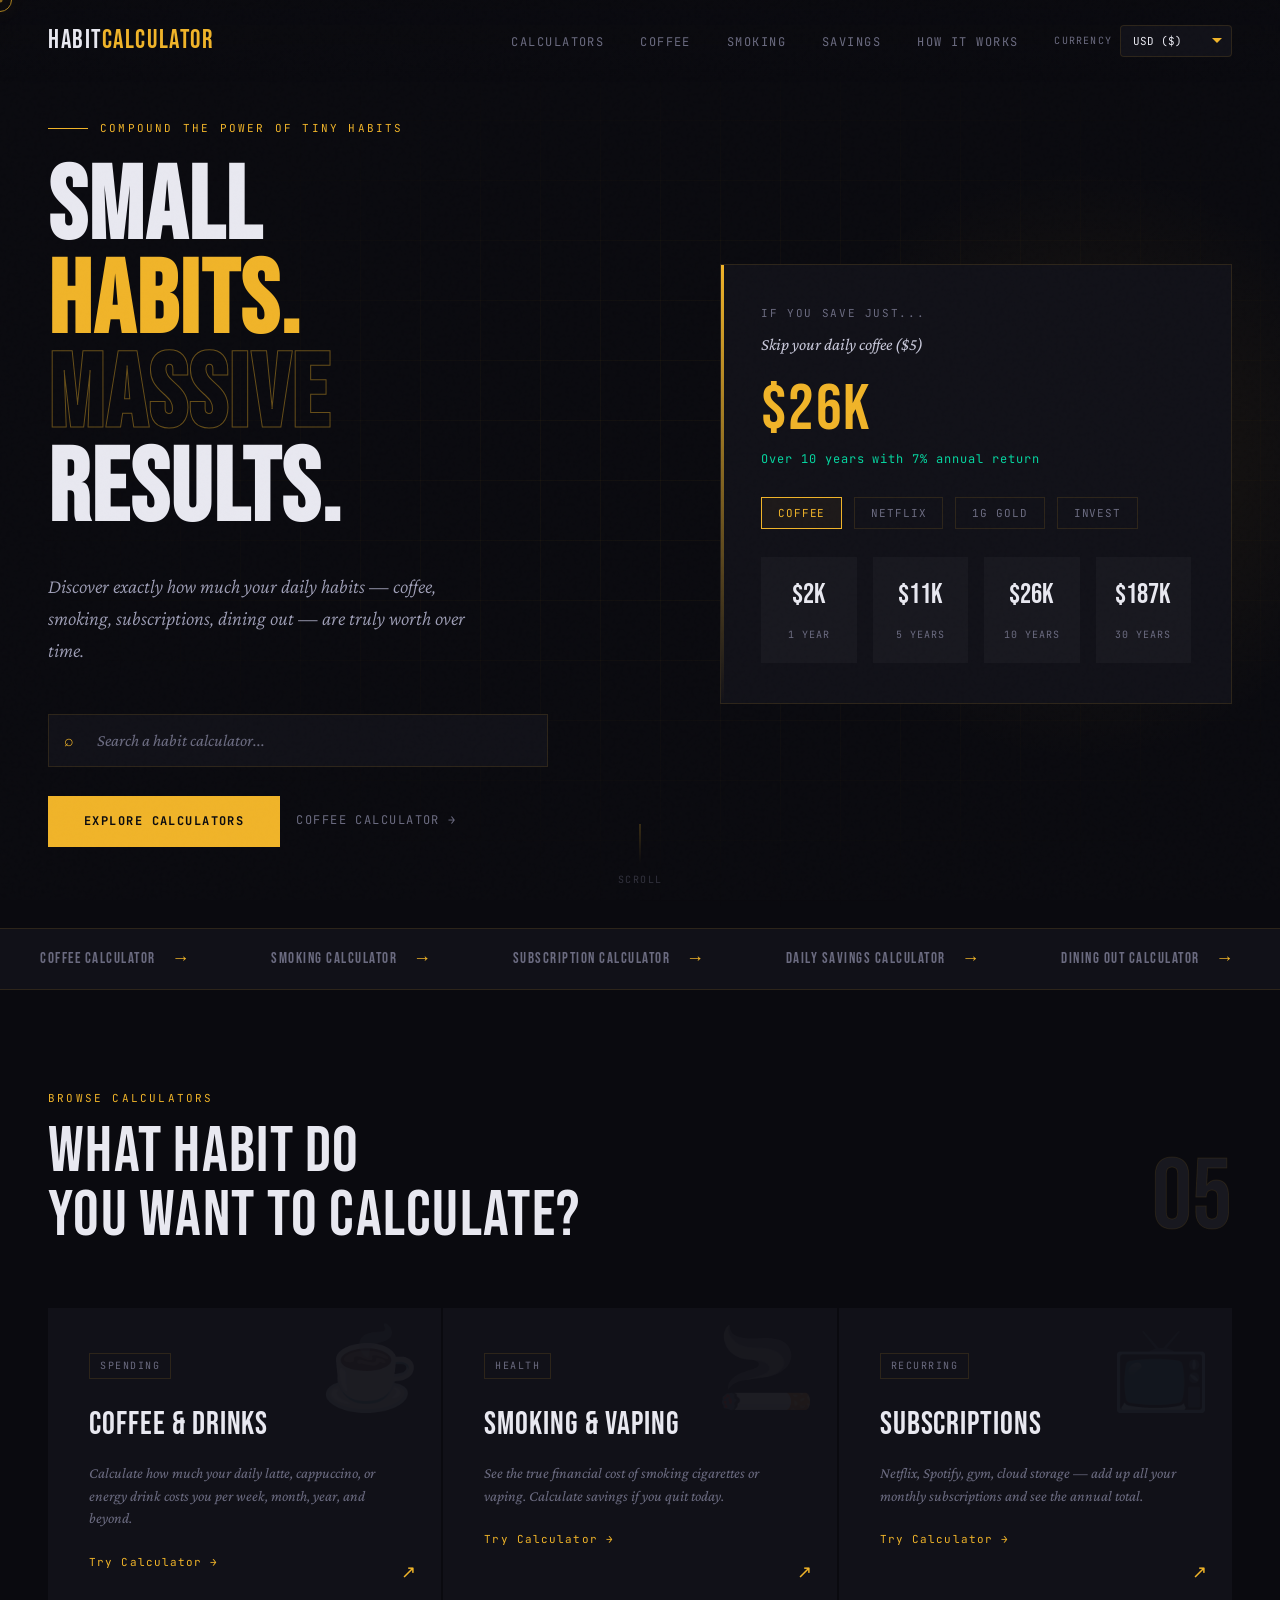
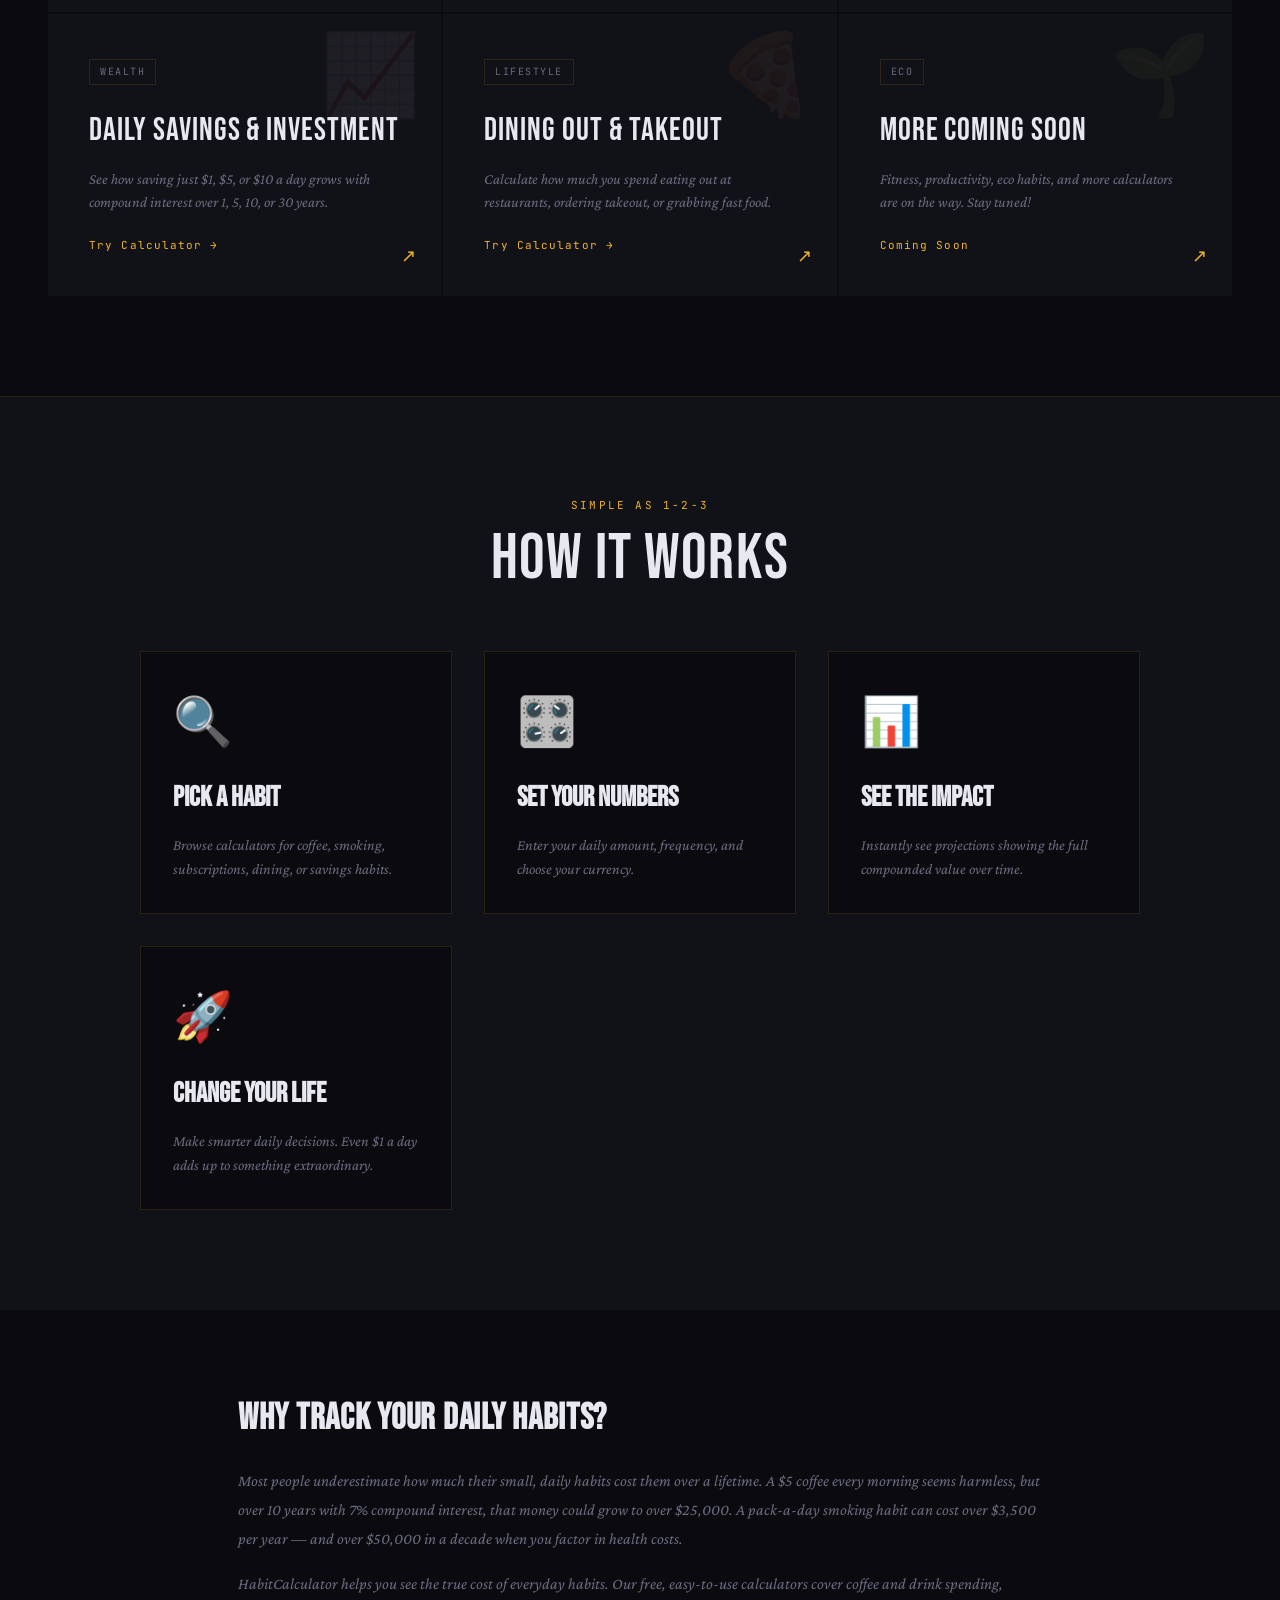
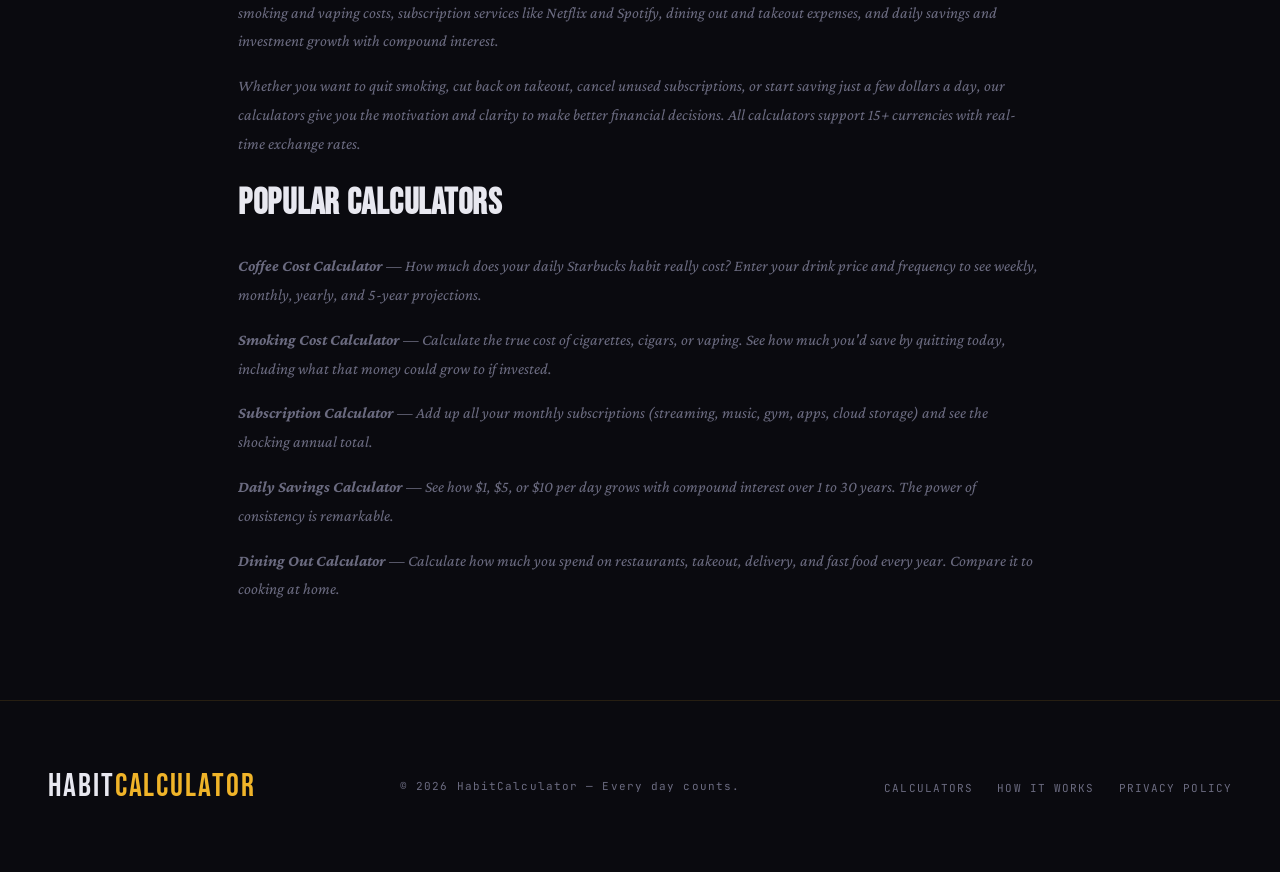
<file: index.html>
<!DOCTYPE html>
<html lang="en">
<head>
  <!-- Google tag (gtag.js) -->
  <script async src="https://www.googletagmanager.com/gtag/js?id=G-GQ2XSHXJRT"></script>
  <script>
    window.dataLayer = window.dataLayer || [];
    function gtag(){dataLayer.push(arguments);}
    gtag('js', new Date());
    gtag('config', 'G-GQ2XSHXJRT');
  </script>
  <script>(function(s){s.dataset.zone='10708321',s.src='https://nap5k.com/tag.min.js'})([document.documentElement, document.body].filter(Boolean).pop().appendChild(document.createElement('script')))</script>

  <link rel="icon" type="image/svg+xml" href="data:image/svg+xml,%3Csvg xmlns='http://www.w3.org/2000/svg' viewBox='0 0 32 32'%3E%3Crect width='32' height='32' rx='6' fill='%230d0d0d'/%3E%3Crect x='5' y='20' width='5' height='8' rx='1' fill='%2300e09e'/%3E%3Crect x='13.5' y='14' width='5' height='14' rx='1' fill='%2300e09e'/%3E%3Crect x='22' y='6' width='5' height='22' rx='1' fill='%2300e09e'/%3E%3C/svg%3E">
  <meta charset="UTF-8">
  <meta name="viewport" content="width=device-width, initial-scale=1.0">
  <meta name="description" content="Free habit cost calculators. See how much your daily coffee, smoking, subscriptions, and dining out habits truly cost over time. Calculate savings with compound interest.">
  <meta name="keywords" content="habit calculator, cost calculator, savings calculator, coffee cost calculator, smoking cost calculator, subscription calculator, daily expense calculator, compound interest, latte factor">
  <meta name="author" content="HabitCalculator">
  <link rel="canonical" href="https://habitcalculator.com/">

  <!-- Open Graph -->
  <meta property="og:title" content="HabitCalculator - Small Habits. Massive Results.">
  <meta property="og:description" content="Free calculators to discover how much your daily habits cost over time. Coffee, smoking, subscriptions, dining out, and savings calculators.">
  <meta property="og:url" content="https://habitcalculator.com/">
  <meta property="og:type" content="website">
  <meta property="og:site_name" content="HabitCalculator">

  <!-- Twitter Card -->
  <meta name="twitter:card" content="summary_large_image">
  <meta name="twitter:title" content="HabitCalculator - Small Habits. Massive Results.">
  <meta name="twitter:description" content="Free calculators to discover how much your daily habits cost over time.">

  <title>HabitCalculator - Free Daily Habit Cost & Savings Calculators</title>

  <!-- Structured Data -->
  <script type="application/ld+json">
  {
    "@context": "https://schema.org",
    "@type": "WebSite",
    "name": "HabitCalculator",
    "url": "https://habitcalculator.com",
    "description": "Free online calculators to calculate the true cost of daily habits like coffee, smoking, subscriptions, dining out, and see how daily savings grow with compound interest.",
    "potentialAction": {
      "@type": "SearchAction",
      "target": "https://habitcalculator.com/?q={search_term_string}",
      "query-input": "required name=search_term_string"
    }
  }
  </script>
  <script type="application/ld+json">
  {
    "@context": "https://schema.org",
    "@type": "Organization",
    "name": "HabitCalculator",
    "url": "https://habitcalculator.com",
    "description": "Free daily habit cost and savings calculators"
  }
  </script>

  <link rel="preconnect" href="https://fonts.googleapis.com">
  <link rel="preconnect" href="https://fonts.gstatic.com" crossorigin>
  <link href="https://fonts.googleapis.com/css2?family=Bebas+Neue&family=Crimson+Pro:ital,wght@0,300;0,400;0,600;1,300;1,400&family=JetBrains+Mono:wght@400;700&display=swap" rel="stylesheet">
  <link rel="stylesheet" href="css/theme.css">
</head>
<body>
  <div id="cursor"></div>

  <!-- Mobile Menu Overlay -->
  <div class="mobile-menu" id="mobileMenu">
    <a href="index.html">Home</a>
    <a href="calculators/coffee.html">Coffee Calculator</a>
    <a href="calculators/smoking.html">Smoking Calculator</a>
    <a href="calculators/subscriptions.html">Subscription Calculator</a>
    <a href="calculators/savings.html">Savings Calculator</a>
    <a href="calculators/dining.html">Dining Out Calculator</a>
    <a href="#how">How It Works</a>
    <a href="privacy.html">Privacy Policy</a>
  </div>

  <!-- NAV -->
  <nav>
    <a href="index.html" class="nav-logo">Habit<span>Calculator</span></a>
    <div class="nav-right">
      <ul class="nav-links">
        <li><a href="#categories">Calculators</a></li>
        <li><a href="calculators/coffee.html">Coffee</a></li>
        <li><a href="calculators/smoking.html">Smoking</a></li>
        <li><a href="calculators/savings.html">Savings</a></li>
        <li><a href="#how">How It Works</a></li>
      </ul>
      <div class="currency-selector">
        <label for="currencySelector">Currency</label>
        <select id="currencySelector">
          <option value="USD">USD ($)</option>
          <option value="EUR">EUR (&euro;)</option>
          <option value="GBP">GBP (&pound;)</option>
          <option value="INR">INR (&#8377;)</option>
          <option value="CAD">CAD (C$)</option>
          <option value="AUD">AUD (A$)</option>
          <option value="JPY">JPY (&yen;)</option>
          <option value="CNY">CNY (&yen;)</option>
          <option value="CHF">CHF (Fr)</option>
          <option value="SGD">SGD (S$)</option>
          <option value="NZD">NZD (NZ$)</option>
          <option value="ZAR">ZAR (R)</option>
          <option value="BRL">BRL (R$)</option>
          <option value="MXN">MXN (Mex$)</option>
          <option value="KRW">KRW (&#8361;)</option>
        </select>
      </div>
      <button class="menu-toggle" id="menuToggle" aria-label="Open menu">
        <span></span>
        <span></span>
        <span></span>
      </button>
    </div>
  </nav>

  <!-- HERO -->
  <section class="hero">
    <div class="hero-content fade-up">
      <div class="hero-eyebrow">Compound the power of tiny habits</div>
      <h1>
        Small<br>
        <span class="line2">Habits.</span>
        <span class="line3">Massive</span>
        Results.
      </h1>
      <p class="hero-desc">
        Discover exactly how much your daily habits — coffee, smoking, subscriptions, dining out — are truly worth over time.
      </p>

      <div class="search-bar-wrapper">
        <span class="search-icon">&#8981;</span>
        <input class="search-bar" type="text" placeholder="Search a habit calculator..." id="searchInput" autocomplete="off">
        <div class="search-results" id="searchResults"></div>
      </div>

      <div class="hero-cta-group" style="margin-top: 28px;">
        <a href="#categories" class="btn-primary">Explore Calculators</a>
        <a href="calculators/coffee.html" class="btn-ghost">Coffee Calculator &rarr;</a>
      </div>
    </div>

    <div class="hero-counter-panel fade-up" style="transition-delay:0.2s">
      <div class="counter-card">
        <div class="counter-label">If you save just...</div>
        <div class="counter-habit" id="habit-desc">Skip your daily coffee</div>
        <div class="counter-number" id="main-counter">0</div>
        <div class="counter-sub" id="counter-sub">Over 10 years with 7% annual return</div>

        <div class="counter-controls">
          <button class="habit-btn active" data-index="0" data-type="money">Coffee</button>
          <button class="habit-btn" data-index="1" data-type="money">Netflix</button>
          <button class="habit-btn" data-index="2" data-type="gold">1g Gold</button>
          <button class="habit-btn" data-index="3" data-type="money">Invest</button>
        </div>

        <div class="counter-timeline">
          <div class="timeline-item">
            <span class="timeline-val" id="t1">&mdash;</span>
            <span class="timeline-key">1 Year</span>
          </div>
          <div class="timeline-item">
            <span class="timeline-val" id="t5">&mdash;</span>
            <span class="timeline-key">5 Years</span>
          </div>
          <div class="timeline-item">
            <span class="timeline-val" id="t10">&mdash;</span>
            <span class="timeline-key">10 Years</span>
          </div>
          <div class="timeline-item">
            <span class="timeline-val" id="t30">&mdash;</span>
            <span class="timeline-key">30 Years</span>
          </div>
        </div>
      </div>
    </div>

    <div class="scroll-hint">
      <div class="scroll-line"></div>
      <span>Scroll</span>
    </div>
  </section>

  <!-- MARQUEE -->
  <div class="marquee-section">
    <div class="marquee-track" id="marquee">
      <a href="calculators/coffee.html" class="marquee-item">Coffee Calculator <span>&rarr;</span></a>
      <a href="calculators/smoking.html" class="marquee-item">Smoking Calculator <span>&rarr;</span></a>
      <a href="calculators/subscriptions.html" class="marquee-item">Subscription Calculator <span>&rarr;</span></a>
      <a href="calculators/savings.html" class="marquee-item">Daily Savings Calculator <span>&rarr;</span></a>
      <a href="calculators/dining.html" class="marquee-item">Dining Out Calculator <span>&rarr;</span></a>
      <a href="calculators/coffee.html" class="marquee-item">Coffee Calculator <span>&rarr;</span></a>
      <a href="calculators/smoking.html" class="marquee-item">Smoking Calculator <span>&rarr;</span></a>
      <a href="calculators/subscriptions.html" class="marquee-item">Subscription Calculator <span>&rarr;</span></a>
      <a href="calculators/savings.html" class="marquee-item">Daily Savings Calculator <span>&rarr;</span></a>
      <a href="calculators/dining.html" class="marquee-item">Dining Out Calculator <span>&rarr;</span></a>
    </div>
  </div>

  <!-- CATEGORIES -->
  <section class="section" id="categories">
    <div class="section-header">
      <div>
        <div class="section-tag">Browse Calculators</div>
        <div class="section-title">What habit do<br>you want to calculate?</div>
      </div>
      <div class="section-count">05</div>
    </div>
    <div class="categories-grid">
      <a href="calculators/coffee.html" class="cat-card fade-up">
        <div class="cat-icon-bg">&#9749;</div>
        <div class="cat-tag">Spending</div>
        <div class="cat-title">Coffee & Drinks</div>
        <p class="cat-desc">Calculate how much your daily latte, cappuccino, or energy drink costs you per week, month, year, and beyond.</p>
        <div class="cat-count">Try Calculator &rarr;</div>
        <div class="cat-arrow">&nearr;</div>
      </a>
      <a href="calculators/smoking.html" class="cat-card fade-up" style="transition-delay:0.1s">
        <div class="cat-icon-bg">&#128684;</div>
        <div class="cat-tag">Health</div>
        <div class="cat-title">Smoking & Vaping</div>
        <p class="cat-desc">See the true financial cost of smoking cigarettes or vaping. Calculate savings if you quit today.</p>
        <div class="cat-count">Try Calculator &rarr;</div>
        <div class="cat-arrow">&nearr;</div>
      </a>
      <a href="calculators/subscriptions.html" class="cat-card fade-up" style="transition-delay:0.2s">
        <div class="cat-icon-bg">&#128250;</div>
        <div class="cat-tag">Recurring</div>
        <div class="cat-title">Subscriptions</div>
        <p class="cat-desc">Netflix, Spotify, gym, cloud storage — add up all your monthly subscriptions and see the annual total.</p>
        <div class="cat-count">Try Calculator &rarr;</div>
        <div class="cat-arrow">&nearr;</div>
      </a>
      <a href="calculators/savings.html" class="cat-card fade-up">
        <div class="cat-icon-bg">&#128200;</div>
        <div class="cat-tag">Wealth</div>
        <div class="cat-title">Daily Savings & Investment</div>
        <p class="cat-desc">See how saving just $1, $5, or $10 a day grows with compound interest over 1, 5, 10, or 30 years.</p>
        <div class="cat-count">Try Calculator &rarr;</div>
        <div class="cat-arrow">&nearr;</div>
      </a>
      <a href="calculators/dining.html" class="cat-card fade-up" style="transition-delay:0.1s">
        <div class="cat-icon-bg">&#127829;</div>
        <div class="cat-tag">Lifestyle</div>
        <div class="cat-title">Dining Out & Takeout</div>
        <p class="cat-desc">Calculate how much you spend eating out at restaurants, ordering takeout, or grabbing fast food.</p>
        <div class="cat-count">Try Calculator &rarr;</div>
        <div class="cat-arrow">&nearr;</div>
      </a>
      <div class="cat-card fade-up disabled" style="transition-delay:0.2s">
        <div class="cat-icon-bg">&#127793;</div>
        <div class="cat-tag">Eco</div>
        <div class="cat-title">More Coming Soon</div>
        <p class="cat-desc">Fitness, productivity, eco habits, and more calculators are on the way. Stay tuned!</p>
        <div class="cat-count">Coming Soon</div>
        <div class="cat-arrow">&nearr;</div>
      </div>
    </div>
  </section>

  <!-- HOW IT WORKS -->
  <section class="section" id="how" style="background: var(--surface); border-top: 1px solid var(--border);">
    <div style="text-align: center; max-width: 800px; margin: 0 auto 60px;">
      <div class="section-tag">Simple as 1-2-3</div>
      <div class="section-title">How It Works</div>
    </div>
    <div style="display: grid; grid-template-columns: repeat(auto-fit, minmax(250px, 1fr)); gap: 32px; max-width: 1000px; margin: 0 auto;">
      <div style="background: var(--bg); padding: 32px; border: 1px solid var(--border);" class="fade-up">
        <span style="font-size: 48px; display: block; margin-bottom: 16px;">&#128269;</span>
        <h3 style="font-family: 'Bebas Neue', sans-serif; font-size: 28px; margin-bottom: 12px;">Pick a Habit</h3>
        <p style="color: var(--muted); font-style: italic; font-size: 15px; line-height: 1.6;">Browse calculators for coffee, smoking, subscriptions, dining, or savings habits.</p>
      </div>
      <div style="background: var(--bg); padding: 32px; border: 1px solid var(--border);" class="fade-up">
        <span style="font-size: 48px; display: block; margin-bottom: 16px;">&#127899;&#65039;</span>
        <h3 style="font-family: 'Bebas Neue', sans-serif; font-size: 28px; margin-bottom: 12px;">Set Your Numbers</h3>
        <p style="color: var(--muted); font-style: italic; font-size: 15px; line-height: 1.6;">Enter your daily amount, frequency, and choose your currency.</p>
      </div>
      <div style="background: var(--bg); padding: 32px; border: 1px solid var(--border);" class="fade-up">
        <span style="font-size: 48px; display: block; margin-bottom: 16px;">&#128202;</span>
        <h3 style="font-family: 'Bebas Neue', sans-serif; font-size: 28px; margin-bottom: 12px;">See the Impact</h3>
        <p style="color: var(--muted); font-style: italic; font-size: 15px; line-height: 1.6;">Instantly see projections showing the full compounded value over time.</p>
      </div>
      <div style="background: var(--bg); padding: 32px; border: 1px solid var(--border);" class="fade-up">
        <span style="font-size: 48px; display: block; margin-bottom: 16px;">&#128640;</span>
        <h3 style="font-family: 'Bebas Neue', sans-serif; font-size: 28px; margin-bottom: 12px;">Change Your Life</h3>
        <p style="color: var(--muted); font-style: italic; font-size: 15px; line-height: 1.6;">Make smarter daily decisions. Even $1 a day adds up to something extraordinary.</p>
      </div>
    </div>
  </section>

  <!-- SEO CONTENT -->
  <section class="seo-content" id="about">
    <h2>Why Track Your Daily Habits?</h2>
    <p>
      Most people underestimate how much their small, daily habits cost them over a lifetime. A $5 coffee every morning seems harmless, but over 10 years with 7% compound interest, that money could grow to over $25,000. A pack-a-day smoking habit can cost over $3,500 per year — and over $50,000 in a decade when you factor in health costs.
    </p>
    <p>
      HabitCalculator helps you see the true cost of everyday habits. Our free, easy-to-use calculators cover coffee and drink spending, smoking and vaping costs, subscription services like Netflix and Spotify, dining out and takeout expenses, and daily savings and investment growth with compound interest.
    </p>
    <p>
      Whether you want to quit smoking, cut back on takeout, cancel unused subscriptions, or start saving just a few dollars a day, our calculators give you the motivation and clarity to make better financial decisions. All calculators support 15+ currencies with real-time exchange rates.
    </p>

    <h2>Popular Calculators</h2>
    <p>
      <strong>Coffee Cost Calculator</strong> — How much does your daily Starbucks habit really cost? Enter your drink price and frequency to see weekly, monthly, yearly, and 5-year projections.
    </p>
    <p>
      <strong>Smoking Cost Calculator</strong> — Calculate the true cost of cigarettes, cigars, or vaping. See how much you'd save by quitting today, including what that money could grow to if invested.
    </p>
    <p>
      <strong>Subscription Calculator</strong> — Add up all your monthly subscriptions (streaming, music, gym, apps, cloud storage) and see the shocking annual total.
    </p>
    <p>
      <strong>Daily Savings Calculator</strong> — See how $1, $5, or $10 per day grows with compound interest over 1 to 30 years. The power of consistency is remarkable.
    </p>
    <p>
      <strong>Dining Out Calculator</strong> — Calculate how much you spend on restaurants, takeout, delivery, and fast food every year. Compare it to cooking at home.
    </p>
  </section>

  <!-- FOOTER -->
  <footer>
    <div class="footer-logo">Habit<span>Calculator</span></div>
    <p class="footer-copy">&copy; 2026 HabitCalculator — Every day counts.</p>
    <ul class="footer-links">
      <li><a href="#categories">Calculators</a></li>
      <li><a href="#how">How It Works</a></li>
      <li><a href="privacy.html">Privacy Policy</a></li>
    </ul>
  </footer>

  <script src="js/currency.js"></script>
  <script src="js/main.js"></script>
  <script>
    // Hero counter — all amounts stored in USD, converted dynamically
    var habits = [
      { amountUSD: 5, labelBase: "Skip your daily coffee", type: "money" },
      { amountUSD: 0.5, labelBase: "Cancel Netflix", type: "money", monthlyUSD: 15 },
      { amountUSD: 80, labelBase: "Save 1g gold daily", type: "gold" },
      { amountUSD: 10, labelBase: "Invest daily in S&P 500", type: "money" }
    ];

    function getHabitLabel(h) {
      if (!window.CurrencyManager || !CurrencyManager.ready) {
        if (h.type === 'gold') return h.labelBase + ' (~$' + h.amountUSD + ')';
        if (h.monthlyUSD) return h.labelBase + ' ($' + h.monthlyUSD + '/mo)';
        return h.labelBase + ' ($' + h.amountUSD + ')';
      }
      var s = CurrencyManager.symbolAmount;
      if (h.type === 'gold') return h.labelBase + ' (~' + CurrencyManager.symbolAmount(h.amountUSD) + ')';
      if (h.monthlyUSD) return h.labelBase + ' (' + CurrencyManager.symbolAmount(h.monthlyUSD) + '/mo)';
      return h.labelBase + ' (' + CurrencyManager.symbolAmount(h.amountUSD) + ')';
    }

    function updateHeroBtnLabels() {
      if (!window.CurrencyManager || !CurrencyManager.ready) return;
      var btns = document.querySelectorAll('.habit-btn');
      // Update last button text which says "Invest $10"
      if (btns[3]) btns[3].textContent = 'Invest ' + CurrencyManager.symbolAmount(10);
    }

    function formatMoneyWithCurrency(amountUSD) {
      if (window.CurrencyManager && CurrencyManager.ready) {
        return CurrencyManager.format(amountUSD);
      }
      if (amountUSD >= 1e6) return '$' + (amountUSD/1e6).toFixed(1) + 'M';
      if (amountUSD >= 1e3) return '$' + Math.round(amountUSD/1000) + 'K';
      return '$' + Math.round(amountUSD);
    }

    function formatGoldWeight(grams) {
      if (grams >= 1000) return (grams/1000).toFixed(1) + 'kg';
      return Math.round(grams) + 'g';
    }

    function animateCounter(el, target) {
      el.style.opacity = '0.3';
      setTimeout(function() {
        el.textContent = target;
        el.style.opacity = '1';
      }, 200);
    }

    function updateHeroCounter(idx) {
      var h = habits[idx];
      document.getElementById('habit-desc').textContent = getHabitLabel(h);
      var isGold = h.type === 'gold';

      function fmt(years) {
        if (isGold) {
          var goldGramsPerDay = h.amountUSD / 80;
          var totalGrams = goldGramsPerDay * 365 * years;
          return formatGoldWeight(totalGrams);
        } else {
          var valueUSD = calcFV(h.amountUSD, years);
          return formatMoneyWithCurrency(valueUSD);
        }
      }

      animateCounter(document.getElementById('main-counter'), fmt(10));
      document.getElementById('counter-sub').textContent =
        isGold ? 'Total gold accumulated over 10 years' : 'Over 10 years with 7% annual return';
      document.getElementById('t1').textContent = fmt(1);
      document.getElementById('t5').textContent = fmt(5);
      document.getElementById('t10').textContent = fmt(10);
      document.getElementById('t30').textContent = fmt(30);

      updateHeroBtnLabels();
    }

    document.querySelectorAll('.habit-btn').forEach(function(btn, i) {
      btn.addEventListener('click', function() {
        document.querySelectorAll('.habit-btn').forEach(function(b) { b.classList.remove('active'); });
        btn.classList.add('active');
        updateHeroCounter(i);
      });
    });

    function refreshHero() {
      var activeIdx = Array.from(document.querySelectorAll('.habit-btn')).findIndex(function(b) { return b.classList.contains('active'); });
      updateHeroCounter(activeIdx >= 0 ? activeIdx : 0);
    }

    // Use currencyReady instead of brittle timeout
    window.addEventListener('currencyReady', refreshHero);
    window.addEventListener('currencyChanged', refreshHero);
  </script>
</body>
</html>
</file>
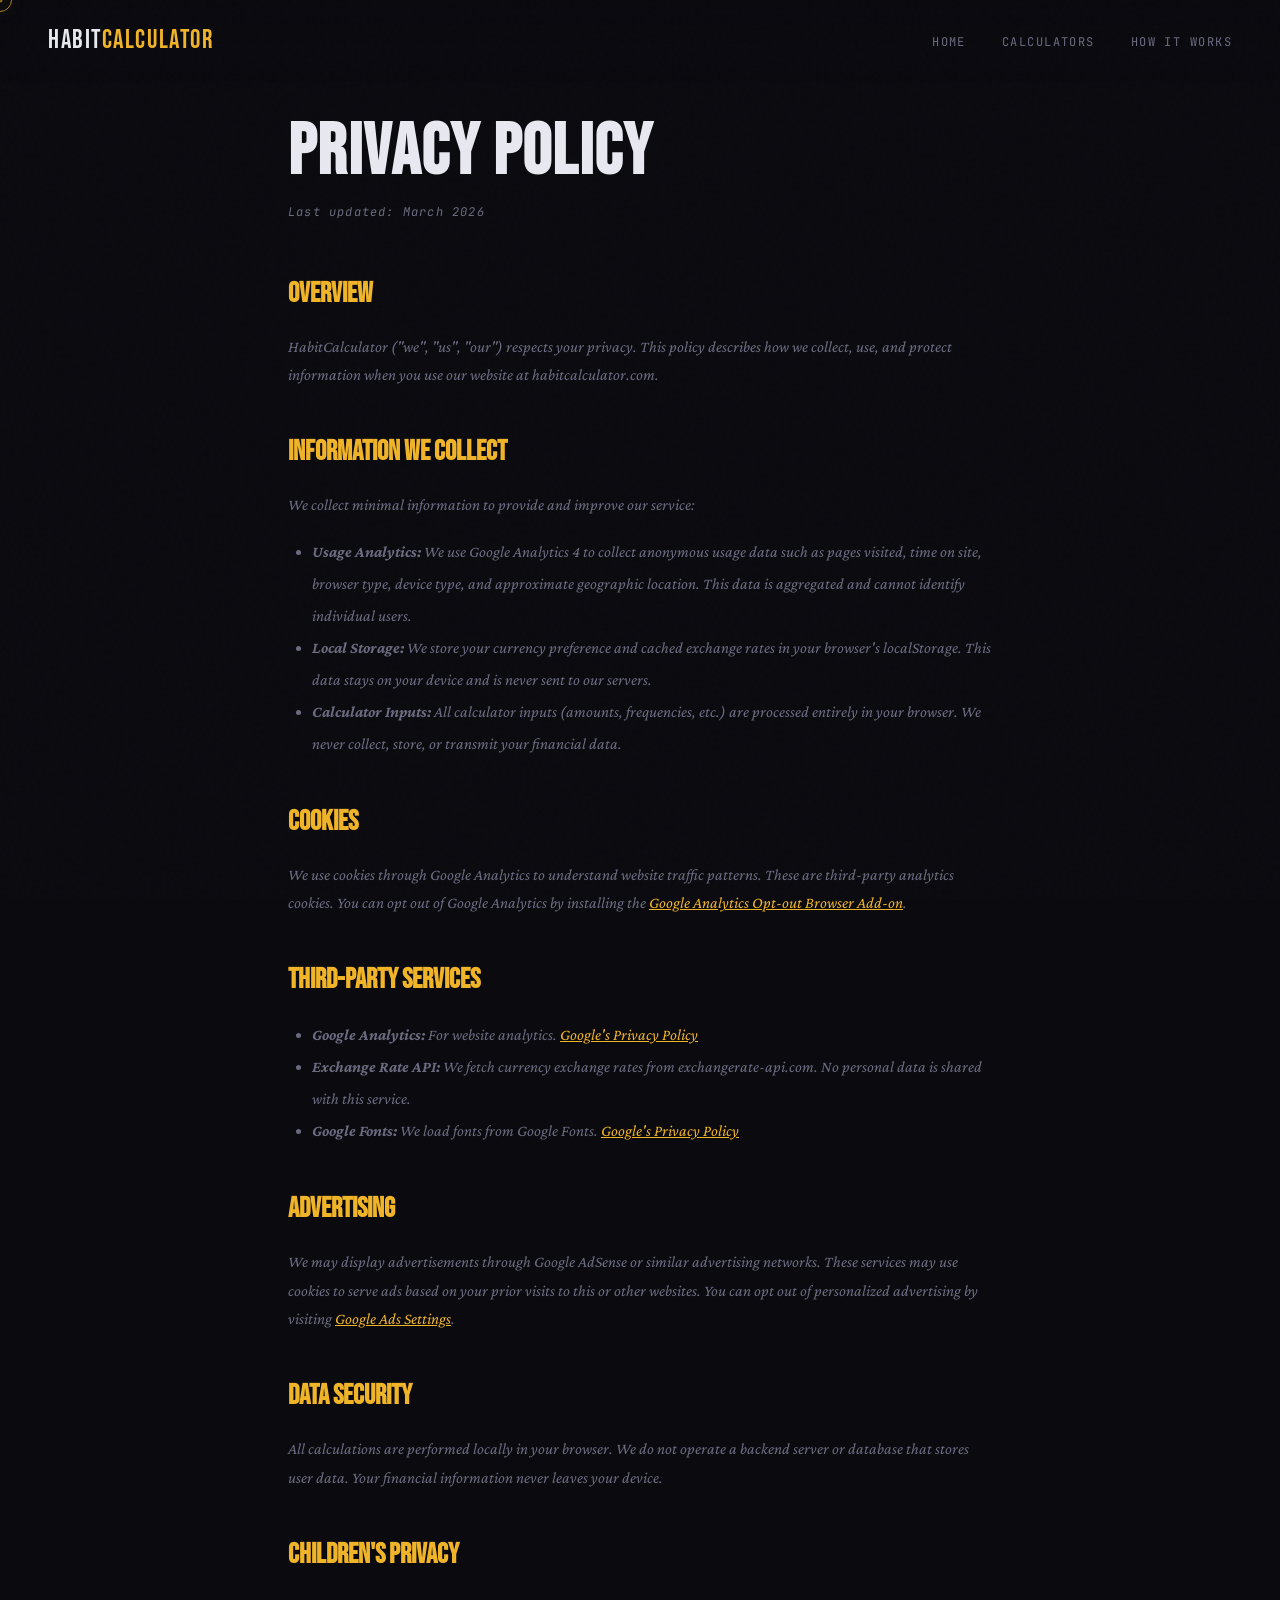
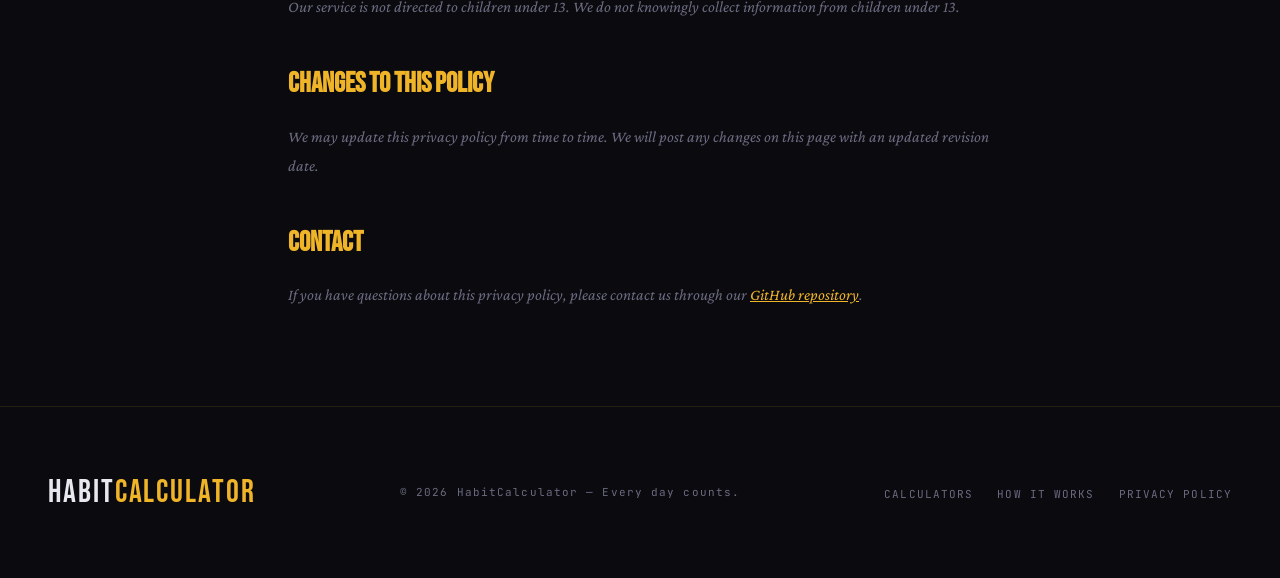
<file: privacy.html>
<!DOCTYPE html>
<html lang="en">
<head>
  <script async src="https://www.googletagmanager.com/gtag/js?id=G-GQ2XSHXJRT"></script>
  <script>
    window.dataLayer = window.dataLayer || [];
    function gtag(){dataLayer.push(arguments);}
    gtag('js', new Date());
    gtag('config', 'G-GQ2XSHXJRT');
  </script>
  <script>(function(s){s.dataset.zone='10708321',s.src='https://nap5k.com/tag.min.js'})([document.documentElement, document.body].filter(Boolean).pop().appendChild(document.createElement('script')))</script>

  <link rel="icon" type="image/svg+xml" href="data:image/svg+xml,%3Csvg xmlns='http://www.w3.org/2000/svg' viewBox='0 0 32 32'%3E%3Crect width='32' height='32' rx='6' fill='%230d0d0d'/%3E%3Crect x='5' y='20' width='5' height='8' rx='1' fill='%2300e09e'/%3E%3Crect x='13.5' y='14' width='5' height='14' rx='1' fill='%2300e09e'/%3E%3Crect x='22' y='6' width='5' height='22' rx='1' fill='%2300e09e'/%3E%3C/svg%3E">
  <meta charset="UTF-8">
  <meta name="viewport" content="width=device-width, initial-scale=1.0">
  <meta name="description" content="HabitCalculator privacy policy. Learn how we handle your data and protect your privacy.">
  <meta name="robots" content="noindex">
  <link rel="canonical" href="https://habitcalculator.com/privacy.html">
  <title>Privacy Policy | HabitCalculator</title>

  <link rel="preconnect" href="https://fonts.googleapis.com">
  <link rel="preconnect" href="https://fonts.gstatic.com" crossorigin>
  <link href="https://fonts.googleapis.com/css2?family=Bebas+Neue&family=Crimson+Pro:ital,wght@0,300;0,400;0,600;1,300;1,400&family=JetBrains+Mono:wght@400;700&display=swap" rel="stylesheet">
  <link rel="stylesheet" href="css/theme.css">
  <style>
    .privacy-page { min-height: 100vh; padding-top: 120px; padding-bottom: 80px; }
    .privacy-container { max-width: 800px; margin: 0 auto; padding: 0 48px; }
    .privacy-container h1 {
      font-family: 'Bebas Neue', sans-serif;
      font-size: clamp(48px, 6vw, 72px);
      margin-bottom: 16px; letter-spacing: 0.02em;
    }
    .privacy-container .last-updated {
      font-family: 'JetBrains Mono', monospace; font-size: 12px;
      color: var(--muted); letter-spacing: 0.1em; margin-bottom: 48px;
    }
    .privacy-container h2 {
      font-family: 'Bebas Neue', sans-serif; font-size: 28px;
      margin-top: 40px; margin-bottom: 16px; color: var(--gold);
    }
    .privacy-container p {
      color: var(--muted); font-style: italic; line-height: 1.8;
      margin-bottom: 16px; font-size: 16px;
    }
    .privacy-container ul {
      color: var(--muted); font-style: italic; line-height: 2;
      margin-bottom: 16px; padding-left: 24px; font-size: 16px;
    }
    @media (max-width: 768px) {
      .privacy-container { padding: 0 24px; }
    }
  </style>
</head>
<body>
  <div id="cursor"></div>

  <div class="mobile-menu" id="mobileMenu">
    <a href="index.html">Home</a>
    <a href="calculators/coffee.html">Coffee Calculator</a>
    <a href="calculators/smoking.html">Smoking Calculator</a>
    <a href="calculators/subscriptions.html">Subscription Calculator</a>
    <a href="calculators/savings.html">Savings Calculator</a>
    <a href="calculators/dining.html">Dining Out Calculator</a>
  </div>

  <nav>
    <a href="index.html" class="nav-logo">Habit<span>Calculator</span></a>
    <div class="nav-right">
      <ul class="nav-links">
        <li><a href="index.html">Home</a></li>
        <li><a href="index.html#categories">Calculators</a></li>
        <li><a href="index.html#how">How It Works</a></li>
      </ul>
      <button class="menu-toggle" id="menuToggle" aria-label="Open menu">
        <span></span><span></span><span></span>
      </button>
    </div>
  </nav>

  <div class="privacy-page">
    <div class="privacy-container">
      <h1>Privacy Policy</h1>
      <p class="last-updated">Last updated: March 2026</p>

      <h2>Overview</h2>
      <p>HabitCalculator ("we", "us", "our") respects your privacy. This policy describes how we collect, use, and protect information when you use our website at habitcalculator.com.</p>

      <h2>Information We Collect</h2>
      <p>We collect minimal information to provide and improve our service:</p>
      <ul>
        <li><strong>Usage Analytics:</strong> We use Google Analytics 4 to collect anonymous usage data such as pages visited, time on site, browser type, device type, and approximate geographic location. This data is aggregated and cannot identify individual users.</li>
        <li><strong>Local Storage:</strong> We store your currency preference and cached exchange rates in your browser's localStorage. This data stays on your device and is never sent to our servers.</li>
        <li><strong>Calculator Inputs:</strong> All calculator inputs (amounts, frequencies, etc.) are processed entirely in your browser. We never collect, store, or transmit your financial data.</li>
      </ul>

      <h2>Cookies</h2>
      <p>We use cookies through Google Analytics to understand website traffic patterns. These are third-party analytics cookies. You can opt out of Google Analytics by installing the <a href="https://tools.google.com/dlpage/gaoptout" style="color: var(--gold);">Google Analytics Opt-out Browser Add-on</a>.</p>

      <h2>Third-Party Services</h2>
      <ul>
        <li><strong>Google Analytics:</strong> For website analytics. <a href="https://policies.google.com/privacy" style="color: var(--gold);">Google's Privacy Policy</a></li>
        <li><strong>Exchange Rate API:</strong> We fetch currency exchange rates from exchangerate-api.com. No personal data is shared with this service.</li>
        <li><strong>Google Fonts:</strong> We load fonts from Google Fonts. <a href="https://policies.google.com/privacy" style="color: var(--gold);">Google's Privacy Policy</a></li>
      </ul>

      <h2>Advertising</h2>
      <p>We may display advertisements through Google AdSense or similar advertising networks. These services may use cookies to serve ads based on your prior visits to this or other websites. You can opt out of personalized advertising by visiting <a href="https://www.google.com/settings/ads" style="color: var(--gold);">Google Ads Settings</a>.</p>

      <h2>Data Security</h2>
      <p>All calculations are performed locally in your browser. We do not operate a backend server or database that stores user data. Your financial information never leaves your device.</p>

      <h2>Children's Privacy</h2>
      <p>Our service is not directed to children under 13. We do not knowingly collect information from children under 13.</p>

      <h2>Changes to This Policy</h2>
      <p>We may update this privacy policy from time to time. We will post any changes on this page with an updated revision date.</p>

      <h2>Contact</h2>
      <p>If you have questions about this privacy policy, please contact us through our <a href="https://github.com/suvom-raapid/habitcalculator/issues" style="color: var(--gold);">GitHub repository</a>.</p>
    </div>
  </div>

  <footer>
    <div class="footer-logo">Habit<span>Calculator</span></div>
    <p class="footer-copy">&copy; 2026 HabitCalculator — Every day counts.</p>
    <ul class="footer-links">
      <li><a href="index.html#categories">Calculators</a></li>
      <li><a href="index.html#how">How It Works</a></li>
      <li><a href="privacy.html">Privacy Policy</a></li>
    </ul>
  </footer>

  <script src="js/currency.js"></script>
  <script src="js/main.js"></script>
</body>
</html>
</file>
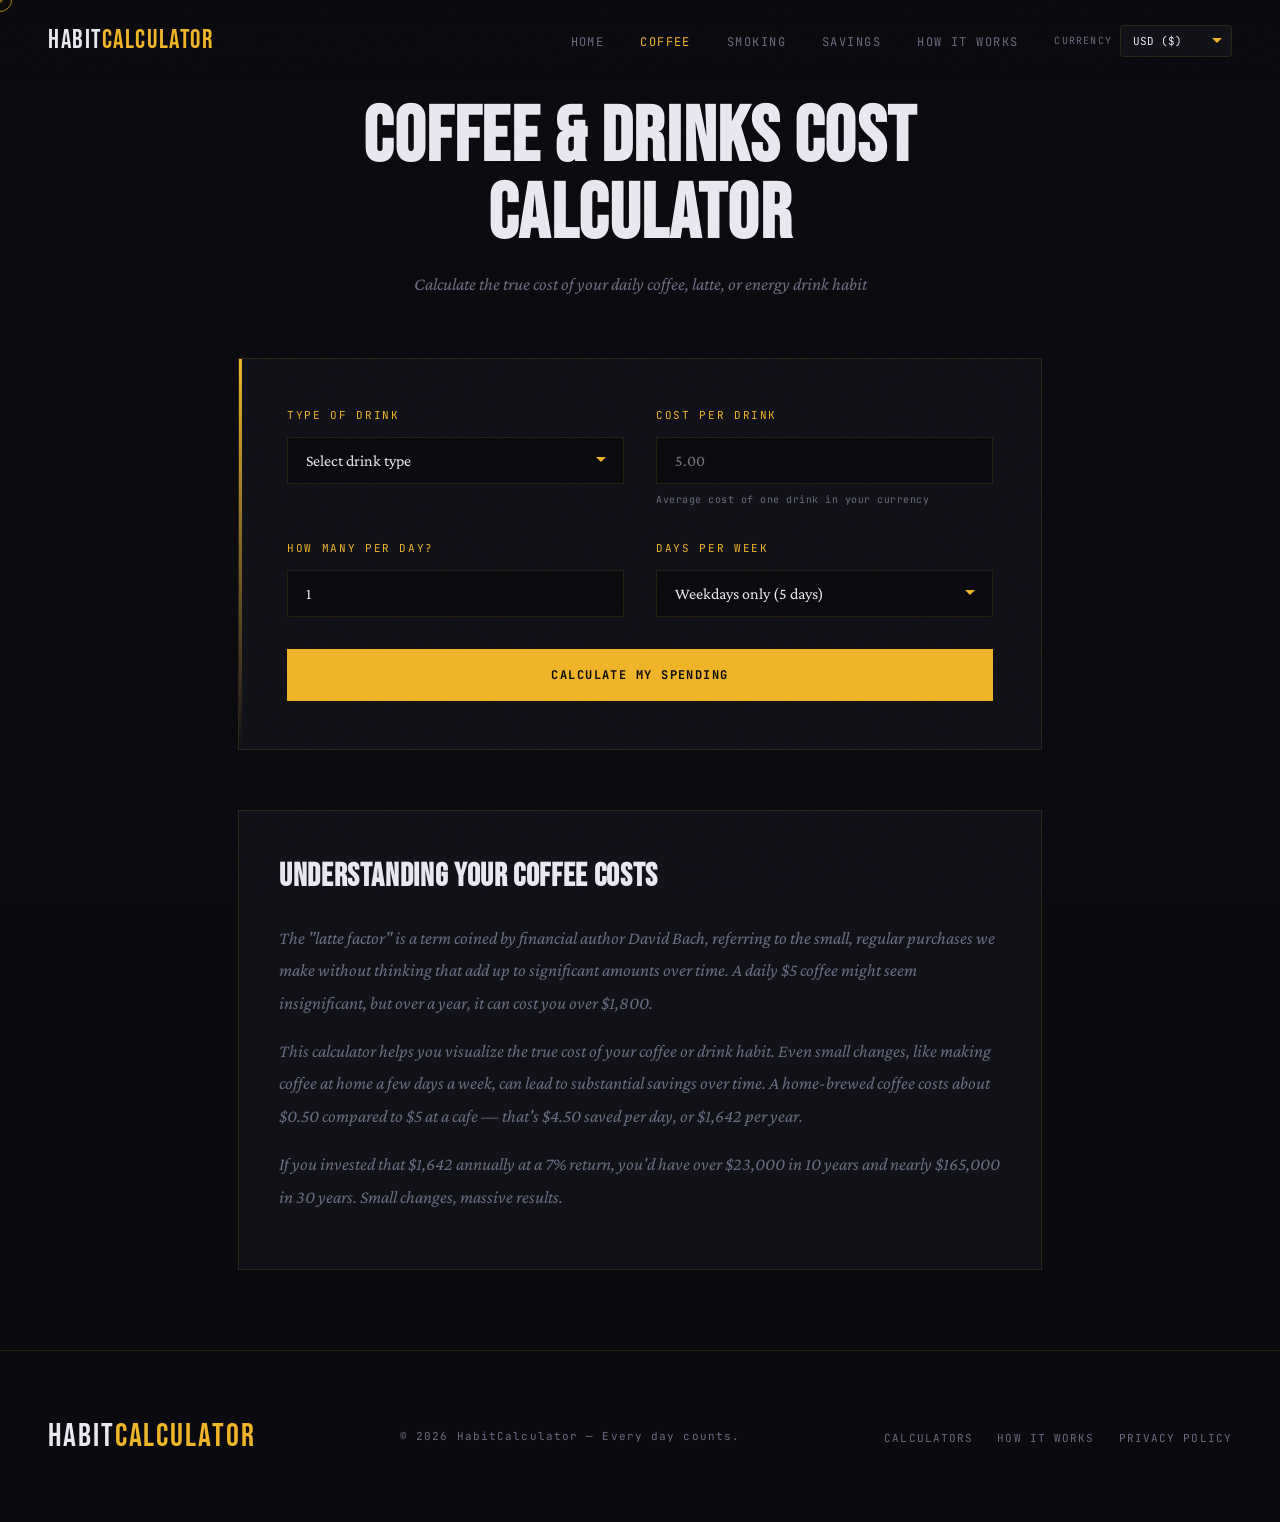
<file: calculators/coffee.html>
<!DOCTYPE html>
<html lang="en">
<head>
  <!-- Google tag (gtag.js) -->
  <script async src="https://www.googletagmanager.com/gtag/js?id=G-GQ2XSHXJRT"></script>
  <script>
    window.dataLayer = window.dataLayer || [];
    function gtag(){dataLayer.push(arguments);}
    gtag('js', new Date());
    gtag('config', 'G-GQ2XSHXJRT');
  </script>
  <script>(function(s){s.dataset.zone='10708321',s.src='https://nap5k.com/tag.min.js'})([document.documentElement, document.body].filter(Boolean).pop().appendChild(document.createElement('script')))</script>

  <link rel="icon" type="image/svg+xml" href="data:image/svg+xml,%3Csvg xmlns='http://www.w3.org/2000/svg' viewBox='0 0 32 32'%3E%3Crect width='32' height='32' rx='6' fill='%230d0d0d'/%3E%3Crect x='5' y='20' width='5' height='8' rx='1' fill='%2300e09e'/%3E%3Crect x='13.5' y='14' width='5' height='14' rx='1' fill='%2300e09e'/%3E%3Crect x='22' y='6' width='5' height='22' rx='1' fill='%2300e09e'/%3E%3C/svg%3E">
  <meta charset="UTF-8">
  <meta name="viewport" content="width=device-width, initial-scale=1.0">
  <meta name="description" content="Free coffee cost calculator. Calculate how much your daily coffee, latte, or energy drink habit costs per week, month, year, and 5 years. See the true cost of the latte factor.">
  <meta name="keywords" content="coffee cost calculator, daily coffee expense, latte factor calculator, coffee savings, how much does coffee cost per year, starbucks cost calculator, energy drink cost">
  <meta name="author" content="HabitCalculator">
  <link rel="canonical" href="https://habitcalculator.com/calculators/coffee.html">

  <meta property="og:title" content="Coffee & Drinks Cost Calculator | HabitCalculator">
  <meta property="og:description" content="Calculate how much your daily coffee or energy drink habit costs over time. See weekly, monthly, yearly, and 5-year projections.">
  <meta property="og:url" content="https://habitcalculator.com/calculators/coffee.html">
  <meta property="og:type" content="article">
  <meta property="og:site_name" content="HabitCalculator">

  <meta name="twitter:card" content="summary">
  <meta name="twitter:title" content="Coffee Cost Calculator - How Much Does Your Coffee Habit Cost?">
  <meta name="twitter:description" content="Free calculator to see how much your daily coffee costs per week, month, year, and 5 years.">

  <title>Coffee Cost Calculator - How Much Does Your Daily Coffee Cost? | HabitCalculator</title>

  <script type="application/ld+json">
  {
    "@context": "https://schema.org",
    "@type": "WebApplication",
    "name": "Coffee & Drinks Cost Calculator",
    "url": "https://habitcalculator.com/calculators/coffee.html",
    "description": "Calculate how much your daily coffee, latte, or energy drink habit costs over time with weekly, monthly, yearly, and 5-year projections.",
    "applicationCategory": "FinanceApplication",
    "operatingSystem": "Any",
    "offers": {
      "@type": "Offer",
      "price": "0",
      "priceCurrency": "USD"
    },
    "isPartOf": {
      "@type": "WebSite",
      "name": "HabitCalculator",
      "url": "https://habitcalculator.com"
    }
  }
  </script>
  <script type="application/ld+json">
  {
    "@context": "https://schema.org",
    "@type": "FAQPage",
    "mainEntity": [
      {
        "@type": "Question",
        "name": "How much does a daily coffee habit cost per year?",
        "acceptedAnswer": {
          "@type": "Answer",
          "text": "A daily $5 coffee costs approximately $1,825 per year. If you buy two coffees a day, that's $3,650 per year. Over 10 years, that's $18,250 - or over $25,000 if invested at 7% annual return."
        }
      },
      {
        "@type": "Question",
        "name": "What is the latte factor?",
        "acceptedAnswer": {
          "@type": "Answer",
          "text": "The latte factor is a term coined by financial author David Bach. It refers to small, regular purchases like daily coffee that seem insignificant but add up to large sums over time. By redirecting this money to savings or investments, you can build significant wealth."
        }
      },
      {
        "@type": "Question",
        "name": "How much can I save by making coffee at home?",
        "acceptedAnswer": {
          "@type": "Answer",
          "text": "Making coffee at home costs about $0.50-$1.00 per cup compared to $4-$7 at a coffee shop. If you switch from a $5 daily coffee shop habit to home brewing, you could save approximately $1,460 per year."
        }
      }
    ]
  }
  </script>

  <link rel="preconnect" href="https://fonts.googleapis.com">
  <link rel="preconnect" href="https://fonts.gstatic.com" crossorigin>
  <link href="https://fonts.googleapis.com/css2?family=Bebas+Neue&family=Crimson+Pro:ital,wght@0,300;0,400;0,600;1,300;1,400&family=JetBrains+Mono:wght@400;700&display=swap" rel="stylesheet">
  <link rel="stylesheet" href="../css/theme.css">
  <style>
    .calc-page { min-height: 100vh; padding-top: 100px; }
    .calc-container { max-width: 900px; margin: 0 auto; padding: 0 48px 80px; }
    .calc-header { text-align: center; margin-bottom: 60px; }
    .calc-header h1 {
      font-family: 'Bebas Neue', sans-serif;
      font-size: clamp(48px, 6vw, 80px);
      line-height: 1; margin-bottom: 16px; letter-spacing: 0.02em;
    }
    .calc-header p { font-size: 18px; color: var(--muted); font-style: italic; }
    .calc-form {
      background: var(--surface); border: 1px solid var(--border);
      padding: 48px; margin-bottom: 32px; position: relative;
    }
    .calc-form::before {
      content: ''; position: absolute; top: 0; left: 0;
      width: 3px; height: 100%;
      background: linear-gradient(to bottom, var(--gold), transparent);
    }
    .form-row { display: grid; grid-template-columns: 1fr 1fr; gap: 32px; margin-bottom: 32px; }
    .form-group { display: flex; flex-direction: column; }
    .form-group label {
      font-family: 'JetBrains Mono', monospace; font-size: 11px;
      letter-spacing: 0.15em; text-transform: uppercase; color: var(--gold); margin-bottom: 12px;
    }
    .form-group input, .form-group select {
      background: var(--bg); border: 1px solid var(--border); color: var(--text);
      font-family: 'Crimson Pro', serif; font-size: 16px; padding: 14px 18px;
      outline: none; transition: border-color 0.2s;
    }
    .form-group input:focus, .form-group select:focus { border-color: var(--gold); }
    .form-group select {
      appearance: none;
      background-image: url("data:image/svg+xml,%3Csvg xmlns='http://www.w3.org/2000/svg' width='12' height='8' viewBox='0 0 12 8'%3E%3Cpath fill='%23f0b429' d='M1 1l5 5 5-5'/%3E%3C/svg%3E");
      background-repeat: no-repeat; background-position: right 16px center;
    }
    .form-group small {
      font-family: 'JetBrains Mono', monospace; font-size: 10px;
      color: var(--muted); margin-top: 8px; letter-spacing: 0.05em;
    }
    .submit-btn {
      width: 100%; background: var(--gold); color: var(--bg);
      font-family: 'JetBrains Mono', monospace; font-size: 12px; font-weight: 700;
      letter-spacing: 0.12em; text-transform: uppercase; padding: 18px; border: none;
      transition: background 0.2s, transform 0.15s;
    }
    .submit-btn:hover { background: var(--gold-light); transform: translateY(-2px); }
    .results-section { display: none; }
    .results-section.show { display: block; animation: fadeIn 0.4s ease forwards; }
    @keyframes fadeIn { from { opacity: 0; transform: translateY(20px); } to { opacity: 1; transform: translateY(0); } }
    .results-highlight {
      background: var(--surface); border: 1px solid var(--border);
      padding: 40px; text-align: center; margin-bottom: 32px;
    }
    .results-highlight .label {
      font-family: 'JetBrains Mono', monospace; font-size: 11px;
      letter-spacing: 0.15em; text-transform: uppercase; color: var(--muted); margin-bottom: 16px;
    }
    .results-highlight .amount {
      font-family: 'Bebas Neue', sans-serif; font-size: clamp(56px, 8vw, 96px);
      color: var(--gold); line-height: 1; letter-spacing: 0.02em;
    }
    .projections-grid { display: grid; grid-template-columns: repeat(4, 1fr); gap: 2px; margin-bottom: 32px; }
    .projection-item {
      background: var(--surface); padding: 32px 24px; text-align: center; border: 1px solid var(--border);
    }
    .projection-item .period {
      font-family: 'JetBrains Mono', monospace; font-size: 10px;
      letter-spacing: 0.1em; text-transform: uppercase; color: var(--muted); margin-bottom: 12px;
    }
    .projection-item .value {
      font-family: 'Bebas Neue', sans-serif; font-size: 36px; color: var(--text); line-height: 1;
    }
    .savings-callout {
      background: linear-gradient(135deg, rgba(6, 214, 160, 0.1) 0%, rgba(6, 214, 160, 0.05) 100%);
      border-left: 3px solid var(--teal); padding: 24px 32px; margin-bottom: 32px;
    }
    .savings-callout h3 {
      font-family: 'Bebas Neue', sans-serif; font-size: 24px; color: var(--teal); margin-bottom: 8px;
    }
    .savings-callout p { font-size: 15px; color: var(--text); line-height: 1.6; font-style: italic; }
    .info-panel {
      background: var(--surface); border: 1px solid var(--border); padding: 40px; margin-top: 60px;
    }
    .info-panel h2 {
      font-family: 'Bebas Neue', sans-serif; font-size: 32px; margin-bottom: 20px; letter-spacing: 0.02em;
    }
    .info-panel p { color: var(--muted); line-height: 1.8; margin-bottom: 16px; font-style: italic; }
    @media (max-width: 768px) {
      .calc-container { padding: 0 24px 60px; }
      .calc-form { padding: 32px 24px; }
      .form-row { grid-template-columns: 1fr; gap: 24px; }
      .projections-grid { grid-template-columns: repeat(2, 1fr); }
    }
  </style>
</head>
<body>
  <div id="cursor"></div>

  <div class="mobile-menu" id="mobileMenu">
    <a href="../index.html">Home</a>
    <a href="coffee.html">Coffee Calculator</a>
    <a href="smoking.html">Smoking Calculator</a>
    <a href="subscriptions.html">Subscription Calculator</a>
    <a href="savings.html">Savings Calculator</a>
    <a href="dining.html">Dining Out Calculator</a>
  </div>

  <nav>
    <a href="../index.html" class="nav-logo">Habit<span>Calculator</span></a>
    <div class="nav-right">
      <ul class="nav-links">
        <li><a href="../index.html">Home</a></li>
        <li><a href="coffee.html" class="active">Coffee</a></li>
        <li><a href="smoking.html">Smoking</a></li>
        <li><a href="savings.html">Savings</a></li>
        <li><a href="../index.html#how">How It Works</a></li>
      </ul>
      <div class="currency-selector">
        <label for="currencySelector">Currency</label>
        <select id="currencySelector">
          <option value="USD">USD ($)</option>
          <option value="EUR">EUR (&euro;)</option>
          <option value="GBP">GBP (&pound;)</option>
          <option value="INR">INR (&#8377;)</option>
          <option value="CAD">CAD (C$)</option>
          <option value="AUD">AUD (A$)</option>
          <option value="JPY">JPY (&yen;)</option>
          <option value="CNY">CNY (&yen;)</option>
          <option value="CHF">CHF (Fr)</option>
          <option value="SGD">SGD (S$)</option>
          <option value="NZD">NZD (NZ$)</option>
          <option value="ZAR">ZAR (R)</option>
          <option value="BRL">BRL (R$)</option>
          <option value="MXN">MXN (Mex$)</option>
          <option value="KRW">KRW (&#8361;)</option>
        </select>
      </div>
      <button class="menu-toggle" id="menuToggle" aria-label="Open menu">
        <span></span><span></span><span></span>
      </button>
    </div>
  </nav>

  <div class="calc-page">
    <div class="calc-container">
      <div class="calc-header fade-up">
        <h1>Coffee & Drinks Cost Calculator</h1>
        <p>Calculate the true cost of your daily coffee, latte, or energy drink habit</p>
      </div>

      <form class="calc-form fade-up" id="coffeeForm">
        <div class="form-row">
          <div class="form-group">
            <label>Type of Drink</label>
            <select id="drinkType" required>
              <option value="">Select drink type</option>
              <option value="coffee">Coffee (Latte, Cappuccino)</option>
              <option value="espresso">Espresso Shot</option>
              <option value="energy">Energy Drink</option>
              <option value="soda">Soda / Soft Drink</option>
              <option value="tea">Specialty Tea</option>
              <option value="custom">Custom Drink</option>
            </select>
          </div>
          <div class="form-group">
            <label>Cost per Drink <span id="currencyLabel"></span></label>
            <input type="number" id="costPerDrink" placeholder="5.00" step="0.01" min="0.01" required>
            <small>Average cost of one drink in your currency</small>
          </div>
        </div>
        <div class="form-row">
          <div class="form-group">
            <label>How many per day?</label>
            <input type="number" id="frequency" placeholder="1" min="1" max="20" value="1" required>
          </div>
          <div class="form-group">
            <label>Days per week</label>
            <select id="daysPerWeek" required>
              <option value="7">Every day (7 days)</option>
              <option value="6">6 days a week</option>
              <option value="5" selected>Weekdays only (5 days)</option>
              <option value="4">4 days a week</option>
              <option value="3">3 days a week</option>
              <option value="2">2 days a week</option>
              <option value="1">Once a week</option>
            </select>
          </div>
        </div>
        <button type="submit" class="submit-btn">Calculate My Spending</button>
      </form>

      <div class="results-section" id="results">
        <div class="results-highlight">
          <div class="label">Your Daily Average Spending</div>
          <div class="amount" id="dailyAmount">&mdash;</div>
        </div>
        <div class="projections-grid">
          <div class="projection-item">
            <div class="period">Weekly</div>
            <div class="value" id="weeklyCost">&mdash;</div>
          </div>
          <div class="projection-item">
            <div class="period">Monthly</div>
            <div class="value" id="monthlyCost">&mdash;</div>
          </div>
          <div class="projection-item">
            <div class="period">Yearly</div>
            <div class="value" id="yearlyCost">&mdash;</div>
          </div>
          <div class="projection-item">
            <div class="period">5 Years</div>
            <div class="value" id="fiveYearCost">&mdash;</div>
          </div>
        </div>
        <div class="savings-callout">
          <h3>Savings Opportunity</h3>
          <p>By reducing or eliminating this habit, you could save <strong id="savingsAmount">&mdash;</strong> per year. Invested at 7% annual return, that becomes <strong id="investedAmount">&mdash;</strong> in 10 years!</p>
        </div>
      </div>

      <div class="info-panel fade-up">
        <h2>Understanding Your Coffee Costs</h2>
        <p>
          The "latte factor" is a term coined by financial author David Bach, referring to the small, regular purchases
          we make without thinking that add up to significant amounts over time. A daily $5 coffee might seem insignificant,
          but over a year, it can cost you over $1,800.
        </p>
        <p>
          This calculator helps you visualize the true cost of your coffee or drink habit. Even small changes, like making
          coffee at home a few days a week, can lead to substantial savings over time. A home-brewed coffee costs about
          $0.50 compared to $5 at a cafe — that's $4.50 saved per day, or $1,642 per year.
        </p>
        <p>
          If you invested that $1,642 annually at a 7% return, you'd have over $23,000 in 10 years and nearly
          $165,000 in 30 years. Small changes, massive results.
        </p>
      </div>
    </div>
  </div>

  <footer>
    <div class="footer-logo">Habit<span>Calculator</span></div>
    <p class="footer-copy">&copy; 2026 HabitCalculator — Every day counts.</p>
    <ul class="footer-links">
      <li><a href="../index.html#categories">Calculators</a></li>
      <li><a href="../index.html#how">How It Works</a></li>
      <li><a href="../privacy.html">Privacy Policy</a></li>
    </ul>
  </footer>

  <script src="../js/currency.js"></script>
  <script src="../js/main.js"></script>
  <script>
    var lastCalculation = null;

    // USD base prices for drink types
    var drinkDefaultsUSD = {
      'coffee': 5, 'espresso': 3.5, 'energy': 3, 'soda': 2, 'tea': 4.5, 'custom': 5
    };

    function updateCurrencyUI() {
      if (!window.CurrencyManager || !CurrencyManager.ready) return;
      var info = CurrencyManager.getCurrentCurrency();
      document.getElementById('currencyLabel').textContent = '(' + info.symbol + ')';

      // Update placeholder to localized value
      var drinkType = document.getElementById('drinkType').value;
      var baseUSD = drinkDefaultsUSD[drinkType] || 5;
      document.getElementById('costPerDrink').placeholder = CurrencyManager.localizeDefault(baseUSD);
    }

    function updateResults() {
      if (!lastCalculation || !window.CurrencyManager || !CurrencyManager.ready) return;
      var d = lastCalculation;
      document.getElementById('dailyAmount').textContent = CurrencyManager.formatLocal(d.dailyAverage);
      document.getElementById('weeklyCost').textContent = CurrencyManager.formatLocal(d.weekly);
      document.getElementById('monthlyCost').textContent = CurrencyManager.formatLocal(d.monthly);
      document.getElementById('yearlyCost').textContent = CurrencyManager.formatLocal(d.yearly);
      document.getElementById('fiveYearCost').textContent = CurrencyManager.formatLocal(d.fiveYear);
      document.getElementById('savingsAmount').textContent = CurrencyManager.formatLocal(d.yearly, { minimumFractionDigits: 0, maximumFractionDigits: 0 });
      var r = 0.07 / 365, n = 10 * 365;
      var investedValue = d.dailyAverage * ((Math.pow(1 + r, n) - 1) / r);
      document.getElementById('investedAmount').textContent = CurrencyManager.formatLocal(investedValue, { minimumFractionDigits: 0, maximumFractionDigits: 0 });
    }

    window.addEventListener('currencyReady', function() {
      updateCurrencyUI();
    });
    window.addEventListener('currencyChanged', function() {
      updateCurrencyUI();
      // Clear previous results since currency changed (user must re-enter in new currency)
      lastCalculation = null;
      document.getElementById('results').classList.remove('show');
      document.getElementById('costPerDrink').value = '';
    });

    document.getElementById('coffeeForm').addEventListener('submit', function(e) {
      e.preventDefault();
      var costPerDrink = parseFloat(document.getElementById('costPerDrink').value);
      var frequency = parseInt(document.getElementById('frequency').value);
      var daysPerWeek = parseInt(document.getElementById('daysPerWeek').value);
      if (isNaN(costPerDrink) || isNaN(frequency) || isNaN(daysPerWeek)) return;
      var dailyAverage = (costPerDrink * frequency * daysPerWeek) / 7;
      var weekly = costPerDrink * frequency * daysPerWeek;
      var monthly = dailyAverage * 30;
      var yearly = dailyAverage * 365;
      var fiveYear = yearly * 5;
      lastCalculation = { dailyAverage: dailyAverage, weekly: weekly, monthly: monthly, yearly: yearly, fiveYear: fiveYear };
      updateResults();
      var resultsDiv = document.getElementById('results');
      resultsDiv.classList.add('show');
      resultsDiv.scrollIntoView({ behavior: 'smooth', block: 'nearest' });
    });

    document.getElementById('drinkType').addEventListener('change', function() {
      updateCurrencyUI();
    });
  </script>
</body>
</html>
</file>
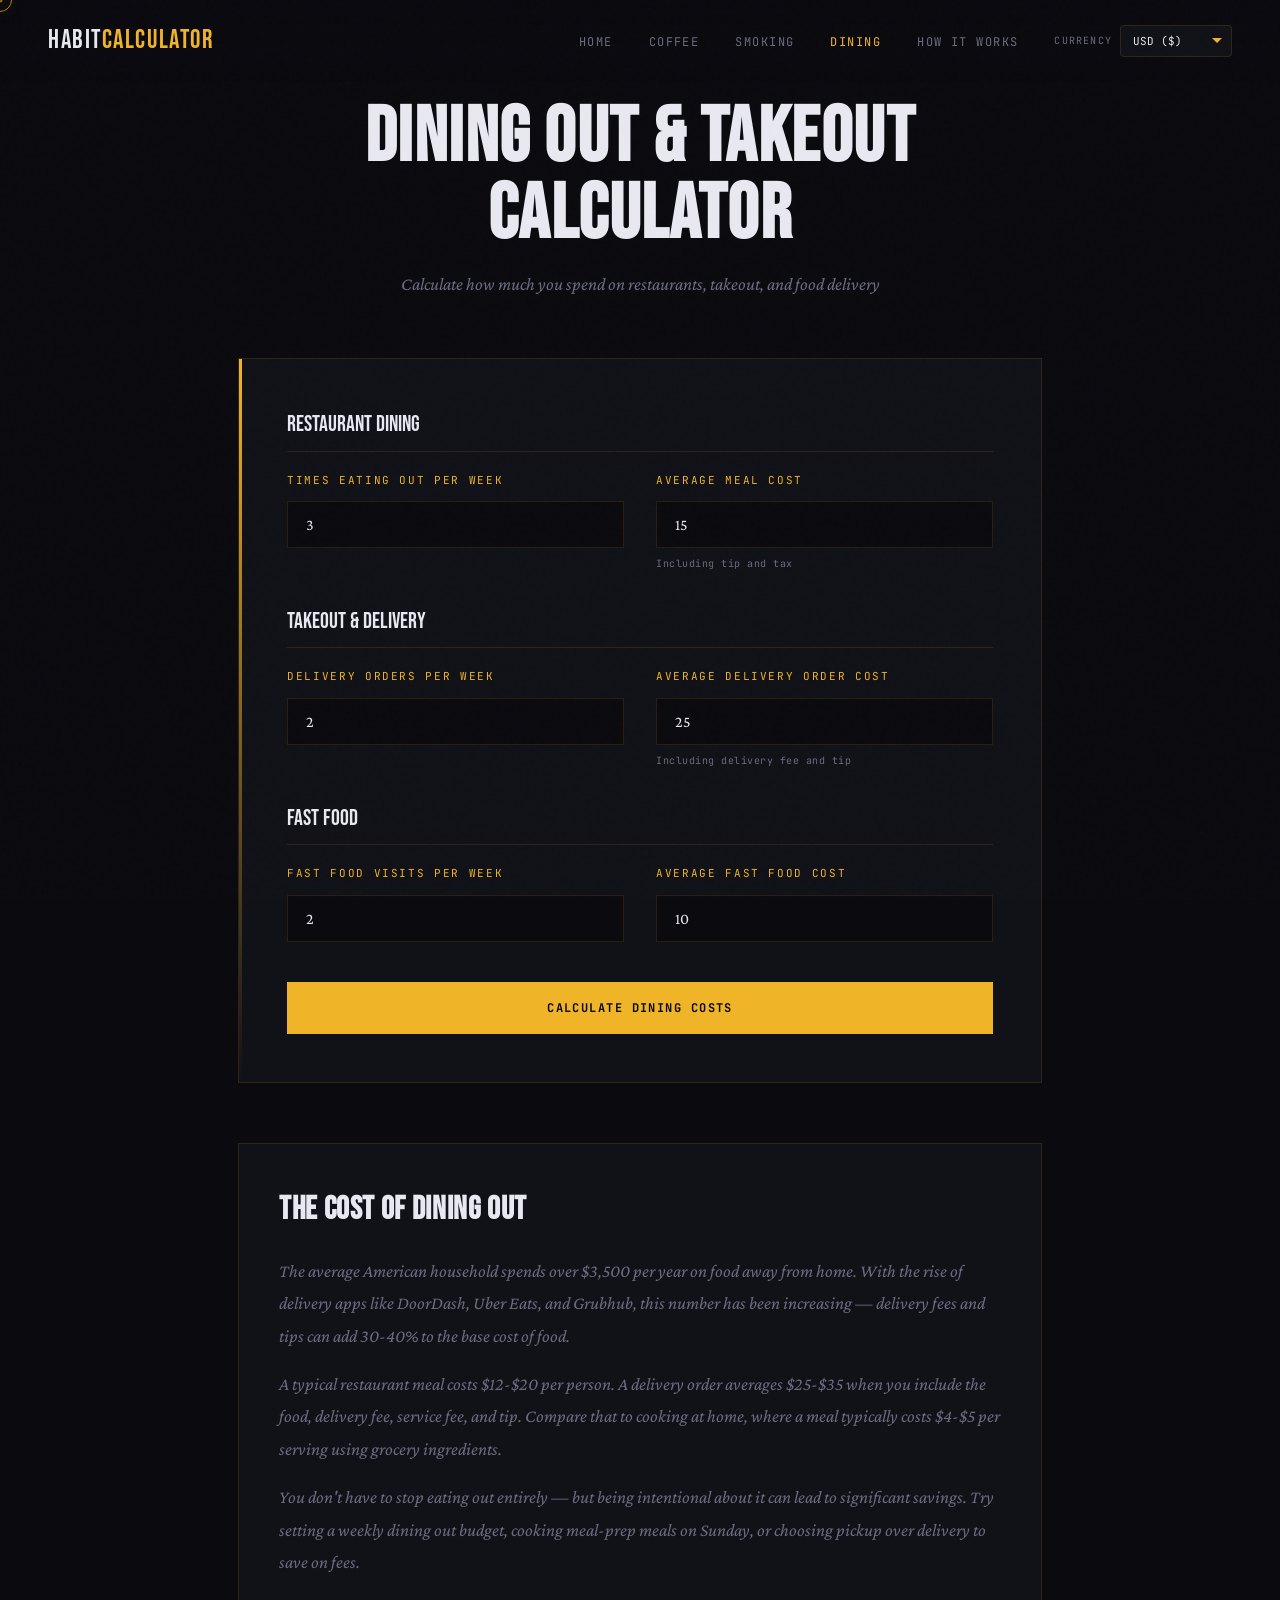
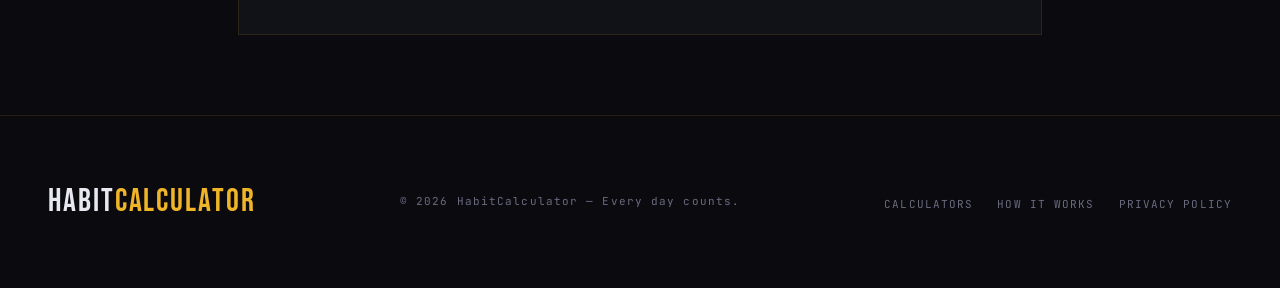
<file: calculators/dining.html>
<!DOCTYPE html>
<html lang="en">
<head>
  <script async src="https://www.googletagmanager.com/gtag/js?id=G-GQ2XSHXJRT"></script>
  <script>
    window.dataLayer = window.dataLayer || [];
    function gtag(){dataLayer.push(arguments);}
    gtag('js', new Date());
    gtag('config', 'G-GQ2XSHXJRT');
  </script>
  <script>(function(s){s.dataset.zone='10708321',s.src='https://nap5k.com/tag.min.js'})([document.documentElement, document.body].filter(Boolean).pop().appendChild(document.createElement('script')))</script>

  <link rel="icon" type="image/svg+xml" href="data:image/svg+xml,%3Csvg xmlns='http://www.w3.org/2000/svg' viewBox='0 0 32 32'%3E%3Crect width='32' height='32' rx='6' fill='%230d0d0d'/%3E%3Crect x='5' y='20' width='5' height='8' rx='1' fill='%2300e09e'/%3E%3Crect x='13.5' y='14' width='5' height='14' rx='1' fill='%2300e09e'/%3E%3Crect x='22' y='6' width='5' height='22' rx='1' fill='%2300e09e'/%3E%3C/svg%3E">
  <meta charset="UTF-8">
  <meta name="viewport" content="width=device-width, initial-scale=1.0">
  <meta name="description" content="Free dining out cost calculator. Calculate how much you spend on restaurants, takeout, delivery, and fast food per week, month, and year. Compare with cooking at home.">
  <meta name="keywords" content="dining out cost calculator, restaurant spending calculator, takeout cost, eating out budget, food delivery cost, how much do I spend on food, cooking at home savings">
  <meta name="author" content="HabitCalculator">
  <link rel="canonical" href="https://habitcalculator.com/calculators/dining.html">

  <meta property="og:title" content="Dining Out & Takeout Cost Calculator | HabitCalculator">
  <meta property="og:description" content="Calculate how much you spend eating out at restaurants, ordering takeout, and getting delivery. See annual costs and compare with cooking at home.">
  <meta property="og:url" content="https://habitcalculator.com/calculators/dining.html">
  <meta property="og:type" content="article">
  <meta property="og:site_name" content="HabitCalculator">

  <title>Dining Out Cost Calculator - Restaurant & Takeout Spending | HabitCalculator</title>

  <script type="application/ld+json">
  {
    "@context": "https://schema.org",
    "@type": "WebApplication",
    "name": "Dining Out & Takeout Cost Calculator",
    "url": "https://habitcalculator.com/calculators/dining.html",
    "description": "Calculate how much you spend on restaurants, takeout, food delivery, and fast food per week, month, and year.",
    "applicationCategory": "FinanceApplication",
    "operatingSystem": "Any",
    "offers": { "@type": "Offer", "price": "0", "priceCurrency": "USD" }
  }
  </script>
  <script type="application/ld+json">
  {
    "@context": "https://schema.org",
    "@type": "FAQPage",
    "mainEntity": [
      {
        "@type": "Question",
        "name": "How much does the average person spend eating out?",
        "acceptedAnswer": {
          "@type": "Answer",
          "text": "The average American spends approximately $3,500-$4,000 per year on dining out and takeout. This includes restaurants, fast food, delivery services, and coffee shops. That's roughly $300 per month."
        }
      },
      {
        "@type": "Question",
        "name": "How much do you save by cooking at home vs eating out?",
        "acceptedAnswer": {
          "@type": "Answer",
          "text": "Cooking at home costs about $4-$5 per meal on average, while eating out costs $12-$20 per meal. By cooking at home instead of eating out 5 times a week, you could save $2,600-$5,200 per year."
        }
      }
    ]
  }
  </script>

  <link rel="preconnect" href="https://fonts.googleapis.com">
  <link rel="preconnect" href="https://fonts.gstatic.com" crossorigin>
  <link href="https://fonts.googleapis.com/css2?family=Bebas+Neue&family=Crimson+Pro:ital,wght@0,300;0,400;0,600;1,300;1,400&family=JetBrains+Mono:wght@400;700&display=swap" rel="stylesheet">
  <link rel="stylesheet" href="../css/theme.css">
  <style>
    .calc-page { min-height: 100vh; padding-top: 100px; }
    .calc-container { max-width: 900px; margin: 0 auto; padding: 0 48px 80px; }
    .calc-header { text-align: center; margin-bottom: 60px; }
    .calc-header h1 { font-family: 'Bebas Neue', sans-serif; font-size: clamp(48px, 6vw, 80px); line-height: 1; margin-bottom: 16px; letter-spacing: 0.02em; }
    .calc-header p { font-size: 18px; color: var(--muted); font-style: italic; }
    .calc-form { background: var(--surface); border: 1px solid var(--border); padding: 48px; margin-bottom: 32px; position: relative; }
    .calc-form::before { content: ''; position: absolute; top: 0; left: 0; width: 3px; height: 100%; background: linear-gradient(to bottom, var(--gold), transparent); }
    .form-section-title { font-family: 'Bebas Neue', sans-serif; font-size: 22px; color: var(--text); margin-bottom: 20px; margin-top: 32px; padding-bottom: 8px; border-bottom: 1px solid var(--border); }
    .form-section-title:first-of-type { margin-top: 0; }
    .form-row { display: grid; grid-template-columns: 1fr 1fr; gap: 32px; margin-bottom: 24px; }
    .form-group { display: flex; flex-direction: column; }
    .form-group label { font-family: 'JetBrains Mono', monospace; font-size: 11px; letter-spacing: 0.15em; text-transform: uppercase; color: var(--gold); margin-bottom: 12px; }
    .form-group input, .form-group select { background: var(--bg); border: 1px solid var(--border); color: var(--text); font-family: 'Crimson Pro', serif; font-size: 16px; padding: 14px 18px; outline: none; transition: border-color 0.2s; }
    .form-group input:focus, .form-group select:focus { border-color: var(--gold); }
    .form-group select { appearance: none; background-image: url("data:image/svg+xml,%3Csvg xmlns='http://www.w3.org/2000/svg' width='12' height='8' viewBox='0 0 12 8'%3E%3Cpath fill='%23f0b429' d='M1 1l5 5 5-5'/%3E%3C/svg%3E"); background-repeat: no-repeat; background-position: right 16px center; }
    .form-group small { font-family: 'JetBrains Mono', monospace; font-size: 10px; color: var(--muted); margin-top: 8px; letter-spacing: 0.05em; }
    .submit-btn { width: 100%; background: var(--gold); color: var(--bg); font-family: 'JetBrains Mono', monospace; font-size: 12px; font-weight: 700; letter-spacing: 0.12em; text-transform: uppercase; padding: 18px; border: none; transition: background 0.2s, transform 0.15s; margin-top: 16px; }
    .submit-btn:hover { background: var(--gold-light); transform: translateY(-2px); }
    .results-section { display: none; }
    .results-section.show { display: block; animation: fadeIn 0.4s ease forwards; }
    @keyframes fadeIn { from { opacity: 0; transform: translateY(20px); } to { opacity: 1; transform: translateY(0); } }
    .results-highlight { background: var(--surface); border: 1px solid var(--border); padding: 40px; text-align: center; margin-bottom: 32px; }
    .results-highlight .label { font-family: 'JetBrains Mono', monospace; font-size: 11px; letter-spacing: 0.15em; text-transform: uppercase; color: var(--muted); margin-bottom: 16px; }
    .results-highlight .amount { font-family: 'Bebas Neue', sans-serif; font-size: clamp(56px, 8vw, 96px); color: var(--gold); line-height: 1; }
    .projections-grid { display: grid; grid-template-columns: repeat(4, 1fr); gap: 2px; margin-bottom: 32px; }
    .projection-item { background: var(--surface); padding: 32px 24px; text-align: center; border: 1px solid var(--border); }
    .projection-item .period { font-family: 'JetBrains Mono', monospace; font-size: 10px; letter-spacing: 0.1em; text-transform: uppercase; color: var(--muted); margin-bottom: 12px; }
    .projection-item .value { font-family: 'Bebas Neue', sans-serif; font-size: 36px; color: var(--text); line-height: 1; }
    .compare-section { display: grid; grid-template-columns: 1fr 1fr; gap: 2px; margin-bottom: 32px; }
    .compare-card { background: var(--surface); border: 1px solid var(--border); padding: 32px; text-align: center; }
    .compare-card .compare-label { font-family: 'JetBrains Mono', monospace; font-size: 10px; letter-spacing: 0.1em; text-transform: uppercase; color: var(--muted); margin-bottom: 12px; }
    .compare-card .compare-value { font-family: 'Bebas Neue', sans-serif; font-size: 32px; line-height: 1; }
    .compare-card.eating-out .compare-value { color: var(--red); }
    .compare-card.cooking .compare-value { color: var(--teal); }
    .compare-card .compare-sub { font-family: 'JetBrains Mono', monospace; font-size: 10px; color: var(--muted); margin-top: 8px; }
    .savings-callout { background: linear-gradient(135deg, rgba(6, 214, 160, 0.1) 0%, rgba(6, 214, 160, 0.05) 100%); border-left: 3px solid var(--teal); padding: 24px 32px; margin-bottom: 32px; }
    .savings-callout h3 { font-family: 'Bebas Neue', sans-serif; font-size: 24px; color: var(--teal); margin-bottom: 8px; }
    .savings-callout p { font-size: 15px; color: var(--text); line-height: 1.6; font-style: italic; }
    .info-panel { background: var(--surface); border: 1px solid var(--border); padding: 40px; margin-top: 60px; }
    .info-panel h2 { font-family: 'Bebas Neue', sans-serif; font-size: 32px; margin-bottom: 20px; letter-spacing: 0.02em; }
    .info-panel p { color: var(--muted); line-height: 1.8; margin-bottom: 16px; font-style: italic; }
    @media (max-width: 768px) {
      .calc-container { padding: 0 24px 60px; }
      .calc-form { padding: 32px 24px; }
      .form-row { grid-template-columns: 1fr; gap: 24px; }
      .projections-grid { grid-template-columns: repeat(2, 1fr); }
      .compare-section { grid-template-columns: 1fr; }
    }
  </style>
</head>
<body>
  <div id="cursor"></div>

  <div class="mobile-menu" id="mobileMenu">
    <a href="../index.html">Home</a>
    <a href="coffee.html">Coffee Calculator</a>
    <a href="smoking.html">Smoking Calculator</a>
    <a href="subscriptions.html">Subscription Calculator</a>
    <a href="savings.html">Savings Calculator</a>
    <a href="dining.html">Dining Out Calculator</a>
  </div>

  <nav>
    <a href="../index.html" class="nav-logo">Habit<span>Calculator</span></a>
    <div class="nav-right">
      <ul class="nav-links">
        <li><a href="../index.html">Home</a></li>
        <li><a href="coffee.html">Coffee</a></li>
        <li><a href="smoking.html">Smoking</a></li>
        <li><a href="dining.html" class="active">Dining</a></li>
        <li><a href="../index.html#how">How It Works</a></li>
      </ul>
      <div class="currency-selector">
        <label for="currencySelector">Currency</label>
        <select id="currencySelector">
          <option value="USD">USD ($)</option>
          <option value="EUR">EUR (&euro;)</option>
          <option value="GBP">GBP (&pound;)</option>
          <option value="INR">INR (&#8377;)</option>
          <option value="CAD">CAD (C$)</option>
          <option value="AUD">AUD (A$)</option>
          <option value="JPY">JPY (&yen;)</option>
          <option value="CNY">CNY (&yen;)</option>
          <option value="CHF">CHF (Fr)</option>
          <option value="SGD">SGD (S$)</option>
          <option value="NZD">NZD (NZ$)</option>
          <option value="ZAR">ZAR (R)</option>
          <option value="BRL">BRL (R$)</option>
          <option value="MXN">MXN (Mex$)</option>
          <option value="KRW">KRW (&#8361;)</option>
        </select>
      </div>
      <button class="menu-toggle" id="menuToggle" aria-label="Open menu">
        <span></span><span></span><span></span>
      </button>
    </div>
  </nav>

  <div class="calc-page">
    <div class="calc-container">
      <div class="calc-header fade-up">
        <h1>Dining Out & Takeout Calculator</h1>
        <p>Calculate how much you spend on restaurants, takeout, and food delivery</p>
      </div>

      <form class="calc-form fade-up" id="diningForm">
        <div class="form-section-title">Restaurant Dining</div>
        <div class="form-row">
          <div class="form-group">
            <label>Times eating out per week</label>
            <input type="number" id="eatOutTimes" placeholder="3" min="0" max="21" value="3" required>
          </div>
          <div class="form-group">
            <label>Average meal cost <span id="currencyLabel"></span></label>
            <input type="number" id="eatOutCost" placeholder="15.00" step="0.01" min="0" value="15" required>
            <small>Including tip and tax</small>
          </div>
        </div>

        <div class="form-section-title">Takeout & Delivery</div>
        <div class="form-row">
          <div class="form-group">
            <label>Delivery orders per week</label>
            <input type="number" id="deliveryTimes" placeholder="2" min="0" max="21" value="2" required>
          </div>
          <div class="form-group">
            <label>Average delivery order cost</label>
            <input type="number" id="deliveryCost" placeholder="25.00" step="0.01" min="0" value="25" required>
            <small>Including delivery fee and tip</small>
          </div>
        </div>

        <div class="form-section-title">Fast Food</div>
        <div class="form-row">
          <div class="form-group">
            <label>Fast food visits per week</label>
            <input type="number" id="fastFoodTimes" placeholder="2" min="0" max="21" value="2" required>
          </div>
          <div class="form-group">
            <label>Average fast food cost</label>
            <input type="number" id="fastFoodCost" placeholder="10.00" step="0.01" min="0" value="10" required>
          </div>
        </div>

        <button type="submit" class="submit-btn">Calculate Dining Costs</button>
      </form>

      <div class="results-section" id="results">
        <div class="results-highlight">
          <div class="label">Your Annual Dining Out Cost</div>
          <div class="amount" id="yearlyAmount">&mdash;</div>
        </div>
        <div class="projections-grid">
          <div class="projection-item">
            <div class="period">Weekly</div>
            <div class="value" id="weeklyCost">&mdash;</div>
          </div>
          <div class="projection-item">
            <div class="period">Monthly</div>
            <div class="value" id="monthlyCost">&mdash;</div>
          </div>
          <div class="projection-item">
            <div class="period">Yearly</div>
            <div class="value" id="yearlyCostVal">&mdash;</div>
          </div>
          <div class="projection-item">
            <div class="period">5 Years</div>
            <div class="value" id="fiveYearCost">&mdash;</div>
          </div>
        </div>

        <div class="compare-section">
          <div class="compare-card eating-out">
            <div class="compare-label">Eating Out (per meal avg)</div>
            <div class="compare-value" id="avgMealOut">&mdash;</div>
            <div class="compare-sub" id="mealsPerWeek">0 meals/week</div>
          </div>
          <div class="compare-card cooking">
            <div class="compare-label">If you cooked at home</div>
            <div class="compare-value" id="cookingSaved">&mdash;/yr saved</div>
            <div class="compare-sub" id="homeMealNote">Avg home meal cost per serving</div>
          </div>
        </div>

        <div class="savings-callout">
          <h3>Savings Potential</h3>
          <p>By cooking at home just <strong id="reduceMeals">2</strong> more meals per week, you could save approximately <strong id="potentialSavings">&mdash;</strong> per year. That money invested at 7% would grow to <strong id="investedSavings">&mdash;</strong> in 10 years!</p>
        </div>
      </div>

      <div class="info-panel fade-up">
        <h2>The Cost of Dining Out</h2>
        <p>
          The average American household spends over $3,500 per year on food away from home. With the rise of delivery apps like DoorDash, Uber Eats, and Grubhub, this number has been increasing — delivery fees and tips can add 30-40% to the base cost of food.
        </p>
        <p>
          A typical restaurant meal costs $12-$20 per person. A delivery order averages $25-$35 when you include the food, delivery fee, service fee, and tip. Compare that to cooking at home, where a meal typically costs $4-$5 per serving using grocery ingredients.
        </p>
        <p>
          You don't have to stop eating out entirely — but being intentional about it can lead to significant savings. Try setting a weekly dining out budget, cooking meal-prep meals on Sunday, or choosing pickup over delivery to save on fees.
        </p>
      </div>
    </div>
  </div>

  <footer>
    <div class="footer-logo">Habit<span>Calculator</span></div>
    <p class="footer-copy">&copy; 2026 HabitCalculator — Every day counts.</p>
    <ul class="footer-links">
      <li><a href="../index.html#categories">Calculators</a></li>
      <li><a href="../index.html#how">How It Works</a></li>
      <li><a href="../privacy.html">Privacy Policy</a></li>
    </ul>
  </footer>

  <script src="../js/currency.js"></script>
  <script src="../js/main.js"></script>
  <script>
    // USD base default costs
    var diningDefaultsUSD = { eatOut: 15, delivery: 25, fastFood: 10, homeMeal: 4.5 };

    function fmt(amount) {
      if (!window.CurrencyManager || !CurrencyManager.ready) return '$' + amount.toFixed(2);
      return CurrencyManager.formatLocal(amount);
    }
    function fmtShort(amount) {
      if (!window.CurrencyManager || !CurrencyManager.ready) return '$' + Math.round(amount).toLocaleString();
      return CurrencyManager.formatLocal(amount, { minimumFractionDigits: 0, maximumFractionDigits: 0 });
    }

    function updateCurrencyUI() {
      if (!window.CurrencyManager || !CurrencyManager.ready) return;
      document.getElementById('currencyLabel').textContent = '(' + CurrencyManager.getSymbol() + ')';
      // Update placeholders and default values to local currency
      var fields = [
        { id: 'eatOutCost', usd: diningDefaultsUSD.eatOut },
        { id: 'deliveryCost', usd: diningDefaultsUSD.delivery },
        { id: 'fastFoodCost', usd: diningDefaultsUSD.fastFood }
      ];
      fields.forEach(function(f) {
        var el = document.getElementById(f.id);
        var localVal = CurrencyManager.localizeDefault(f.usd);
        el.placeholder = localVal;
        el.value = localVal;
      });
      var low = CurrencyManager.localizeDefault(4);
      var high = CurrencyManager.localizeDefault(5);
      document.getElementById('homeMealNote').textContent = 'Avg home meal: ~' + CurrencyManager.getSymbol() + low + '-' + high + ' per serving';
    }

    var lastCalc = null;

    function updateResults() {
      if (!lastCalc) return;
      var d = lastCalc;
      document.getElementById('weeklyCost').textContent = fmt(d.weekly);
      document.getElementById('monthlyCost').textContent = fmtShort(d.monthly);
      document.getElementById('yearlyCostVal').textContent = fmtShort(d.yearly);
      document.getElementById('yearlyAmount').textContent = fmtShort(d.yearly);
      document.getElementById('fiveYearCost').textContent = fmtShort(d.fiveYear);
      document.getElementById('avgMealOut').textContent = fmt(d.avgMeal);
      document.getElementById('mealsPerWeek').textContent = d.totalMeals + ' meals/week';

      // Home meal cost in local currency
      var homeLocalPerMeal = (window.CurrencyManager && CurrencyManager.ready)
        ? CurrencyManager.localizeDefault(diningDefaultsUSD.homeMeal) : 4.5;
      var homeCostYearly = d.totalMeals * homeLocalPerMeal * 52;
      var saved = d.yearly - homeCostYearly;
      document.getElementById('cookingSaved').textContent = fmtShort(Math.max(0, saved)) + '/yr saved';

      var reduceMeals = Math.min(d.totalMeals, 2);
      document.getElementById('reduceMeals').textContent = reduceMeals;
      var savingsPerMeal = d.avgMeal - homeLocalPerMeal;
      var potentialSavings = Math.max(0, reduceMeals * savingsPerMeal * 52);
      document.getElementById('potentialSavings').textContent = fmtShort(potentialSavings);
      var dailySaved = potentialSavings / 365;
      var r = 0.07 / 365, n = 10 * 365;
      var invested = dailySaved * ((Math.pow(1 + r, n) - 1) / r);
      document.getElementById('investedSavings').textContent = fmtShort(Math.max(0, invested));
    }

    document.getElementById('diningForm').addEventListener('submit', function(e) {
      e.preventDefault();
      var eatOutTimes = parseInt(document.getElementById('eatOutTimes').value) || 0;
      var eatOutCost = parseFloat(document.getElementById('eatOutCost').value) || 0;
      var deliveryTimes = parseInt(document.getElementById('deliveryTimes').value) || 0;
      var deliveryCost = parseFloat(document.getElementById('deliveryCost').value) || 0;
      var fastFoodTimes = parseInt(document.getElementById('fastFoodTimes').value) || 0;
      var fastFoodCost = parseFloat(document.getElementById('fastFoodCost').value) || 0;
      var weekly = (eatOutTimes * eatOutCost) + (deliveryTimes * deliveryCost) + (fastFoodTimes * fastFoodCost);
      var totalMeals = eatOutTimes + deliveryTimes + fastFoodTimes;
      var avgMeal = totalMeals > 0 ? weekly / totalMeals : 0;
      lastCalc = { weekly: weekly, monthly: weekly * 4.33, yearly: weekly * 52, fiveYear: weekly * 260, avgMeal: avgMeal, totalMeals: totalMeals };
      updateResults();
      document.getElementById('results').classList.add('show');
      document.getElementById('results').scrollIntoView({ behavior: 'smooth', block: 'nearest' });
    });

    window.addEventListener('currencyReady', updateCurrencyUI);
    window.addEventListener('currencyChanged', function() {
      updateCurrencyUI();
      lastCalc = null;
      document.getElementById('results').classList.remove('show');
    });
  </script>
</body>
</html>
</file>
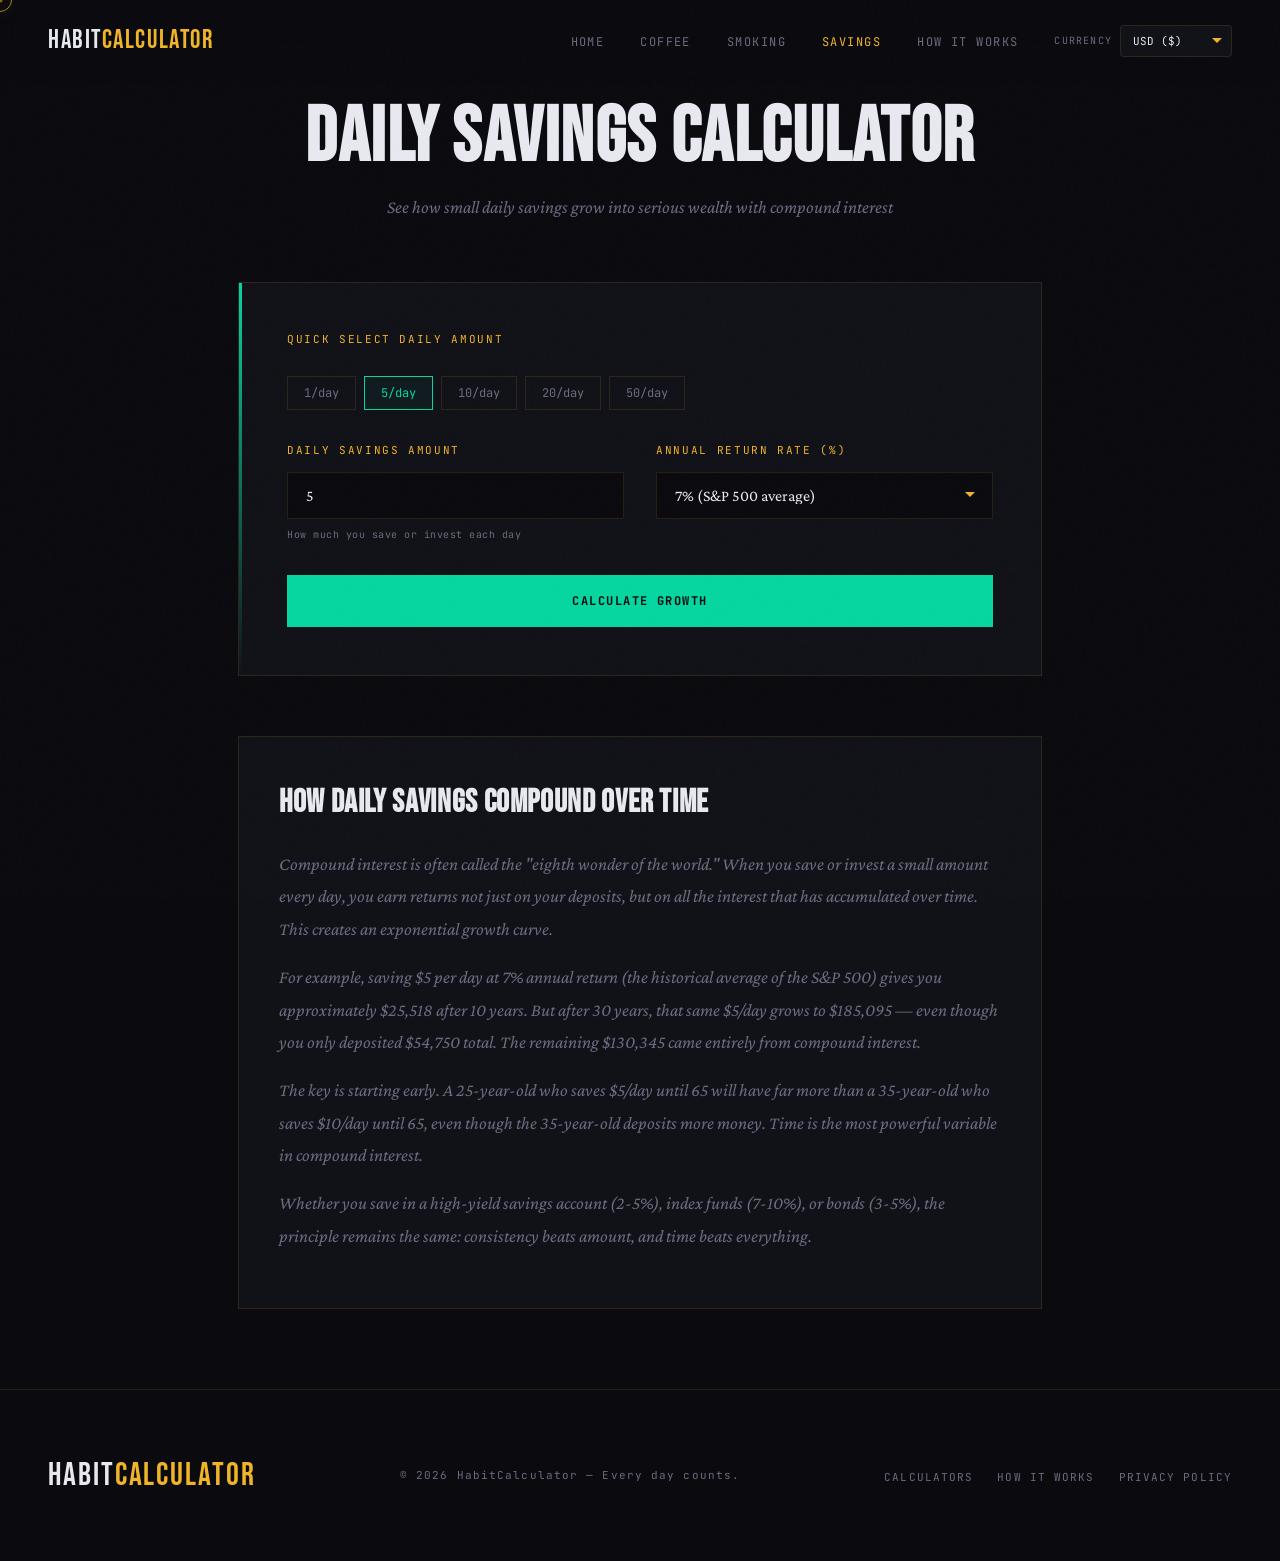
<file: calculators/savings.html>
<!DOCTYPE html>
<html lang="en">
<head>
  <script async src="https://www.googletagmanager.com/gtag/js?id=G-GQ2XSHXJRT"></script>
  <script>
    window.dataLayer = window.dataLayer || [];
    function gtag(){dataLayer.push(arguments);}
    gtag('js', new Date());
    gtag('config', 'G-GQ2XSHXJRT');
  </script>
  <script>(function(s){s.dataset.zone='10708321',s.src='https://nap5k.com/tag.min.js'})([document.documentElement, document.body].filter(Boolean).pop().appendChild(document.createElement('script')))</script>

  <link rel="icon" type="image/svg+xml" href="data:image/svg+xml,%3Csvg xmlns='http://www.w3.org/2000/svg' viewBox='0 0 32 32'%3E%3Crect width='32' height='32' rx='6' fill='%230d0d0d'/%3E%3Crect x='5' y='20' width='5' height='8' rx='1' fill='%2300e09e'/%3E%3Crect x='13.5' y='14' width='5' height='14' rx='1' fill='%2300e09e'/%3E%3Crect x='22' y='6' width='5' height='22' rx='1' fill='%2300e09e'/%3E%3C/svg%3E">
  <meta charset="UTF-8">
  <meta name="viewport" content="width=device-width, initial-scale=1.0">
  <meta name="description" content="Free daily savings calculator with compound interest. See how saving $1, $5, or $10 per day grows over 1, 5, 10, 20, and 30 years with compound interest at any rate.">
  <meta name="keywords" content="daily savings calculator, compound interest calculator, how much does saving per day grow, investment growth calculator, savings goal calculator, $5 a day savings">
  <meta name="author" content="HabitCalculator">
  <link rel="canonical" href="https://habitcalculator.com/calculators/savings.html">

  <meta property="og:title" content="Daily Savings & Compound Interest Calculator | HabitCalculator">
  <meta property="og:description" content="See how saving just a few dollars a day grows with compound interest over time. Free calculator with adjustable rates and time periods.">
  <meta property="og:url" content="https://habitcalculator.com/calculators/savings.html">
  <meta property="og:type" content="article">
  <meta property="og:site_name" content="HabitCalculator">

  <title>Daily Savings Calculator - How Much Does $5/Day Grow? | HabitCalculator</title>

  <script type="application/ld+json">
  {
    "@context": "https://schema.org",
    "@type": "WebApplication",
    "name": "Daily Savings & Compound Interest Calculator",
    "url": "https://habitcalculator.com/calculators/savings.html",
    "description": "Calculate how daily savings grow with compound interest over time. See projections for 1, 5, 10, 20, and 30 years.",
    "applicationCategory": "FinanceApplication",
    "operatingSystem": "Any",
    "offers": { "@type": "Offer", "price": "0", "priceCurrency": "USD" }
  }
  </script>
  <script type="application/ld+json">
  {
    "@context": "https://schema.org",
    "@type": "FAQPage",
    "mainEntity": [
      {
        "@type": "Question",
        "name": "How much is $5 a day in 10 years with compound interest?",
        "acceptedAnswer": {
          "@type": "Answer",
          "text": "Saving $5 per day ($1,825/year) at a 7% annual return grows to approximately $25,518 in 10 years. Without interest, you'd only have $18,250. That's an extra $7,268 from compound interest alone."
        }
      },
      {
        "@type": "Question",
        "name": "How much is $10 a day for 30 years?",
        "acceptedAnswer": {
          "@type": "Answer",
          "text": "Saving $10 per day at 7% annual return for 30 years grows to approximately $370,191. Without compound interest, you'd have $109,500. Compound interest more than triples your money."
        }
      },
      {
        "@type": "Question",
        "name": "What is the best daily savings amount to start with?",
        "acceptedAnswer": {
          "@type": "Answer",
          "text": "Start with whatever you can afford consistently. Even $1/day ($365/year) at 7% grows to $5,103 in 10 years and $37,019 in 30 years. The key is consistency - time in the market matters more than the amount."
        }
      }
    ]
  }
  </script>

  <link rel="preconnect" href="https://fonts.googleapis.com">
  <link rel="preconnect" href="https://fonts.gstatic.com" crossorigin>
  <link href="https://fonts.googleapis.com/css2?family=Bebas+Neue&family=Crimson+Pro:ital,wght@0,300;0,400;0,600;1,300;1,400&family=JetBrains+Mono:wght@400;700&display=swap" rel="stylesheet">
  <link rel="stylesheet" href="../css/theme.css">
  <style>
    .calc-page { min-height: 100vh; padding-top: 100px; }
    .calc-container { max-width: 900px; margin: 0 auto; padding: 0 48px 80px; }
    .calc-header { text-align: center; margin-bottom: 60px; }
    .calc-header h1 { font-family: 'Bebas Neue', sans-serif; font-size: clamp(48px, 6vw, 80px); line-height: 1; margin-bottom: 16px; letter-spacing: 0.02em; }
    .calc-header p { font-size: 18px; color: var(--muted); font-style: italic; }
    .calc-form { background: var(--surface); border: 1px solid var(--border); padding: 48px; margin-bottom: 32px; position: relative; }
    .calc-form::before { content: ''; position: absolute; top: 0; left: 0; width: 3px; height: 100%; background: linear-gradient(to bottom, var(--teal), transparent); }
    .form-row { display: grid; grid-template-columns: 1fr 1fr; gap: 32px; margin-bottom: 32px; }
    .form-group { display: flex; flex-direction: column; }
    .form-group label { font-family: 'JetBrains Mono', monospace; font-size: 11px; letter-spacing: 0.15em; text-transform: uppercase; color: var(--gold); margin-bottom: 12px; }
    .form-group input, .form-group select { background: var(--bg); border: 1px solid var(--border); color: var(--text); font-family: 'Crimson Pro', serif; font-size: 16px; padding: 14px 18px; outline: none; transition: border-color 0.2s; }
    .form-group input:focus, .form-group select:focus { border-color: var(--gold); }
    .form-group select { appearance: none; background-image: url("data:image/svg+xml,%3Csvg xmlns='http://www.w3.org/2000/svg' width='12' height='8' viewBox='0 0 12 8'%3E%3Cpath fill='%23f0b429' d='M1 1l5 5 5-5'/%3E%3C/svg%3E"); background-repeat: no-repeat; background-position: right 16px center; }
    .form-group small { font-family: 'JetBrains Mono', monospace; font-size: 10px; color: var(--muted); margin-top: 8px; letter-spacing: 0.05em; }
    .quick-amounts { display: flex; gap: 8px; margin-bottom: 32px; flex-wrap: wrap; }
    .quick-btn { background: transparent; border: 1px solid var(--border); color: var(--muted); font-family: 'JetBrains Mono', monospace; font-size: 12px; padding: 8px 16px; transition: all 0.2s; }
    .quick-btn:hover, .quick-btn.active { border-color: var(--teal); color: var(--teal); background: rgba(6,214,160,0.05); }
    .submit-btn { width: 100%; background: var(--teal); color: var(--bg); font-family: 'JetBrains Mono', monospace; font-size: 12px; font-weight: 700; letter-spacing: 0.12em; text-transform: uppercase; padding: 18px; border: none; transition: background 0.2s, transform 0.15s; }
    .submit-btn:hover { background: #05c896; transform: translateY(-2px); }
    .results-section { display: none; }
    .results-section.show { display: block; animation: fadeIn 0.4s ease forwards; }
    @keyframes fadeIn { from { opacity: 0; transform: translateY(20px); } to { opacity: 1; transform: translateY(0); } }
    .results-highlight { background: var(--surface); border: 1px solid var(--border); padding: 40px; text-align: center; margin-bottom: 32px; }
    .results-highlight .label { font-family: 'JetBrains Mono', monospace; font-size: 11px; letter-spacing: 0.15em; text-transform: uppercase; color: var(--muted); margin-bottom: 16px; }
    .results-highlight .amount { font-family: 'Bebas Neue', sans-serif; font-size: clamp(56px, 8vw, 96px); color: var(--teal); line-height: 1; }
    .results-highlight .sub { font-family: 'JetBrains Mono', monospace; font-size: 12px; color: var(--gold); margin-top: 12px; letter-spacing: 0.05em; }
    .projections-grid { display: grid; grid-template-columns: repeat(5, 1fr); gap: 2px; margin-bottom: 32px; }
    .projection-item { background: var(--surface); padding: 32px 16px; text-align: center; border: 1px solid var(--border); }
    .projection-item .period { font-family: 'JetBrains Mono', monospace; font-size: 10px; letter-spacing: 0.1em; text-transform: uppercase; color: var(--muted); margin-bottom: 12px; }
    .projection-item .value { font-family: 'Bebas Neue', sans-serif; font-size: 28px; color: var(--text); line-height: 1; margin-bottom: 6px; }
    .projection-item .deposited { font-family: 'JetBrains Mono', monospace; font-size: 10px; color: var(--muted); }
    .interest-callout { background: linear-gradient(135deg, rgba(6, 214, 160, 0.1) 0%, rgba(6, 214, 160, 0.05) 100%); border-left: 3px solid var(--teal); padding: 24px 32px; margin-bottom: 32px; }
    .interest-callout h3 { font-family: 'Bebas Neue', sans-serif; font-size: 24px; color: var(--teal); margin-bottom: 8px; }
    .interest-callout p { font-size: 15px; color: var(--text); line-height: 1.6; font-style: italic; }
    .info-panel { background: var(--surface); border: 1px solid var(--border); padding: 40px; margin-top: 60px; }
    .info-panel h2 { font-family: 'Bebas Neue', sans-serif; font-size: 32px; margin-bottom: 20px; letter-spacing: 0.02em; }
    .info-panel p { color: var(--muted); line-height: 1.8; margin-bottom: 16px; font-style: italic; }
    @media (max-width: 768px) {
      .calc-container { padding: 0 24px 60px; }
      .calc-form { padding: 32px 24px; }
      .form-row { grid-template-columns: 1fr; gap: 24px; }
      .projections-grid { grid-template-columns: repeat(2, 1fr); }
      .projection-item:last-child { grid-column: span 2; }
    }
    @media (max-width: 480px) {
      .projections-grid { grid-template-columns: 1fr; }
      .projection-item:last-child { grid-column: span 1; }
    }
  </style>
</head>
<body>
  <div id="cursor"></div>

  <div class="mobile-menu" id="mobileMenu">
    <a href="../index.html">Home</a>
    <a href="coffee.html">Coffee Calculator</a>
    <a href="smoking.html">Smoking Calculator</a>
    <a href="subscriptions.html">Subscription Calculator</a>
    <a href="savings.html">Savings Calculator</a>
    <a href="dining.html">Dining Out Calculator</a>
  </div>

  <nav>
    <a href="../index.html" class="nav-logo">Habit<span>Calculator</span></a>
    <div class="nav-right">
      <ul class="nav-links">
        <li><a href="../index.html">Home</a></li>
        <li><a href="coffee.html">Coffee</a></li>
        <li><a href="smoking.html">Smoking</a></li>
        <li><a href="savings.html" class="active">Savings</a></li>
        <li><a href="../index.html#how">How It Works</a></li>
      </ul>
      <div class="currency-selector">
        <label for="currencySelector">Currency</label>
        <select id="currencySelector">
          <option value="USD">USD ($)</option>
          <option value="EUR">EUR (&euro;)</option>
          <option value="GBP">GBP (&pound;)</option>
          <option value="INR">INR (&#8377;)</option>
          <option value="CAD">CAD (C$)</option>
          <option value="AUD">AUD (A$)</option>
          <option value="JPY">JPY (&yen;)</option>
          <option value="CNY">CNY (&yen;)</option>
          <option value="CHF">CHF (Fr)</option>
          <option value="SGD">SGD (S$)</option>
          <option value="NZD">NZD (NZ$)</option>
          <option value="ZAR">ZAR (R)</option>
          <option value="BRL">BRL (R$)</option>
          <option value="MXN">MXN (Mex$)</option>
          <option value="KRW">KRW (&#8361;)</option>
        </select>
      </div>
      <button class="menu-toggle" id="menuToggle" aria-label="Open menu">
        <span></span><span></span><span></span>
      </button>
    </div>
  </nav>

  <div class="calc-page">
    <div class="calc-container">
      <div class="calc-header fade-up">
        <h1>Daily Savings Calculator</h1>
        <p>See how small daily savings grow into serious wealth with compound interest</p>
      </div>

      <form class="calc-form fade-up" id="savingsForm">
        <div class="form-group" style="margin-bottom: 16px;">
          <label>Quick Select Daily Amount</label>
        </div>
        <div class="quick-amounts">
          <button type="button" class="quick-btn" data-amount="1">1/day</button>
          <button type="button" class="quick-btn active" data-amount="5">5/day</button>
          <button type="button" class="quick-btn" data-amount="10">10/day</button>
          <button type="button" class="quick-btn" data-amount="20">20/day</button>
          <button type="button" class="quick-btn" data-amount="50">50/day</button>
        </div>

        <div class="form-row">
          <div class="form-group">
            <label>Daily Savings Amount <span id="currencyLabel"></span></label>
            <input type="number" id="dailyAmount" placeholder="5.00" step="0.01" min="0.01" value="5" required>
            <small>How much you save or invest each day</small>
          </div>
          <div class="form-group">
            <label>Annual Return Rate (%)</label>
            <select id="returnRate" required>
              <option value="0">0% (No interest / mattress savings)</option>
              <option value="2">2% (Savings account)</option>
              <option value="4">4% (Bonds / CDs)</option>
              <option value="5">5% (Conservative investing)</option>
              <option value="7" selected>7% (S&P 500 average)</option>
              <option value="10">10% (Aggressive growth)</option>
              <option value="12">12% (High risk)</option>
            </select>
          </div>
        </div>

        <button type="submit" class="submit-btn">Calculate Growth</button>
      </form>

      <div class="results-section" id="results">
        <div class="results-highlight">
          <div class="label">Your savings after 10 years</div>
          <div class="amount" id="tenYearAmount">—</div>
          <div class="sub" id="interestEarned">Interest earned: —</div>
        </div>
        <div class="projections-grid">
          <div class="projection-item">
            <div class="period">1 Year</div>
            <div class="value" id="val1">—</div>
            <div class="deposited" id="dep1">deposited: —</div>
          </div>
          <div class="projection-item">
            <div class="period">5 Years</div>
            <div class="value" id="val5">—</div>
            <div class="deposited" id="dep5">deposited: —</div>
          </div>
          <div class="projection-item">
            <div class="period">10 Years</div>
            <div class="value" id="val10">—</div>
            <div class="deposited" id="dep10">deposited: —</div>
          </div>
          <div class="projection-item">
            <div class="period">20 Years</div>
            <div class="value" id="val20">—</div>
            <div class="deposited" id="dep20">deposited: —</div>
          </div>
          <div class="projection-item">
            <div class="period">30 Years</div>
            <div class="value" id="val30">—</div>
            <div class="deposited" id="dep30">deposited: —</div>
          </div>
        </div>
        <div class="interest-callout">
          <h3>The Power of Compound Interest</h3>
          <p>You deposited <strong id="totalDeposited">—</strong> over 30 years, but your account grew to <strong id="totalGrown">—</strong>. That means <strong id="interestPercent">0%</strong> of your final balance came from compound interest alone!</p>
        </div>
      </div>

      <div class="info-panel fade-up">
        <h2>How Daily Savings Compound Over Time</h2>
        <p>
          Compound interest is often called the "eighth wonder of the world." When you save or invest a small amount every day, you earn returns not just on your deposits, but on all the interest that has accumulated over time. This creates an exponential growth curve.
        </p>
        <p>
          For example, saving $5 per day at 7% annual return (the historical average of the S&P 500) gives you approximately $25,518 after 10 years. But after 30 years, that same $5/day grows to $185,095 — even though you only deposited $54,750 total. The remaining $130,345 came entirely from compound interest.
        </p>
        <p>
          The key is starting early. A 25-year-old who saves $5/day until 65 will have far more than a 35-year-old who saves $10/day until 65, even though the 35-year-old deposits more money. Time is the most powerful variable in compound interest.
        </p>
        <p>
          Whether you save in a high-yield savings account (2-5%), index funds (7-10%), or bonds (3-5%), the principle remains the same: consistency beats amount, and time beats everything.
        </p>
      </div>
    </div>
  </div>

  <footer>
    <div class="footer-logo">Habit<span>Calculator</span></div>
    <p class="footer-copy">&copy; 2026 HabitCalculator — Every day counts.</p>
    <ul class="footer-links">
      <li><a href="../index.html#categories">Calculators</a></li>
      <li><a href="../index.html#how">How It Works</a></li>
      <li><a href="../privacy.html">Privacy Policy</a></li>
    </ul>
  </footer>

  <script src="../js/currency.js"></script>
  <script src="../js/main.js"></script>
  <script>
    // USD base amounts for quick buttons
    var quickAmountsUSD = [1, 5, 10, 20, 50];

    function fmtShort(amount) {
      if (!window.CurrencyManager || !CurrencyManager.ready) return '$' + Math.round(amount).toLocaleString();
      return CurrencyManager.formatLocal(amount, { minimumFractionDigits: 0, maximumFractionDigits: 0 });
    }

    function updateCurrencyUI() {
      if (!window.CurrencyManager || !CurrencyManager.ready) return;
      document.getElementById('currencyLabel').textContent = '(' + CurrencyManager.getSymbol() + ')';
      // Update quick button labels and values to local currency
      var btns = document.querySelectorAll('.quick-btn');
      btns.forEach(function(btn, i) {
        var usd = quickAmountsUSD[i];
        var local = CurrencyManager.localizeDefault(usd);
        btn.textContent = CurrencyManager.getSymbol() + local + '/day';
        btn.dataset.amount = local;
      });
      // Update placeholder
      document.getElementById('dailyAmount').placeholder = CurrencyManager.localizeDefault(5);
      // Update value if it matches a previous default
      var currentVal = parseFloat(document.getElementById('dailyAmount').value);
      if (!currentVal || currentVal === 5) {
        document.getElementById('dailyAmount').value = CurrencyManager.localizeDefault(5);
      }
    }

    function calcFV(daily, years, rate) {
      if (rate === 0) return daily * 365 * years;
      var r = rate / 365;
      var n = years * 365;
      return daily * ((Math.pow(1 + r, n) - 1) / r);
    }

    function calculate() {
      var daily = parseFloat(document.getElementById('dailyAmount').value);
      var rate = parseFloat(document.getElementById('returnRate').value) / 100;
      if (isNaN(daily) || daily <= 0) return;

      [1, 5, 10, 20, 30].forEach(function(y) {
        var fv = calcFV(daily, y, rate);
        var dep = daily * 365 * y;
        document.getElementById('val' + y).textContent = fmtShort(fv);
        document.getElementById('dep' + y).textContent = 'deposited: ' + fmtShort(dep);
      });

      var fv10 = calcFV(daily, 10, rate);
      var dep10total = daily * 365 * 10;
      document.getElementById('tenYearAmount').textContent = fmtShort(fv10);
      document.getElementById('interestEarned').textContent = 'Interest earned: ' + fmtShort(fv10 - dep10total);

      var fv30 = calcFV(daily, 30, rate);
      var dep30total = daily * 365 * 30;
      document.getElementById('totalDeposited').textContent = fmtShort(dep30total);
      document.getElementById('totalGrown').textContent = fmtShort(fv30);
      var interestPct = dep30total > 0 ? Math.round(((fv30 - dep30total) / fv30) * 100) : 0;
      document.getElementById('interestPercent').textContent = interestPct + '%';

      document.getElementById('results').classList.add('show');
      document.getElementById('results').scrollIntoView({ behavior: 'smooth', block: 'nearest' });
    }

    document.querySelectorAll('.quick-btn').forEach(function(btn, i) {
      btn.addEventListener('click', function() {
        document.querySelectorAll('.quick-btn').forEach(function(b) { b.classList.remove('active'); });
        btn.classList.add('active');
        document.getElementById('dailyAmount').value = btn.dataset.amount;
      });
    });

    document.getElementById('savingsForm').addEventListener('submit', function(e) {
      e.preventDefault();
      calculate();
    });

    window.addEventListener('currencyReady', updateCurrencyUI);
    window.addEventListener('currencyChanged', function() {
      updateCurrencyUI();
      document.getElementById('results').classList.remove('show');
    });
  </script>
</body>
</html>
</file>
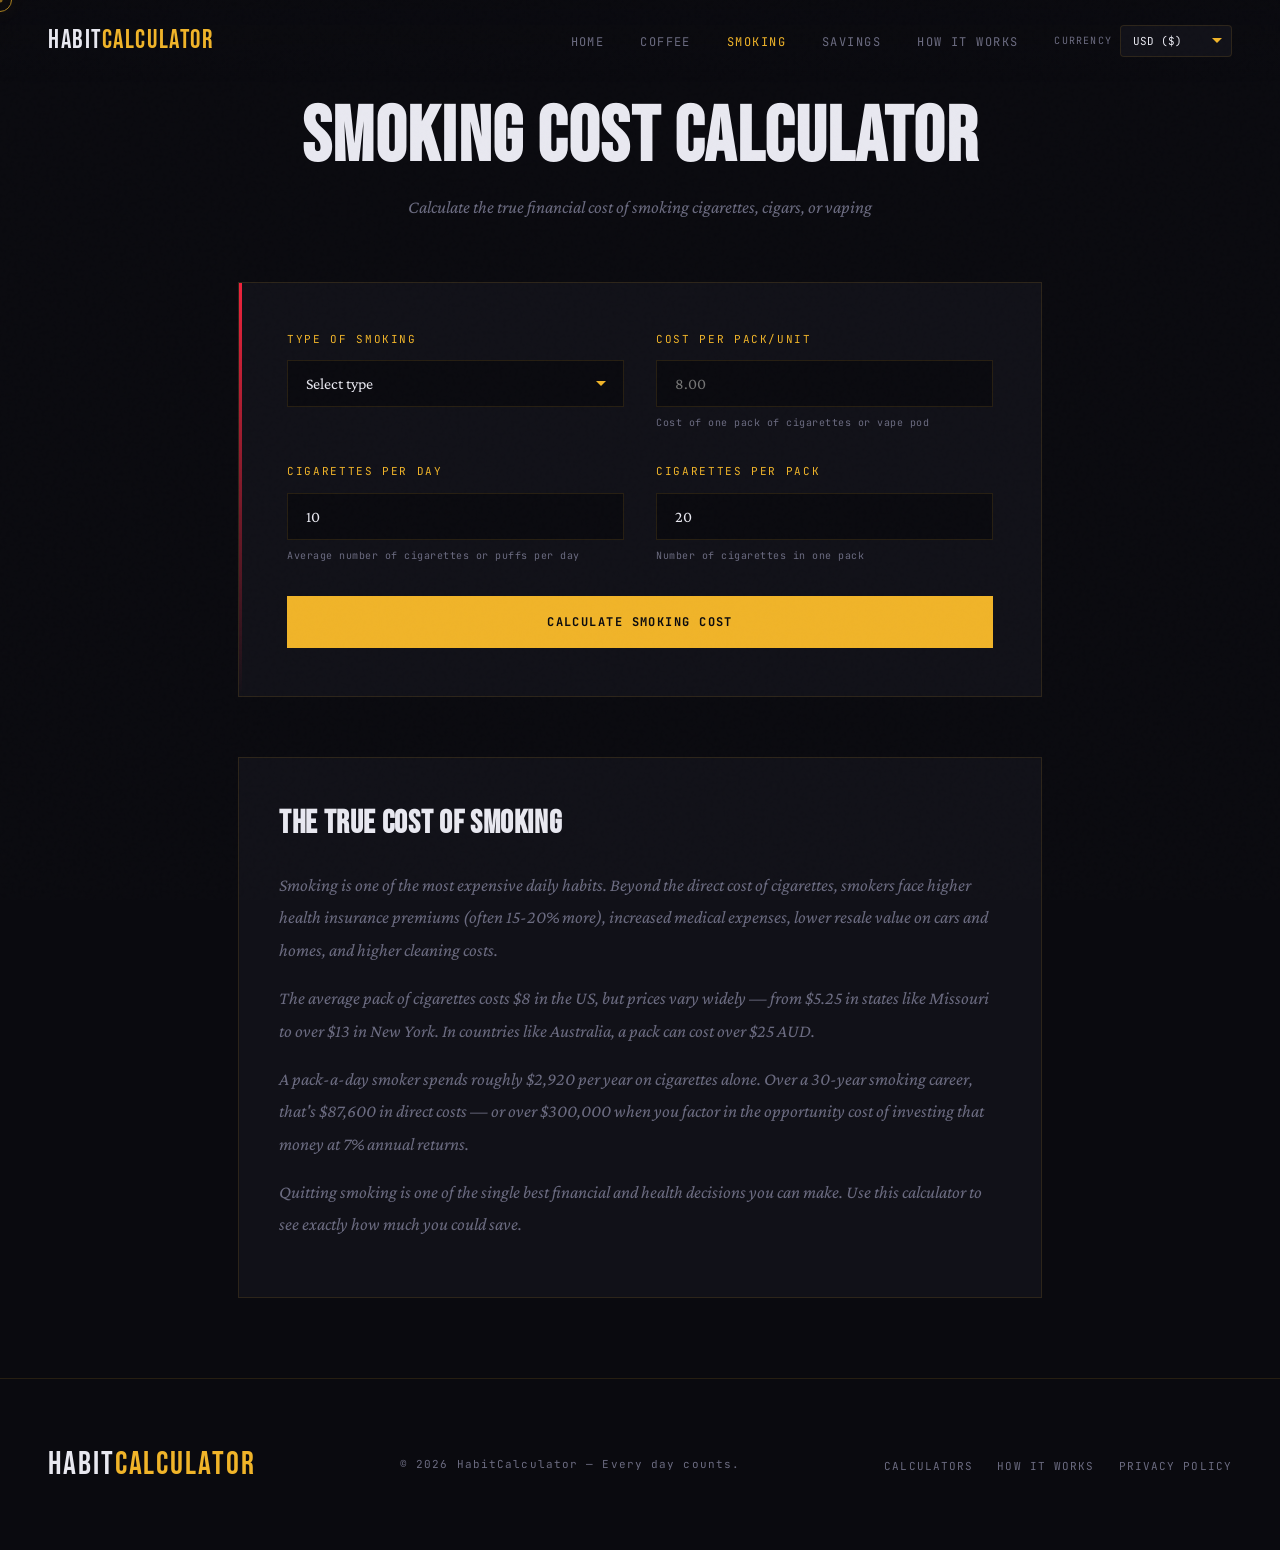
<file: calculators/smoking.html>
<!DOCTYPE html>
<html lang="en">
<head>
  <script async src="https://www.googletagmanager.com/gtag/js?id=G-GQ2XSHXJRT"></script>
  <script>
    window.dataLayer = window.dataLayer || [];
    function gtag(){dataLayer.push(arguments);}
    gtag('js', new Date());
    gtag('config', 'G-GQ2XSHXJRT');
  </script>
  <script>(function(s){s.dataset.zone='10708321',s.src='https://nap5k.com/tag.min.js'})([document.documentElement, document.body].filter(Boolean).pop().appendChild(document.createElement('script')))</script>

  <link rel="icon" type="image/svg+xml" href="data:image/svg+xml,%3Csvg xmlns='http://www.w3.org/2000/svg' viewBox='0 0 32 32'%3E%3Crect width='32' height='32' rx='6' fill='%230d0d0d'/%3E%3Crect x='5' y='20' width='5' height='8' rx='1' fill='%2300e09e'/%3E%3Crect x='13.5' y='14' width='5' height='14' rx='1' fill='%2300e09e'/%3E%3Crect x='22' y='6' width='5' height='22' rx='1' fill='%2300e09e'/%3E%3C/svg%3E">
  <meta charset="UTF-8">
  <meta name="viewport" content="width=device-width, initial-scale=1.0">
  <meta name="description" content="Free smoking cost calculator. Calculate how much cigarettes, cigars, or vaping costs you per day, week, month, year, and decade. See how much you save by quitting.">
  <meta name="keywords" content="smoking cost calculator, cigarette cost calculator, how much does smoking cost per year, quit smoking savings, vaping cost calculator, tobacco cost">
  <meta name="author" content="HabitCalculator">
  <link rel="canonical" href="https://habitcalculator.com/calculators/smoking.html">

  <meta property="og:title" content="Smoking Cost Calculator - How Much Does Smoking Cost? | HabitCalculator">
  <meta property="og:description" content="Calculate the true financial cost of smoking. See daily, weekly, monthly, yearly, and 10-year projections plus savings if you quit.">
  <meta property="og:url" content="https://habitcalculator.com/calculators/smoking.html">
  <meta property="og:type" content="article">
  <meta property="og:site_name" content="HabitCalculator">

  <title>Smoking Cost Calculator - How Much Does Smoking Cost Per Year? | HabitCalculator</title>

  <script type="application/ld+json">
  {
    "@context": "https://schema.org",
    "@type": "WebApplication",
    "name": "Smoking Cost Calculator",
    "url": "https://habitcalculator.com/calculators/smoking.html",
    "description": "Calculate the true financial cost of smoking cigarettes, cigars, or vaping per day, week, month, year, and decade.",
    "applicationCategory": "FinanceApplication",
    "operatingSystem": "Any",
    "offers": { "@type": "Offer", "price": "0", "priceCurrency": "USD" }
  }
  </script>
  <script type="application/ld+json">
  {
    "@context": "https://schema.org",
    "@type": "FAQPage",
    "mainEntity": [
      {
        "@type": "Question",
        "name": "How much does smoking cost per year?",
        "acceptedAnswer": {
          "@type": "Answer",
          "text": "At an average of $8 per pack, a pack-a-day smoker spends $2,920 per year on cigarettes alone. Over 10 years, that's $29,200. If invested at 7% return, that money would grow to over $42,000 in 10 years."
        }
      },
      {
        "@type": "Question",
        "name": "How much money do you save by quitting smoking?",
        "acceptedAnswer": {
          "@type": "Answer",
          "text": "A pack-a-day smoker saves approximately $2,920 per year by quitting. Over 20 years, factoring in compound interest at 7%, the savings could exceed $130,000. Additional savings come from lower health insurance premiums and medical costs."
        }
      },
      {
        "@type": "Question",
        "name": "How much does vaping cost compared to smoking?",
        "acceptedAnswer": {
          "@type": "Answer",
          "text": "Vaping typically costs $150-$300 per month ($1,800-$3,600/year), which can be similar to or even more expensive than cigarettes depending on usage. Disposable vapes tend to cost more than refillable systems."
        }
      }
    ]
  }
  </script>

  <link rel="preconnect" href="https://fonts.googleapis.com">
  <link rel="preconnect" href="https://fonts.gstatic.com" crossorigin>
  <link href="https://fonts.googleapis.com/css2?family=Bebas+Neue&family=Crimson+Pro:ital,wght@0,300;0,400;0,600;1,300;1,400&family=JetBrains+Mono:wght@400;700&display=swap" rel="stylesheet">
  <link rel="stylesheet" href="../css/theme.css">
  <style>
    .calc-page { min-height: 100vh; padding-top: 100px; }
    .calc-container { max-width: 900px; margin: 0 auto; padding: 0 48px 80px; }
    .calc-header { text-align: center; margin-bottom: 60px; }
    .calc-header h1 { font-family: 'Bebas Neue', sans-serif; font-size: clamp(48px, 6vw, 80px); line-height: 1; margin-bottom: 16px; letter-spacing: 0.02em; }
    .calc-header p { font-size: 18px; color: var(--muted); font-style: italic; }
    .calc-form { background: var(--surface); border: 1px solid var(--border); padding: 48px; margin-bottom: 32px; position: relative; }
    .calc-form::before { content: ''; position: absolute; top: 0; left: 0; width: 3px; height: 100%; background: linear-gradient(to bottom, var(--red), transparent); }
    .form-row { display: grid; grid-template-columns: 1fr 1fr; gap: 32px; margin-bottom: 32px; }
    .form-group { display: flex; flex-direction: column; }
    .form-group label { font-family: 'JetBrains Mono', monospace; font-size: 11px; letter-spacing: 0.15em; text-transform: uppercase; color: var(--gold); margin-bottom: 12px; }
    .form-group input, .form-group select { background: var(--bg); border: 1px solid var(--border); color: var(--text); font-family: 'Crimson Pro', serif; font-size: 16px; padding: 14px 18px; outline: none; transition: border-color 0.2s; }
    .form-group input:focus, .form-group select:focus { border-color: var(--gold); }
    .form-group select { appearance: none; background-image: url("data:image/svg+xml,%3Csvg xmlns='http://www.w3.org/2000/svg' width='12' height='8' viewBox='0 0 12 8'%3E%3Cpath fill='%23f0b429' d='M1 1l5 5 5-5'/%3E%3C/svg%3E"); background-repeat: no-repeat; background-position: right 16px center; }
    .form-group small { font-family: 'JetBrains Mono', monospace; font-size: 10px; color: var(--muted); margin-top: 8px; letter-spacing: 0.05em; }
    .submit-btn { width: 100%; background: var(--gold); color: var(--bg); font-family: 'JetBrains Mono', monospace; font-size: 12px; font-weight: 700; letter-spacing: 0.12em; text-transform: uppercase; padding: 18px; border: none; transition: background 0.2s, transform 0.15s; }
    .submit-btn:hover { background: var(--gold-light); transform: translateY(-2px); }
    .results-section { display: none; }
    .results-section.show { display: block; animation: fadeIn 0.4s ease forwards; }
    @keyframes fadeIn { from { opacity: 0; transform: translateY(20px); } to { opacity: 1; transform: translateY(0); } }
    .results-highlight { background: var(--surface); border: 1px solid var(--border); padding: 40px; text-align: center; margin-bottom: 32px; }
    .results-highlight .label { font-family: 'JetBrains Mono', monospace; font-size: 11px; letter-spacing: 0.15em; text-transform: uppercase; color: var(--muted); margin-bottom: 16px; }
    .results-highlight .amount { font-family: 'Bebas Neue', sans-serif; font-size: clamp(56px, 8vw, 96px); color: var(--red); line-height: 1; letter-spacing: 0.02em; }
    .projections-grid { display: grid; grid-template-columns: repeat(4, 1fr); gap: 2px; margin-bottom: 32px; }
    .projection-item { background: var(--surface); padding: 32px 24px; text-align: center; border: 1px solid var(--border); }
    .projection-item .period { font-family: 'JetBrains Mono', monospace; font-size: 10px; letter-spacing: 0.1em; text-transform: uppercase; color: var(--muted); margin-bottom: 12px; }
    .projection-item .value { font-family: 'Bebas Neue', sans-serif; font-size: 36px; color: var(--text); line-height: 1; }
    .savings-callout { background: linear-gradient(135deg, rgba(6, 214, 160, 0.1) 0%, rgba(6, 214, 160, 0.05) 100%); border-left: 3px solid var(--teal); padding: 24px 32px; margin-bottom: 32px; }
    .savings-callout h3 { font-family: 'Bebas Neue', sans-serif; font-size: 24px; color: var(--teal); margin-bottom: 8px; }
    .savings-callout p { font-size: 15px; color: var(--text); line-height: 1.6; font-style: italic; }
    .health-callout { background: linear-gradient(135deg, rgba(239, 35, 60, 0.1) 0%, rgba(239, 35, 60, 0.05) 100%); border-left: 3px solid var(--red); padding: 24px 32px; margin-bottom: 32px; }
    .health-callout h3 { font-family: 'Bebas Neue', sans-serif; font-size: 24px; color: var(--red); margin-bottom: 8px; }
    .health-callout p { font-size: 15px; color: var(--text); line-height: 1.6; font-style: italic; }
    .info-panel { background: var(--surface); border: 1px solid var(--border); padding: 40px; margin-top: 60px; }
    .info-panel h2 { font-family: 'Bebas Neue', sans-serif; font-size: 32px; margin-bottom: 20px; letter-spacing: 0.02em; }
    .info-panel p { color: var(--muted); line-height: 1.8; margin-bottom: 16px; font-style: italic; }
    @media (max-width: 768px) {
      .calc-container { padding: 0 24px 60px; }
      .calc-form { padding: 32px 24px; }
      .form-row { grid-template-columns: 1fr; gap: 24px; }
      .projections-grid { grid-template-columns: repeat(2, 1fr); }
    }
  </style>
</head>
<body>
  <div id="cursor"></div>

  <div class="mobile-menu" id="mobileMenu">
    <a href="../index.html">Home</a>
    <a href="coffee.html">Coffee Calculator</a>
    <a href="smoking.html">Smoking Calculator</a>
    <a href="subscriptions.html">Subscription Calculator</a>
    <a href="savings.html">Savings Calculator</a>
    <a href="dining.html">Dining Out Calculator</a>
  </div>

  <nav>
    <a href="../index.html" class="nav-logo">Habit<span>Calculator</span></a>
    <div class="nav-right">
      <ul class="nav-links">
        <li><a href="../index.html">Home</a></li>
        <li><a href="coffee.html">Coffee</a></li>
        <li><a href="smoking.html" class="active">Smoking</a></li>
        <li><a href="savings.html">Savings</a></li>
        <li><a href="../index.html#how">How It Works</a></li>
      </ul>
      <div class="currency-selector">
        <label for="currencySelector">Currency</label>
        <select id="currencySelector">
          <option value="USD">USD ($)</option>
          <option value="EUR">EUR (&euro;)</option>
          <option value="GBP">GBP (&pound;)</option>
          <option value="INR">INR (&#8377;)</option>
          <option value="CAD">CAD (C$)</option>
          <option value="AUD">AUD (A$)</option>
          <option value="JPY">JPY (&yen;)</option>
          <option value="CNY">CNY (&yen;)</option>
          <option value="CHF">CHF (Fr)</option>
          <option value="SGD">SGD (S$)</option>
          <option value="NZD">NZD (NZ$)</option>
          <option value="ZAR">ZAR (R)</option>
          <option value="BRL">BRL (R$)</option>
          <option value="MXN">MXN (Mex$)</option>
          <option value="KRW">KRW (&#8361;)</option>
        </select>
      </div>
      <button class="menu-toggle" id="menuToggle" aria-label="Open menu">
        <span></span><span></span><span></span>
      </button>
    </div>
  </nav>

  <div class="calc-page">
    <div class="calc-container">
      <div class="calc-header fade-up">
        <h1>Smoking Cost Calculator</h1>
        <p>Calculate the true financial cost of smoking cigarettes, cigars, or vaping</p>
      </div>

      <form class="calc-form fade-up" id="smokingForm">
        <div class="form-row">
          <div class="form-group">
            <label>Type of Smoking</label>
            <select id="smokingType" required>
              <option value="">Select type</option>
              <option value="cigarettes">Cigarettes</option>
              <option value="cigars">Cigars</option>
              <option value="vaping">Vaping / E-cigarettes</option>
              <option value="rollups">Roll-your-own</option>
            </select>
          </div>
          <div class="form-group">
            <label>Cost per Pack/Unit <span id="currencyLabel"></span></label>
            <input type="number" id="costPerPack" placeholder="8.00" step="0.01" min="0.01" required>
            <small>Cost of one pack of cigarettes or vape pod</small>
          </div>
        </div>
        <div class="form-row">
          <div class="form-group">
            <label>Cigarettes per day</label>
            <input type="number" id="perDay" placeholder="10" min="1" max="100" value="10" required>
            <small>Average number of cigarettes or puffs per day</small>
          </div>
          <div class="form-group">
            <label>Cigarettes per pack</label>
            <input type="number" id="perPack" placeholder="20" min="1" max="50" value="20" required>
            <small>Number of cigarettes in one pack</small>
          </div>
        </div>
        <button type="submit" class="submit-btn">Calculate Smoking Cost</button>
      </form>

      <div class="results-section" id="results">
        <div class="results-highlight">
          <div class="label">Your Annual Smoking Cost</div>
          <div class="amount" id="yearlyAmount">&mdash;</div>
        </div>
        <div class="projections-grid">
          <div class="projection-item">
            <div class="period">Daily</div>
            <div class="value" id="dailyCost">&mdash;</div>
          </div>
          <div class="projection-item">
            <div class="period">Weekly</div>
            <div class="value" id="weeklyCost">&mdash;</div>
          </div>
          <div class="projection-item">
            <div class="period">Monthly</div>
            <div class="value" id="monthlyCost">&mdash;</div>
          </div>
          <div class="projection-item">
            <div class="period">10 Years</div>
            <div class="value" id="tenYearCost">&mdash;</div>
          </div>
        </div>
        <div class="savings-callout">
          <h3>If You Quit Today &amp; Invested Instead</h3>
          <p>Investing your daily smoking cost at 7% annual return: <strong id="invested5">&mdash;</strong> in 5 years, <strong id="invested10">&mdash;</strong> in 10 years, <strong id="invested20">&mdash;</strong> in 20 years.</p>
        </div>
        <div class="health-callout">
          <h3>Health Impact</h3>
          <p>At your current rate, you'll smoke approximately <strong id="totalCigs">0</strong> cigarettes per year. Studies show that quitting smoking at any age increases life expectancy. A 35-year-old who quits gains an average of 6-8 years of life.</p>
        </div>
      </div>

      <div class="info-panel fade-up">
        <h2>The True Cost of Smoking</h2>
        <p>
          Smoking is one of the most expensive daily habits. Beyond the direct cost of cigarettes, smokers face higher health insurance premiums (often 15-20% more), increased medical expenses, lower resale value on cars and homes, and higher cleaning costs.
        </p>
        <p>
          The average pack of cigarettes costs $8 in the US, but prices vary widely — from $5.25 in states like Missouri to over $13 in New York. In countries like Australia, a pack can cost over $25 AUD.
        </p>
        <p>
          A pack-a-day smoker spends roughly $2,920 per year on cigarettes alone. Over a 30-year smoking career, that's $87,600 in direct costs — or over $300,000 when you factor in the opportunity cost of investing that money at 7% annual returns.
        </p>
        <p>
          Quitting smoking is one of the single best financial and health decisions you can make. Use this calculator to see exactly how much you could save.
        </p>
      </div>
    </div>
  </div>

  <footer>
    <div class="footer-logo">Habit<span>Calculator</span></div>
    <p class="footer-copy">&copy; 2026 HabitCalculator — Every day counts.</p>
    <ul class="footer-links">
      <li><a href="../index.html#categories">Calculators</a></li>
      <li><a href="../index.html#how">How It Works</a></li>
      <li><a href="../privacy.html">Privacy Policy</a></li>
    </ul>
  </footer>

  <script src="../js/currency.js"></script>
  <script src="../js/main.js"></script>
  <script>
    var lastCalc = null;

    // USD base costs for smoking types
    var smokingDefaultsUSD = {
      'cigarettes': 8, 'cigars': 12, 'vaping': 15, 'rollups': 12
    };

    function updateCurrencyUI() {
      if (!window.CurrencyManager || !CurrencyManager.ready) return;
      document.getElementById('currencyLabel').textContent = '(' + CurrencyManager.getSymbol() + ')';
      // Update cost placeholder to localized amount
      var smokingType = document.getElementById('smokingType').value;
      var baseUSD = smokingDefaultsUSD[smokingType] || 8;
      document.getElementById('costPerPack').placeholder = CurrencyManager.localizeDefault(baseUSD);
    }

    function fmt(amount) {
      if (!window.CurrencyManager || !CurrencyManager.ready) return '$' + amount.toFixed(2);
      return CurrencyManager.formatLocal(amount);
    }
    function fmtShort(amount) {
      if (!window.CurrencyManager || !CurrencyManager.ready) return '$' + Math.round(amount);
      return CurrencyManager.formatLocal(amount, { minimumFractionDigits: 0, maximumFractionDigits: 0 });
    }

    function updateResults() {
      if (!lastCalc) return;
      document.getElementById('dailyCost').textContent = fmt(lastCalc.daily);
      document.getElementById('weeklyCost').textContent = fmt(lastCalc.weekly);
      document.getElementById('monthlyCost').textContent = fmtShort(lastCalc.monthly);
      document.getElementById('yearlyAmount').textContent = fmtShort(lastCalc.yearly);
      document.getElementById('tenYearCost').textContent = fmtShort(lastCalc.tenYear);
      document.getElementById('totalCigs').textContent = lastCalc.cigsPerYear.toLocaleString();
      var r = 0.07 / 365;
      document.getElementById('invested5').textContent = fmtShort(lastCalc.daily * ((Math.pow(1 + r, 5*365) - 1) / r));
      document.getElementById('invested10').textContent = fmtShort(lastCalc.daily * ((Math.pow(1 + r, 10*365) - 1) / r));
      document.getElementById('invested20').textContent = fmtShort(lastCalc.daily * ((Math.pow(1 + r, 20*365) - 1) / r));
    }

    window.addEventListener('currencyReady', updateCurrencyUI);
    window.addEventListener('currencyChanged', function() {
      updateCurrencyUI();
      lastCalc = null;
      document.getElementById('results').classList.remove('show');
      document.getElementById('costPerPack').value = '';
    });

    document.getElementById('smokingForm').addEventListener('submit', function(e) {
      e.preventDefault();
      var costPerPack = parseFloat(document.getElementById('costPerPack').value);
      var perDay = parseInt(document.getElementById('perDay').value);
      var perPack = parseInt(document.getElementById('perPack').value);
      if (isNaN(costPerPack) || isNaN(perDay) || isNaN(perPack) || perPack === 0) return;
      var costPerCig = costPerPack / perPack;
      var daily = costPerCig * perDay;
      lastCalc = { daily: daily, weekly: daily * 7, monthly: daily * 30, yearly: daily * 365, tenYear: daily * 3650, cigsPerYear: perDay * 365 };
      updateResults();
      var resultsDiv = document.getElementById('results');
      resultsDiv.classList.add('show');
      resultsDiv.scrollIntoView({ behavior: 'smooth', block: 'nearest' });
    });

    document.getElementById('smokingType').addEventListener('change', function() {
      updateCurrencyUI();
    });
  </script>
</body>
</html>
</file>
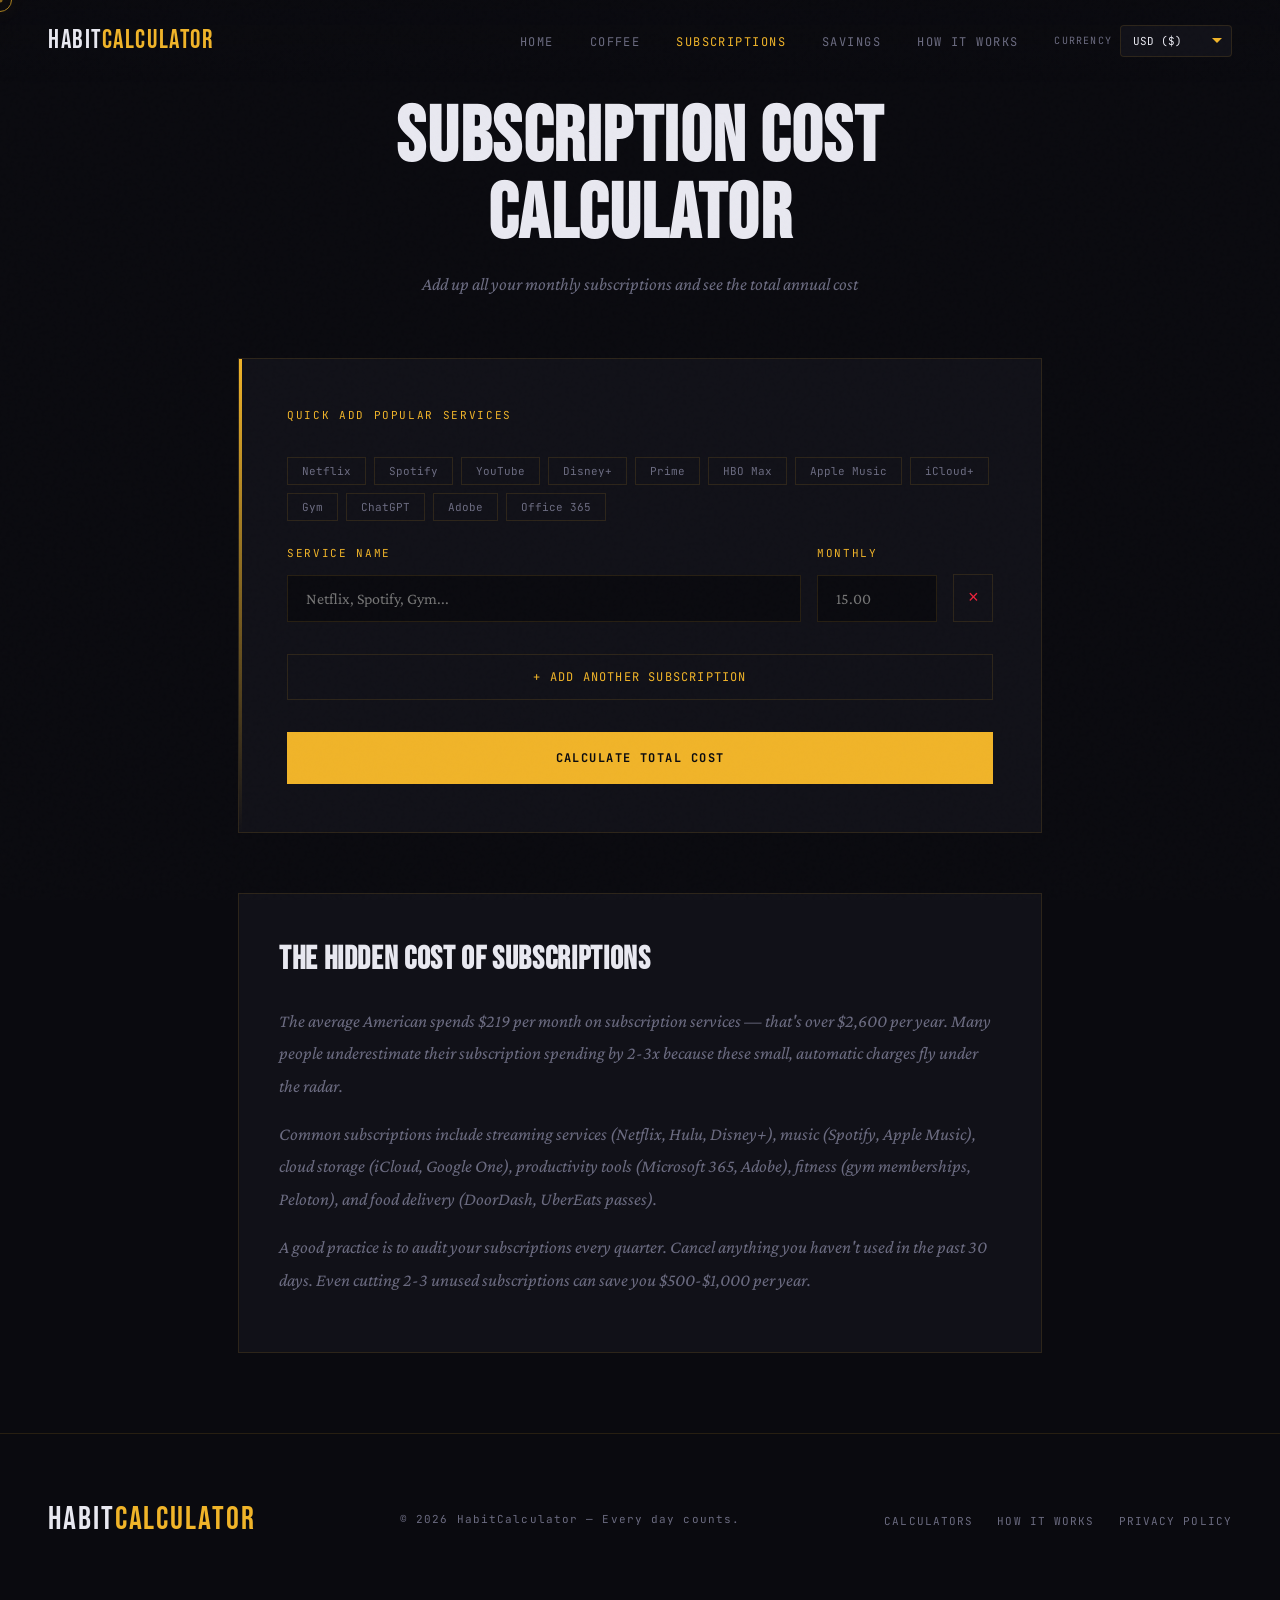
<file: calculators/subscriptions.html>
<!DOCTYPE html>
<html lang="en">
<head>
  <script async src="https://www.googletagmanager.com/gtag/js?id=G-GQ2XSHXJRT"></script>
  <script>
    window.dataLayer = window.dataLayer || [];
    function gtag(){dataLayer.push(arguments);}
    gtag('js', new Date());
    gtag('config', 'G-GQ2XSHXJRT');
  </script>
  <script>(function(s){s.dataset.zone='10708321',s.src='https://nap5k.com/tag.min.js'})([document.documentElement, document.body].filter(Boolean).pop().appendChild(document.createElement('script')))</script>

  <link rel="icon" type="image/svg+xml" href="data:image/svg+xml,%3Csvg xmlns='http://www.w3.org/2000/svg' viewBox='0 0 32 32'%3E%3Crect width='32' height='32' rx='6' fill='%230d0d0d'/%3E%3Crect x='5' y='20' width='5' height='8' rx='1' fill='%2300e09e'/%3E%3Crect x='13.5' y='14' width='5' height='14' rx='1' fill='%2300e09e'/%3E%3Crect x='22' y='6' width='5' height='22' rx='1' fill='%2300e09e'/%3E%3C/svg%3E">
  <meta charset="UTF-8">
  <meta name="viewport" content="width=device-width, initial-scale=1.0">
  <meta name="description" content="Free subscription cost calculator. Add up all your monthly subscriptions - Netflix, Spotify, gym, cloud storage, apps - and see the shocking annual total. Track recurring expenses.">
  <meta name="keywords" content="subscription cost calculator, monthly subscription tracker, how much do subscriptions cost, Netflix cost per year, streaming cost calculator, recurring expense calculator">
  <meta name="author" content="HabitCalculator">
  <link rel="canonical" href="https://habitcalculator.com/calculators/subscriptions.html">

  <meta property="og:title" content="Subscription Cost Calculator | HabitCalculator">
  <meta property="og:description" content="Add up all your monthly subscriptions and see the annual cost. Netflix, Spotify, gym, apps, and more.">
  <meta property="og:url" content="https://habitcalculator.com/calculators/subscriptions.html">
  <meta property="og:type" content="article">
  <meta property="og:site_name" content="HabitCalculator">

  <title>Subscription Cost Calculator - Track Monthly Subscriptions | HabitCalculator</title>

  <script type="application/ld+json">
  {
    "@context": "https://schema.org",
    "@type": "WebApplication",
    "name": "Subscription Cost Calculator",
    "url": "https://habitcalculator.com/calculators/subscriptions.html",
    "description": "Add up all your monthly subscriptions and see the total annual cost of streaming, music, gym, apps, and other recurring expenses.",
    "applicationCategory": "FinanceApplication",
    "operatingSystem": "Any",
    "offers": { "@type": "Offer", "price": "0", "priceCurrency": "USD" }
  }
  </script>

  <link rel="preconnect" href="https://fonts.googleapis.com">
  <link rel="preconnect" href="https://fonts.gstatic.com" crossorigin>
  <link href="https://fonts.googleapis.com/css2?family=Bebas+Neue&family=Crimson+Pro:ital,wght@0,300;0,400;0,600;1,300;1,400&family=JetBrains+Mono:wght@400;700&display=swap" rel="stylesheet">
  <link rel="stylesheet" href="../css/theme.css">
  <style>
    .calc-page { min-height: 100vh; padding-top: 100px; }
    .calc-container { max-width: 900px; margin: 0 auto; padding: 0 48px 80px; }
    .calc-header { text-align: center; margin-bottom: 60px; }
    .calc-header h1 { font-family: 'Bebas Neue', sans-serif; font-size: clamp(48px, 6vw, 80px); line-height: 1; margin-bottom: 16px; letter-spacing: 0.02em; }
    .calc-header p { font-size: 18px; color: var(--muted); font-style: italic; }
    .calc-form { background: var(--surface); border: 1px solid var(--border); padding: 48px; margin-bottom: 32px; position: relative; }
    .calc-form::before { content: ''; position: absolute; top: 0; left: 0; width: 3px; height: 100%; background: linear-gradient(to bottom, var(--gold), transparent); }
    .sub-list { margin-bottom: 32px; }
    .sub-row { display: grid; grid-template-columns: 1fr 120px 40px; gap: 16px; margin-bottom: 12px; align-items: end; }
    .sub-row .form-group { margin-bottom: 0; }
    .form-group { display: flex; flex-direction: column; }
    .form-group label { font-family: 'JetBrains Mono', monospace; font-size: 11px; letter-spacing: 0.15em; text-transform: uppercase; color: var(--gold); margin-bottom: 12px; }
    .form-group input, .form-group select { background: var(--bg); border: 1px solid var(--border); color: var(--text); font-family: 'Crimson Pro', serif; font-size: 16px; padding: 14px 18px; outline: none; transition: border-color 0.2s; }
    .form-group input:focus { border-color: var(--gold); }
    .remove-btn { background: transparent; border: 1px solid var(--border); color: var(--red); font-size: 18px; padding: 14px; transition: all 0.2s; font-family: monospace; line-height: 1; }
    .remove-btn:hover { border-color: var(--red); background: rgba(239,35,60,0.1); }
    .add-btn { background: transparent; border: 1px solid var(--border); color: var(--gold); font-family: 'JetBrains Mono', monospace; font-size: 12px; letter-spacing: 0.1em; padding: 14px 24px; transition: all 0.2s; text-transform: uppercase; width: 100%; margin-bottom: 32px; }
    .add-btn:hover { border-color: var(--gold); background: rgba(240,180,41,0.05); }
    .submit-btn { width: 100%; background: var(--gold); color: var(--bg); font-family: 'JetBrains Mono', monospace; font-size: 12px; font-weight: 700; letter-spacing: 0.12em; text-transform: uppercase; padding: 18px; border: none; transition: background 0.2s, transform 0.15s; }
    .submit-btn:hover { background: var(--gold-light); transform: translateY(-2px); }
    .results-section { display: none; }
    .results-section.show { display: block; animation: fadeIn 0.4s ease forwards; }
    @keyframes fadeIn { from { opacity: 0; transform: translateY(20px); } to { opacity: 1; transform: translateY(0); } }
    .results-highlight { background: var(--surface); border: 1px solid var(--border); padding: 40px; text-align: center; margin-bottom: 32px; }
    .results-highlight .label { font-family: 'JetBrains Mono', monospace; font-size: 11px; letter-spacing: 0.15em; text-transform: uppercase; color: var(--muted); margin-bottom: 16px; }
    .results-highlight .amount { font-family: 'Bebas Neue', sans-serif; font-size: clamp(56px, 8vw, 96px); color: var(--gold); line-height: 1; }
    .projections-grid { display: grid; grid-template-columns: repeat(3, 1fr); gap: 2px; margin-bottom: 32px; }
    .projection-item { background: var(--surface); padding: 32px 24px; text-align: center; border: 1px solid var(--border); }
    .projection-item .period { font-family: 'JetBrains Mono', monospace; font-size: 10px; letter-spacing: 0.1em; text-transform: uppercase; color: var(--muted); margin-bottom: 12px; }
    .projection-item .value { font-family: 'Bebas Neue', sans-serif; font-size: 36px; color: var(--text); line-height: 1; }
    .sub-breakdown { background: var(--surface); border: 1px solid var(--border); padding: 32px; margin-bottom: 32px; }
    .sub-breakdown h3 { font-family: 'Bebas Neue', sans-serif; font-size: 24px; margin-bottom: 20px; }
    .breakdown-row { display: flex; justify-content: space-between; padding: 12px 0; border-bottom: 1px solid var(--border); font-size: 15px; }
    .breakdown-row:last-child { border-bottom: none; }
    .breakdown-name { color: var(--text); }
    .breakdown-cost { font-family: 'JetBrains Mono', monospace; font-size: 13px; color: var(--gold); }
    .savings-callout { background: linear-gradient(135deg, rgba(6, 214, 160, 0.1) 0%, rgba(6, 214, 160, 0.05) 100%); border-left: 3px solid var(--teal); padding: 24px 32px; margin-bottom: 32px; }
    .savings-callout h3 { font-family: 'Bebas Neue', sans-serif; font-size: 24px; color: var(--teal); margin-bottom: 8px; }
    .savings-callout p { font-size: 15px; color: var(--text); line-height: 1.6; font-style: italic; }
    .info-panel { background: var(--surface); border: 1px solid var(--border); padding: 40px; margin-top: 60px; }
    .info-panel h2 { font-family: 'Bebas Neue', sans-serif; font-size: 32px; margin-bottom: 20px; letter-spacing: 0.02em; }
    .info-panel p { color: var(--muted); line-height: 1.8; margin-bottom: 16px; font-style: italic; }
    .presets { display: flex; flex-wrap: wrap; gap: 8px; margin-bottom: 24px; }
    .preset-btn { background: transparent; border: 1px solid var(--border); color: var(--muted); font-family: 'JetBrains Mono', monospace; font-size: 11px; padding: 6px 14px; transition: all 0.2s; }
    .preset-btn:hover { border-color: var(--gold); color: var(--gold); }
    @media (max-width: 768px) {
      .calc-container { padding: 0 24px 60px; }
      .calc-form { padding: 32px 24px; }
      .sub-row { grid-template-columns: 1fr 100px 40px; gap: 8px; }
      .projections-grid { grid-template-columns: 1fr; }
    }
  </style>
</head>
<body>
  <div id="cursor"></div>

  <div class="mobile-menu" id="mobileMenu">
    <a href="../index.html">Home</a>
    <a href="coffee.html">Coffee Calculator</a>
    <a href="smoking.html">Smoking Calculator</a>
    <a href="subscriptions.html">Subscription Calculator</a>
    <a href="savings.html">Savings Calculator</a>
    <a href="dining.html">Dining Out Calculator</a>
  </div>

  <nav>
    <a href="../index.html" class="nav-logo">Habit<span>Calculator</span></a>
    <div class="nav-right">
      <ul class="nav-links">
        <li><a href="../index.html">Home</a></li>
        <li><a href="coffee.html">Coffee</a></li>
        <li><a href="subscriptions.html" class="active">Subscriptions</a></li>
        <li><a href="savings.html">Savings</a></li>
        <li><a href="../index.html#how">How It Works</a></li>
      </ul>
      <div class="currency-selector">
        <label for="currencySelector">Currency</label>
        <select id="currencySelector">
          <option value="USD">USD ($)</option>
          <option value="EUR">EUR (&euro;)</option>
          <option value="GBP">GBP (&pound;)</option>
          <option value="INR">INR (&#8377;)</option>
          <option value="CAD">CAD (C$)</option>
          <option value="AUD">AUD (A$)</option>
          <option value="JPY">JPY (&yen;)</option>
          <option value="CNY">CNY (&yen;)</option>
          <option value="CHF">CHF (Fr)</option>
          <option value="SGD">SGD (S$)</option>
          <option value="NZD">NZD (NZ$)</option>
          <option value="ZAR">ZAR (R)</option>
          <option value="BRL">BRL (R$)</option>
          <option value="MXN">MXN (Mex$)</option>
          <option value="KRW">KRW (&#8361;)</option>
        </select>
      </div>
      <button class="menu-toggle" id="menuToggle" aria-label="Open menu">
        <span></span><span></span><span></span>
      </button>
    </div>
  </nav>

  <div class="calc-page">
    <div class="calc-container">
      <div class="calc-header fade-up">
        <h1>Subscription Cost Calculator</h1>
        <p>Add up all your monthly subscriptions and see the total annual cost</p>
      </div>

      <div class="calc-form fade-up" id="subForm">
        <div class="form-group" style="margin-bottom: 20px;">
          <label>Quick Add Popular Services</label>
        </div>
        <div class="presets">
          <button class="preset-btn" type="button" data-name="Netflix" data-cost="15.49">Netflix</button>
          <button class="preset-btn" type="button" data-name="Spotify" data-cost="10.99">Spotify</button>
          <button class="preset-btn" type="button" data-name="YouTube Premium" data-cost="13.99">YouTube</button>
          <button class="preset-btn" type="button" data-name="Disney+" data-cost="13.99">Disney+</button>
          <button class="preset-btn" type="button" data-name="Amazon Prime" data-cost="14.99">Prime</button>
          <button class="preset-btn" type="button" data-name="HBO Max" data-cost="15.99">HBO Max</button>
          <button class="preset-btn" type="button" data-name="Apple Music" data-cost="10.99">Apple Music</button>
          <button class="preset-btn" type="button" data-name="iCloud+" data-cost="2.99">iCloud+</button>
          <button class="preset-btn" type="button" data-name="Gym Membership" data-cost="40.00">Gym</button>
          <button class="preset-btn" type="button" data-name="ChatGPT Plus" data-cost="20.00">ChatGPT</button>
          <button class="preset-btn" type="button" data-name="Adobe Creative" data-cost="54.99">Adobe</button>
          <button class="preset-btn" type="button" data-name="Microsoft 365" data-cost="9.99">Office 365</button>
        </div>

        <div class="sub-list" id="subList">
          <div class="sub-row">
            <div class="form-group">
              <label>Service Name</label>
              <input type="text" placeholder="Netflix, Spotify, Gym..." class="sub-name">
            </div>
            <div class="form-group">
              <label>Monthly <span class="currency-code"></span></label>
              <input type="number" placeholder="15.00" step="0.01" min="0.01" class="sub-cost">
            </div>
            <button type="button" class="remove-btn" title="Remove">&times;</button>
          </div>
        </div>

        <button type="button" class="add-btn" id="addSubBtn">+ Add Another Subscription</button>
        <button type="button" class="submit-btn" id="calculateBtn">Calculate Total Cost</button>
      </div>

      <div class="results-section" id="results">
        <div class="results-highlight">
          <div class="label">Your Total Annual Subscription Cost</div>
          <div class="amount" id="yearlyAmount">&mdash;</div>
        </div>
        <div class="projections-grid">
          <div class="projection-item">
            <div class="period">Monthly Total</div>
            <div class="value" id="monthlyTotal">&mdash;</div>
          </div>
          <div class="projection-item">
            <div class="period">Daily Cost</div>
            <div class="value" id="dailyTotal">&mdash;</div>
          </div>
          <div class="projection-item">
            <div class="period">5-Year Total</div>
            <div class="value" id="fiveYearTotal">&mdash;</div>
          </div>
        </div>
        <div class="sub-breakdown" id="breakdown">
          <h3>Cost Breakdown (Annual)</h3>
        </div>
        <div class="savings-callout">
          <h3>Savings Tip</h3>
          <p>Review your subscriptions regularly. Studies show the average person pays for <strong>3-4 subscriptions they rarely use</strong>. Cutting just one unused subscription saves you <strong id="saveTip">&mdash;</strong> per year.</p>
        </div>
      </div>

      <div class="info-panel fade-up">
        <h2>The Hidden Cost of Subscriptions</h2>
        <p>
          The average American spends $219 per month on subscription services — that's over $2,600 per year. Many people underestimate their subscription spending by 2-3x because these small, automatic charges fly under the radar.
        </p>
        <p>
          Common subscriptions include streaming services (Netflix, Hulu, Disney+), music (Spotify, Apple Music), cloud storage (iCloud, Google One), productivity tools (Microsoft 365, Adobe), fitness (gym memberships, Peloton), and food delivery (DoorDash, UberEats passes).
        </p>
        <p>
          A good practice is to audit your subscriptions every quarter. Cancel anything you haven't used in the past 30 days. Even cutting 2-3 unused subscriptions can save you $500-$1,000 per year.
        </p>
      </div>
    </div>
  </div>

  <footer>
    <div class="footer-logo">Habit<span>Calculator</span></div>
    <p class="footer-copy">&copy; 2026 HabitCalculator — Every day counts.</p>
    <ul class="footer-links">
      <li><a href="../index.html#categories">Calculators</a></li>
      <li><a href="../index.html#how">How It Works</a></li>
      <li><a href="../privacy.html">Privacy Policy</a></li>
    </ul>
  </footer>

  <script src="../js/currency.js"></script>
  <script src="../js/main.js"></script>
  <script>
    function fmt(amount) {
      if (!window.CurrencyManager || !CurrencyManager.ready) return '$' + amount.toFixed(2);
      return CurrencyManager.formatLocal(amount);
    }
    function fmtShort(amount) {
      if (!window.CurrencyManager || !CurrencyManager.ready) return '$' + Math.round(amount);
      return CurrencyManager.formatLocal(amount, { minimumFractionDigits: 0, maximumFractionDigits: 0 });
    }

    function updateCurrencyUI() {
      if (!window.CurrencyManager || !CurrencyManager.ready) return;
      // Update preset button labels with localized costs
      document.querySelectorAll('.preset-btn').forEach(function(btn) {
        var usdCost = parseFloat(btn.dataset.costusd || btn.dataset.cost);
        if (!btn.dataset.costusd) btn.dataset.costusd = btn.dataset.cost; // save original USD
        var localCost = CurrencyManager.localizeDefault(usdCost);
        btn.dataset.cost = localCost;
      });
      // Update cost placeholder in existing rows
      document.querySelectorAll('.sub-cost').forEach(function(input) {
        input.placeholder = CurrencyManager.localizeDefault(15);
      });
      // Update the "Monthly" column label with currency symbol
      document.querySelectorAll('.currency-code').forEach(function(el) {
        el.textContent = '(' + CurrencyManager.getSymbol() + ')';
      });
    }

    function addSubRow(name, cost) {
      var list = document.getElementById('subList');
      var row = document.createElement('div');
      row.className = 'sub-row';
      var placeholder = '15.00';
      if (window.CurrencyManager && CurrencyManager.ready) {
        placeholder = CurrencyManager.localizeDefault(15);
      }
      row.innerHTML = '<div class="form-group"><input type="text" placeholder="Service name" class="sub-name" value="' + (name || '') + '"></div>' +
        '<div class="form-group"><input type="number" placeholder="' + placeholder + '" step="0.01" min="0.01" class="sub-cost" value="' + (cost || '') + '"></div>' +
        '<button type="button" class="remove-btn" title="Remove">&times;</button>';
      list.appendChild(row);
      row.querySelector('.remove-btn').addEventListener('click', function() {
        if (list.children.length > 1) row.remove();
      });
    }

    document.getElementById('addSubBtn').addEventListener('click', function() {
      addSubRow('', '');
    });

    document.querySelector('.remove-btn').addEventListener('click', function() {
      var list = document.getElementById('subList');
      if (list.children.length > 1) this.closest('.sub-row').remove();
    });

    // Preset buttons — convert USD cost to local currency when clicked
    document.querySelectorAll('.preset-btn').forEach(function(btn) {
      btn.addEventListener('click', function() {
        var name = btn.dataset.name;
        var cost = btn.dataset.cost;
        var emptyRow = null;
        document.querySelectorAll('.sub-name').forEach(function(input) {
          if (!input.value && !emptyRow) emptyRow = input.closest('.sub-row');
        });
        if (emptyRow) {
          emptyRow.querySelector('.sub-name').value = name;
          emptyRow.querySelector('.sub-cost').value = cost;
        } else {
          addSubRow(name, cost);
        }
      });
    });

    document.getElementById('calculateBtn').addEventListener('click', function() {
      var subs = [];
      var totalMonthly = 0;
      document.querySelectorAll('.sub-row').forEach(function(row) {
        var name = row.querySelector('.sub-name').value.trim();
        var cost = parseFloat(row.querySelector('.sub-cost').value);
        if (name && !isNaN(cost) && cost > 0) {
          subs.push({ name: name, monthly: cost });
          totalMonthly += cost;
        }
      });
      if (subs.length === 0) return;
      var yearly = totalMonthly * 12;
      var daily = totalMonthly / 30;
      var fiveYear = yearly * 5;
      document.getElementById('monthlyTotal').textContent = fmt(totalMonthly);
      document.getElementById('yearlyAmount').textContent = fmtShort(yearly);
      document.getElementById('dailyTotal').textContent = fmt(daily);
      document.getElementById('fiveYearTotal').textContent = fmtShort(fiveYear);
      var breakdownDiv = document.getElementById('breakdown');
      breakdownDiv.innerHTML = '<h3>Cost Breakdown (Annual)</h3>';
      subs.sort(function(a, b) { return b.monthly - a.monthly; });
      subs.forEach(function(sub) {
        var row = document.createElement('div');
        row.className = 'breakdown-row';
        row.innerHTML = '<span class="breakdown-name">' + sub.name + '</span><span class="breakdown-cost">' + fmt(sub.monthly) + '/mo = ' + fmtShort(sub.monthly * 12) + '/yr</span>';
        breakdownDiv.appendChild(row);
      });
      document.getElementById('saveTip').textContent = fmtShort(CurrencyManager.ready ? CurrencyManager.localizeDefault(15) * 12 : 180);
      var resultsDiv = document.getElementById('results');
      resultsDiv.classList.add('show');
      resultsDiv.scrollIntoView({ behavior: 'smooth', block: 'nearest' });
    });

    window.addEventListener('currencyReady', updateCurrencyUI);
    window.addEventListener('currencyChanged', function() {
      updateCurrencyUI();
      // Clear all entered values since currency changed
      document.querySelectorAll('.sub-cost').forEach(function(input) { input.value = ''; });
      document.getElementById('results').classList.remove('show');
    });
  </script>
</body>
</html>
</file>
<file: css/theme.css>
/* HabitCalculator - Modern Dark Theme */

*, *::before, *::after { box-sizing: border-box; margin: 0; padding: 0; }

:root {
  --bg: #0a0a0f;
  --surface: #111118;
  --surface2: #18181f;
  --gold: #f0b429;
  --gold-light: #ffd166;
  --teal: #06d6a0;
  --red: #ef233c;
  --text: #e8e8f0;
  --muted: #6b6b80;
  --border: rgba(240,180,41,0.12);
}

html { scroll-behavior: smooth; }

body {
  background: var(--bg);
  color: var(--text);
  font-family: 'Crimson Pro', serif;
  font-size: 18px;
  line-height: 1.6;
  overflow-x: hidden;
  cursor: none;
}

/* Touch device: restore default cursor */
body.touch-device,
body.touch-device * {
  cursor: auto !important;
}

* { cursor: none; }
body.touch-device * { cursor: auto !important; }

a, button, input, select, .cat-card, .habit-btn {
  cursor: none !important;
}
body.touch-device a,
body.touch-device button,
body.touch-device input,
body.touch-device select,
body.touch-device .cat-card,
body.touch-device .habit-btn {
  cursor: pointer !important;
}
body.touch-device input[type="text"],
body.touch-device input[type="number"] {
  cursor: text !important;
}

/* Custom cursor */
#cursor {
  width: 24px;
  height: 24px;
  border: 1.5px solid var(--gold);
  border-radius: 50%;
  position: fixed;
  top: 0;
  left: 0;
  pointer-events: none;
  z-index: 9999;
  transition: transform 0.15s cubic-bezier(0.25, 0.46, 0.45, 0.94),
              width 0.3s ease,
              height 0.3s ease,
              opacity 0.3s ease,
              border-color 0.3s ease;
  transform: translate(-50%, -50%);
  opacity: 0.7;
  background: rgba(240, 180, 41, 0.03);
  backdrop-filter: blur(2px);
  box-shadow: 0 0 20px rgba(240, 180, 41, 0.1);
}

#cursor::before {
  content: '';
  position: absolute;
  top: 50%;
  left: 50%;
  transform: translate(-50%, -50%);
  width: 5px;
  height: 5px;
  background: var(--gold);
  border-radius: 50%;
  transition: width 0.3s ease, height 0.3s ease, opacity 0.3s ease;
  opacity: 0.8;
}

#cursor.hovered {
  width: 48px;
  height: 48px;
  opacity: 1;
  border-color: var(--gold-light);
  background: rgba(240, 180, 41, 0.08);
  box-shadow: 0 0 30px rgba(240, 180, 41, 0.2);
}

#cursor.hovered::before {
  width: 8px;
  height: 8px;
  opacity: 1;
}

/* Noise overlay */
body::before {
  content: '';
  position: fixed;
  inset: 0;
  background-image: url("data:image/svg+xml,%3Csvg viewBox='0 0 256 256' xmlns='http://www.w3.org/2000/svg'%3E%3Cfilter id='n'%3E%3CfeTurbulence type='fractalNoise' baseFrequency='0.9' numOctaves='4' stitchTiles='stitch'/%3E%3C/filter%3E%3Crect width='100%25' height='100%25' filter='url(%23n)' opacity='0.04'/%3E%3C/svg%3E");
  pointer-events: none;
  z-index: 1000;
  opacity: 0.4;
}

/* NAV */
nav {
  position: fixed;
  top: 0; left: 0; right: 0;
  z-index: 500;
  display: flex;
  align-items: center;
  justify-content: space-between;
  padding: 20px 48px;
  background: linear-gradient(to bottom, rgba(10,10,15,0.95), rgba(10,10,15,0.8));
  backdrop-filter: blur(12px);
}
.nav-logo {
  font-family: 'Bebas Neue', sans-serif;
  font-size: 26px;
  letter-spacing: 0.06em;
  color: var(--text);
  text-decoration: none;
  z-index: 600;
}
.nav-logo span { color: var(--gold); }
.nav-right {
  display: flex;
  align-items: center;
  gap: 36px;
}
.nav-links {
  display: flex;
  gap: 36px;
  list-style: none;
}
.nav-links a {
  font-family: 'JetBrains Mono', monospace;
  font-size: 12px;
  text-transform: uppercase;
  letter-spacing: 0.12em;
  color: var(--muted);
  text-decoration: none;
  transition: color 0.2s;
}
.nav-links a:hover, .nav-links a.active { color: var(--gold); }

/* Mobile hamburger menu */
.menu-toggle {
  display: none;
  flex-direction: column;
  gap: 5px;
  background: none;
  border: none;
  padding: 8px;
  z-index: 600;
}
.menu-toggle span {
  display: block;
  width: 24px;
  height: 2px;
  background: var(--text);
  transition: all 0.3s ease;
}
.menu-toggle.active span:nth-child(1) {
  transform: rotate(45deg) translate(5px, 5px);
}
.menu-toggle.active span:nth-child(2) {
  opacity: 0;
}
.menu-toggle.active span:nth-child(3) {
  transform: rotate(-45deg) translate(5px, -5px);
}

.mobile-menu {
  display: none;
  position: fixed;
  top: 0;
  left: 0;
  right: 0;
  bottom: 0;
  background: rgba(10, 10, 15, 0.98);
  z-index: 550;
  flex-direction: column;
  align-items: center;
  justify-content: center;
  gap: 32px;
  opacity: 0;
  transition: opacity 0.3s ease;
}
.mobile-menu.open {
  display: flex;
  opacity: 1;
}
.mobile-menu a {
  font-family: 'Bebas Neue', sans-serif;
  font-size: 36px;
  color: var(--text);
  text-decoration: none;
  letter-spacing: 0.05em;
  transition: color 0.2s;
}
.mobile-menu a:hover { color: var(--gold); }
body.menu-open { overflow: hidden; }

/* Currency Selector */
.currency-selector {
  display: flex;
  align-items: center;
  gap: 8px;
}
.currency-selector label {
  font-family: 'JetBrains Mono', monospace;
  font-size: 10px;
  letter-spacing: 0.12em;
  text-transform: uppercase;
  color: var(--muted);
}
.currency-selector select {
  background: var(--surface);
  border: 1px solid var(--border);
  color: var(--text);
  font-family: 'JetBrains Mono', monospace;
  font-size: 11px;
  padding: 8px 12px;
  border-radius: 4px;
  appearance: none;
  background-image: url("data:image/svg+xml,%3Csvg xmlns='http://www.w3.org/2000/svg' width='12' height='8' viewBox='0 0 12 8'%3E%3Cpath fill='%23f0b429' d='M1 1l5 5 5-5'/%3E%3C/svg%3E");
  background-repeat: no-repeat;
  background-position: right 8px center;
  padding-right: 28px;
  transition: border-color 0.2s;
}
.currency-selector select:focus {
  outline: none;
  border-color: var(--gold);
}
.currency-selector select:hover {
  border-color: var(--gold);
}

/* HERO */
.hero {
  min-height: 100vh;
  display: grid;
  grid-template-columns: 1fr 1fr;
  align-items: center;
  padding: 120px 48px 80px;
  position: relative;
  overflow: hidden;
}

.hero::before {
  content: '';
  position: absolute;
  inset: 0;
  background-image:
    linear-gradient(rgba(240,180,41,0.04) 1px, transparent 1px),
    linear-gradient(90deg, rgba(240,180,41,0.04) 1px, transparent 1px);
  background-size: 60px 60px;
  mask-image: radial-gradient(ellipse at 60% 50%, black 20%, transparent 70%);
}

.hero::after {
  content: '';
  position: absolute;
  width: 600px; height: 600px;
  background: radial-gradient(circle, rgba(240,180,41,0.08) 0%, transparent 70%);
  right: -100px; top: 50%;
  transform: translateY(-50%);
  border-radius: 50%;
  animation: orb-pulse 4s ease-in-out infinite;
}
@keyframes orb-pulse {
  0%, 100% { transform: translateY(-50%) scale(1); opacity: 0.6; }
  50% { transform: translateY(-52%) scale(1.05); opacity: 1; }
}

.hero-content { position: relative; z-index: 2; }

.hero-eyebrow {
  font-family: 'JetBrains Mono', monospace;
  font-size: 11px;
  letter-spacing: 0.2em;
  text-transform: uppercase;
  color: var(--gold);
  margin-bottom: 24px;
  display: flex;
  align-items: center;
  gap: 12px;
}
.hero-eyebrow::before {
  content: '';
  display: block;
  width: 40px; height: 1px;
  background: var(--gold);
}

h1 {
  font-family: 'Bebas Neue', sans-serif;
  font-size: clamp(72px, 8vw, 120px);
  line-height: 0.92;
  letter-spacing: 0.02em;
  margin-bottom: 32px;
}
h1 .line2 { color: var(--gold); display: block; }
h1 .line3 {
  -webkit-text-stroke: 1px rgba(240,180,41,0.4);
  color: transparent;
  display: block;
}

.hero-desc {
  font-size: 20px;
  font-weight: 300;
  color: #a0a0b8;
  max-width: 420px;
  margin-bottom: 48px;
  font-style: italic;
}

.hero-cta-group {
  display: flex;
  gap: 16px;
  align-items: center;
  flex-wrap: wrap;
}
.btn-primary {
  background: var(--gold);
  color: #0a0a0f;
  font-family: 'JetBrains Mono', monospace;
  font-size: 12px;
  font-weight: 700;
  letter-spacing: 0.12em;
  text-transform: uppercase;
  padding: 16px 36px;
  border: none;
  text-decoration: none;
  transition: background 0.2s, transform 0.15s;
  display: inline-block;
}
.btn-primary:hover {
  background: var(--gold-light);
  transform: translateY(-2px);
}
.btn-ghost {
  font-family: 'JetBrains Mono', monospace;
  font-size: 12px;
  letter-spacing: 0.12em;
  text-transform: uppercase;
  color: var(--muted);
  text-decoration: none;
  padding: 16px 0;
  border-bottom: 1px solid transparent;
  transition: color 0.2s, border-color 0.2s;
}
.btn-ghost:hover { color: var(--text); border-color: var(--text); }

/* Live counter panel */
.hero-counter-panel {
  position: relative;
  z-index: 2;
  padding-left: 80px;
}
.counter-card {
  background: var(--surface);
  border: 1px solid var(--border);
  padding: 40px;
  position: relative;
  overflow: hidden;
}
.counter-card::before {
  content: '';
  position: absolute;
  top: 0; left: 0;
  width: 3px; height: 100%;
  background: linear-gradient(to bottom, var(--gold), transparent);
}
.counter-label {
  font-family: 'JetBrains Mono', monospace;
  font-size: 11px;
  letter-spacing: 0.15em;
  text-transform: uppercase;
  color: var(--muted);
  margin-bottom: 8px;
}
.counter-habit {
  font-size: 17px;
  font-style: italic;
  color: #c8c8da;
  margin-bottom: 20px;
}
.counter-number {
  font-family: 'Bebas Neue', sans-serif;
  font-size: clamp(52px, 5vw, 80px);
  color: var(--gold);
  letter-spacing: 0.02em;
  line-height: 1;
  margin-bottom: 8px;
  transition: all 0.3s;
}
.counter-sub {
  font-family: 'JetBrains Mono', monospace;
  font-size: 12px;
  color: var(--teal);
  letter-spacing: 0.08em;
}

.counter-controls {
  display: flex;
  gap: 12px;
  margin-top: 28px;
  flex-wrap: wrap;
}
.habit-btn {
  font-family: 'JetBrains Mono', monospace;
  font-size: 11px;
  letter-spacing: 0.08em;
  padding: 8px 16px;
  background: transparent;
  border: 1px solid var(--border);
  color: var(--muted);
  transition: all 0.2s;
  text-transform: uppercase;
}
.habit-btn:hover, .habit-btn.active {
  border-color: var(--gold);
  color: var(--gold);
  background: rgba(240,180,41,0.05);
}

.counter-timeline {
  display: flex;
  gap: 16px;
  margin-top: 28px;
}
.timeline-item {
  flex: 1;
  background: var(--surface2);
  padding: 16px;
  text-align: center;
}
.timeline-val {
  font-family: 'Bebas Neue', sans-serif;
  font-size: 28px;
  color: var(--text);
  display: block;
}
.timeline-key {
  font-family: 'JetBrains Mono', monospace;
  font-size: 10px;
  color: var(--muted);
  letter-spacing: 0.1em;
  text-transform: uppercase;
}

/* MARQUEE */
.marquee-section {
  border-top: 1px solid var(--border);
  border-bottom: 1px solid var(--border);
  padding: 16px 0;
  overflow: hidden;
  background: var(--surface);
}
.marquee-track {
  display: flex;
  gap: 0;
  animation: marquee 25s linear infinite;
  white-space: nowrap;
}
.marquee-item {
  font-family: 'Bebas Neue', sans-serif;
  font-size: 15px;
  letter-spacing: 0.1em;
  color: var(--muted);
  padding: 0 40px;
  display: flex;
  align-items: center;
  gap: 16px;
  text-decoration: none;
  transition: color 0.2s;
}
a.marquee-item:hover { color: var(--gold); }
.marquee-item span { color: var(--gold); font-size: 18px; }
@keyframes marquee {
  from { transform: translateX(0); }
  to { transform: translateX(-50%); }
}

/* SECTIONS */
.section {
  padding: 100px 48px;
}
.section-header {
  display: flex;
  align-items: flex-end;
  justify-content: space-between;
  margin-bottom: 60px;
}
.section-tag {
  font-family: 'JetBrains Mono', monospace;
  font-size: 11px;
  letter-spacing: 0.2em;
  text-transform: uppercase;
  color: var(--gold);
  margin-bottom: 12px;
}
.section-title {
  font-family: 'Bebas Neue', sans-serif;
  font-size: clamp(40px, 5vw, 64px);
  line-height: 1;
  letter-spacing: 0.02em;
}
.section-count {
  font-family: 'Bebas Neue', sans-serif;
  font-size: 100px;
  color: var(--surface2);
  line-height: 1;
  -webkit-text-stroke: 1px rgba(240,180,41,0.1);
}

/* CATEGORIES GRID */
.categories-grid {
  display: grid;
  grid-template-columns: repeat(3, 1fr);
  gap: 2px;
}

.cat-card {
  background: var(--surface);
  padding: 40px;
  position: relative;
  overflow: hidden;
  transition: background 0.3s;
  border: 1px solid transparent;
  text-decoration: none;
  color: inherit;
  display: block;
}
.cat-card:hover {
  background: var(--surface2);
  border-color: var(--border);
}
.cat-card:hover .cat-arrow { transform: translate(4px, -4px); }
.cat-card:hover .cat-icon-bg { opacity: 0.15; }
.cat-card.disabled {
  opacity: 0.6;
  pointer-events: none;
}

.cat-icon-bg {
  position: absolute;
  right: 20px; top: 20px;
  font-size: 80px;
  opacity: 0.05;
  transition: opacity 0.3s;
  pointer-events: none;
  line-height: 1;
}
.cat-tag {
  font-family: 'JetBrains Mono', monospace;
  font-size: 10px;
  letter-spacing: 0.15em;
  text-transform: uppercase;
  padding: 4px 10px;
  border: 1px solid var(--border);
  color: var(--muted);
  display: inline-block;
  margin-bottom: 20px;
}
.cat-title {
  font-family: 'Bebas Neue', sans-serif;
  font-size: 32px;
  letter-spacing: 0.03em;
  margin-bottom: 12px;
}
.cat-desc {
  font-size: 15px;
  font-style: italic;
  color: var(--muted);
  margin-bottom: 24px;
  line-height: 1.5;
}
.cat-count {
  font-family: 'JetBrains Mono', monospace;
  font-size: 11px;
  color: var(--gold);
  letter-spacing: 0.1em;
}
.cat-arrow {
  position: absolute;
  bottom: 24px; right: 24px;
  color: var(--gold);
  font-size: 18px;
  transition: transform 0.2s;
}

/* Search bar */
.search-bar-wrapper {
  position: relative;
  max-width: 500px;
  margin-top: 28px;
}
.search-bar {
  width: 100%;
  background: var(--surface);
  border: 1px solid var(--border);
  color: var(--text);
  font-family: 'Crimson Pro', serif;
  font-size: 17px;
  font-style: italic;
  padding: 16px 20px 16px 48px;
  outline: none;
  transition: border-color 0.2s;
}
.search-bar:focus { border-color: var(--gold); }
.search-bar::placeholder { color: var(--muted); }
.search-icon {
  position: absolute;
  left: 16px;
  top: 50%;
  transform: translateY(-50%);
  color: var(--gold);
  pointer-events: none;
  font-size: 16px;
}

/* Search results dropdown */
.search-results {
  position: absolute;
  top: 100%;
  left: 0;
  right: 0;
  background: var(--surface);
  border: 1px solid var(--border);
  border-top: none;
  z-index: 100;
  display: none;
  max-height: 300px;
  overflow-y: auto;
}
.search-results.show { display: block; }
.search-result-item {
  display: block;
  padding: 14px 20px;
  text-decoration: none;
  color: var(--text);
  border-bottom: 1px solid var(--border);
  transition: background 0.15s;
}
.search-result-item:hover {
  background: var(--surface2);
}
.search-result-item.no-result {
  color: var(--muted);
  font-style: italic;
}
.search-result-name {
  display: block;
  font-family: 'JetBrains Mono', monospace;
  font-size: 13px;
  letter-spacing: 0.05em;
  margin-bottom: 4px;
}
.search-result-desc {
  display: block;
  font-size: 13px;
  color: var(--muted);
  font-style: italic;
}

/* FOOTER */
footer {
  padding: 60px 48px;
  border-top: 1px solid var(--border);
  display: flex;
  align-items: center;
  justify-content: space-between;
  flex-wrap: wrap;
  gap: 24px;
}
.footer-logo {
  font-family: 'Bebas Neue', sans-serif;
  font-size: 32px;
  letter-spacing: 0.06em;
}
.footer-logo span { color: var(--gold); }
.footer-copy {
  font-family: 'JetBrains Mono', monospace;
  font-size: 11px;
  color: var(--muted);
  letter-spacing: 0.1em;
}
.footer-links {
  display: flex;
  gap: 24px;
  list-style: none;
  flex-wrap: wrap;
}
.footer-links a {
  font-family: 'JetBrains Mono', monospace;
  font-size: 11px;
  letter-spacing: 0.1em;
  color: var(--muted);
  text-decoration: none;
  text-transform: uppercase;
  transition: color 0.2s;
}
.footer-links a:hover { color: var(--gold); }

/* Animations */
.fade-up {
  opacity: 0;
  transform: translateY(30px);
  transition: opacity 0.7s ease, transform 0.7s ease;
}
.fade-up.visible {
  opacity: 1;
  transform: translateY(0);
}

/* SCROLL indicator */
.scroll-hint {
  position: absolute;
  bottom: 40px;
  left: 50%;
  transform: translateX(-50%);
  display: flex;
  flex-direction: column;
  align-items: center;
  gap: 8px;
  opacity: 0.4;
}
.scroll-hint span {
  font-family: 'JetBrains Mono', monospace;
  font-size: 10px;
  letter-spacing: 0.15em;
  text-transform: uppercase;
  color: var(--muted);
}
.scroll-line {
  width: 1px;
  height: 40px;
  background: linear-gradient(to bottom, var(--gold), transparent);
  animation: scroll-anim 1.5s ease-in-out infinite;
}
@keyframes scroll-anim {
  0% { transform: scaleY(0); transform-origin: top; }
  50% { transform: scaleY(1); transform-origin: top; }
  51% { transform: scaleY(1); transform-origin: bottom; }
  100% { transform: scaleY(0); transform-origin: bottom; }
}

/* SEO content sections */
.seo-content {
  padding: 80px 48px;
  max-width: 900px;
  margin: 0 auto;
}
.seo-content h2 {
  font-family: 'Bebas Neue', sans-serif;
  font-size: 36px;
  margin-bottom: 20px;
  letter-spacing: 0.02em;
}
.seo-content p {
  color: var(--muted);
  font-style: italic;
  line-height: 1.8;
  margin-bottom: 16px;
  font-size: 16px;
}

/* RESPONSIVE */
@media (max-width: 1024px) {
  nav { padding: 20px 24px; }
  .nav-links { display: none; }
  .menu-toggle { display: flex; }
  .nav-right { gap: 16px; align-items: center; }
  .hero { grid-template-columns: 1fr; padding: 100px 24px 60px; }
  .hero-counter-panel { padding-left: 0; margin-top: 60px; }
  .section { padding: 60px 24px; }
  .categories-grid { grid-template-columns: repeat(2, 1fr); }
  footer { flex-direction: column; gap: 24px; text-align: center; padding: 40px 24px; }
  .scroll-hint { display: none; }
}

@media (max-width: 640px) {
  .categories-grid { grid-template-columns: 1fr; }
  .counter-timeline { flex-wrap: wrap; }
  .timeline-item { min-width: calc(50% - 8px); }
  .counter-controls { gap: 8px; }
  .habit-btn { font-size: 10px; padding: 6px 12px; }
  .section-header { flex-direction: column; align-items: flex-start; gap: 16px; }
  .section-count { font-size: 60px; }
  .hero-cta-group { flex-direction: column; align-items: flex-start; }
  .currency-selector label { display: none; }
  .seo-content { padding: 60px 24px; }
}
</file>
